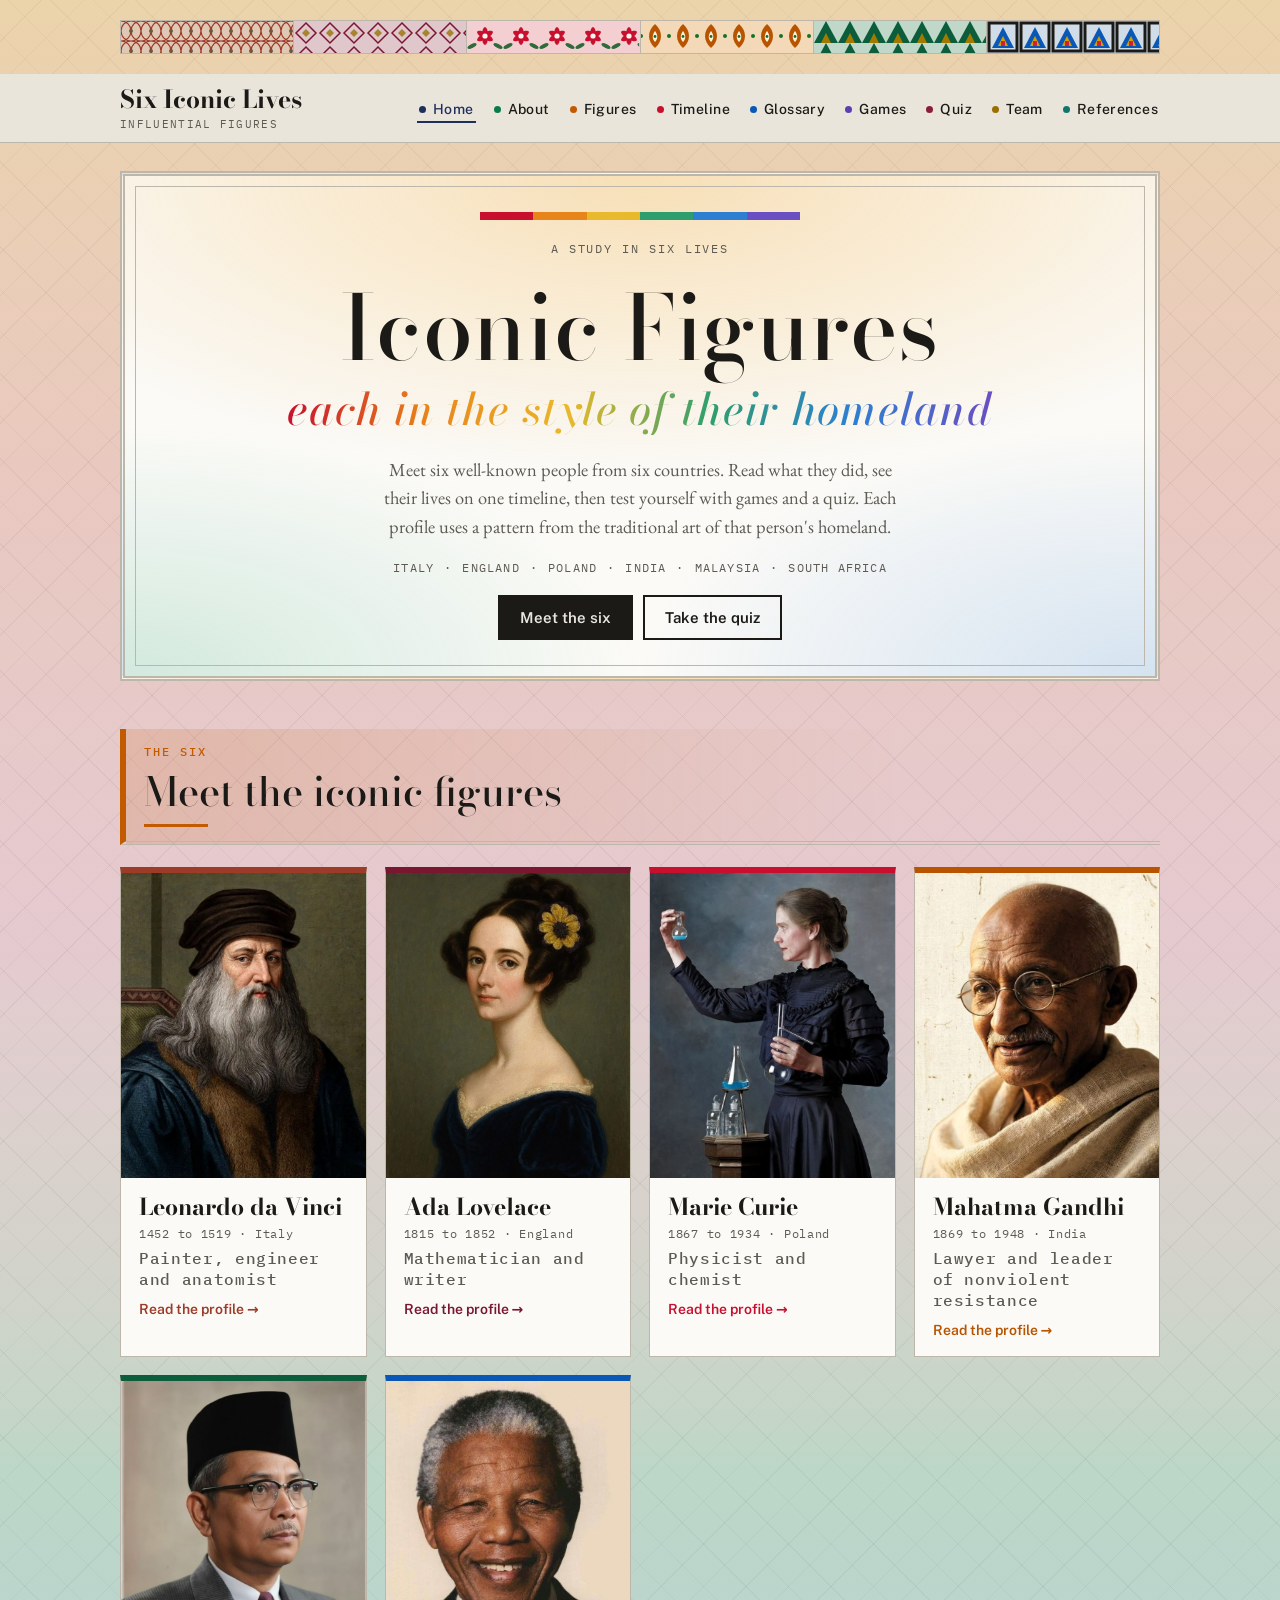
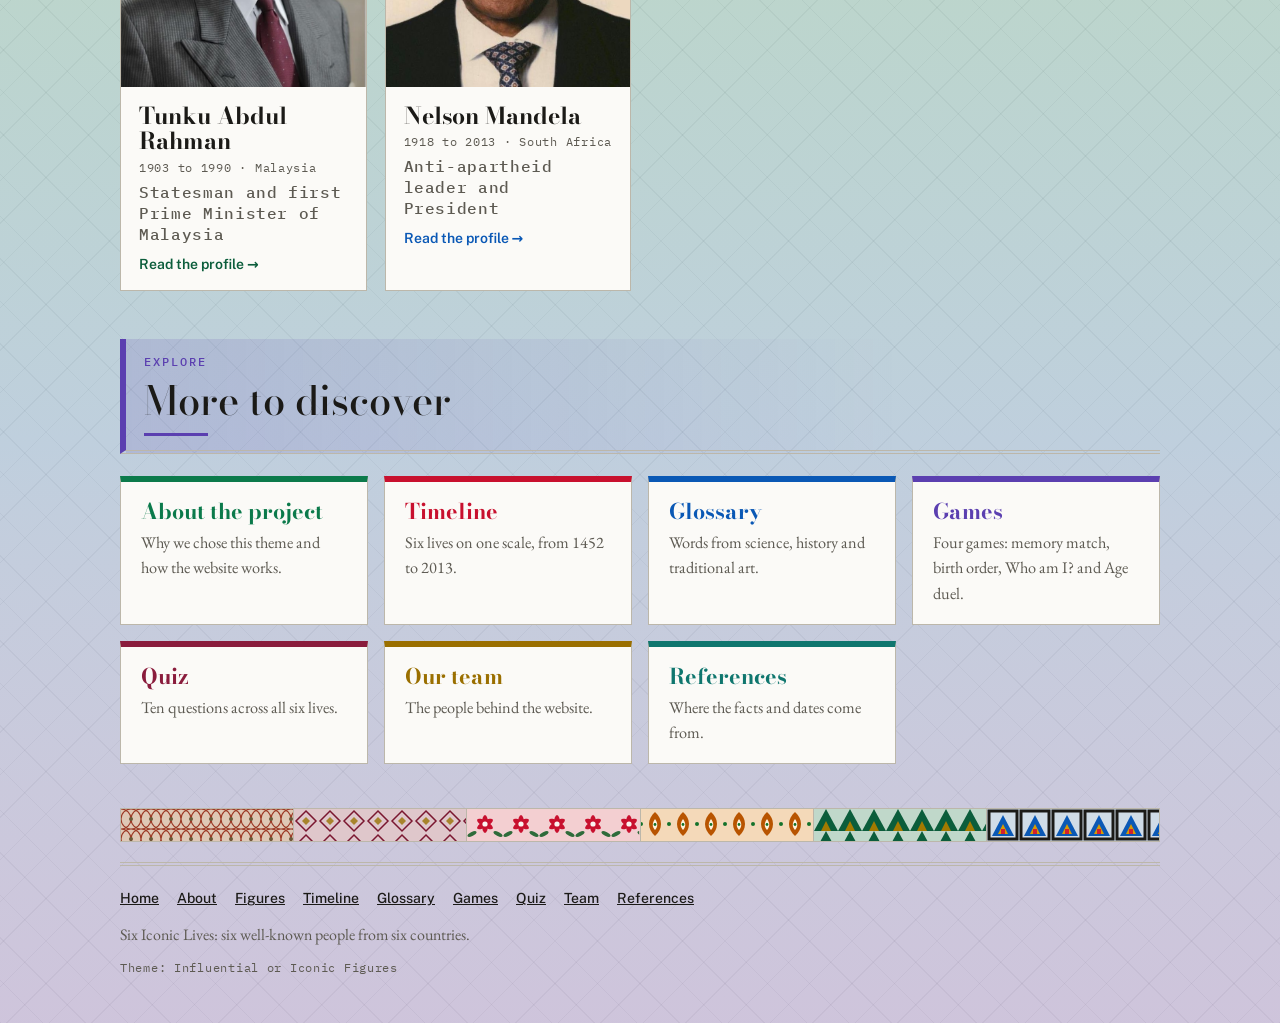
<file: index.html>
<!doctype html>
<html lang="en">
<head>
<meta charset="utf-8">
<meta name="viewport" content="width=device-width, initial-scale=1">
<title>Home | Six Iconic Lives</title>
<meta name="description" content="Six iconic figures from six countries, each presented in the traditional style of their homeland.">
<link rel="preconnect" href="https://fonts.googleapis.com">
<link rel="preconnect" href="https://fonts.gstatic.com" crossorigin>
<link rel="stylesheet" href="https://fonts.googleapis.com/css2?family=Bodoni+Moda:ital,opsz,wght@0,6..96,500;0,6..96,700;1,6..96,500&amp;family=EB+Garamond:ital,wght@0,400;0,500;0,600;1,400&amp;family=IBM+Plex+Mono:wght@400;500&amp;family=Public+Sans:wght@400;500;600&amp;display=swap">
<link rel="stylesheet" href="style.css">
</head>
<body class="p-home">
<a class="skip" href="#main">Skip to the main content</a>
<div class="wrap"><div class="ribbon" aria-hidden="true"><div class="t-leonardo"><svg class="band " width="100%" height="32" aria-hidden="true" focusable="false"><defs><pattern id="p1" width="20" height="20" patternUnits="userSpaceOnUse"><circle cx="0" cy="10" r="10" style="fill:none;stroke:var(--t-accent);stroke-width:1.2"/><circle cx="10" cy="10" r="10" style="fill:none;stroke:var(--t-accent);stroke-width:1.2"/><circle cx="20" cy="10" r="10" style="fill:none;stroke:var(--t-accent);stroke-width:1.2"/><circle cx="10" cy="10" r="2" style="fill:var(--t-accent2)"/></pattern></defs><rect width="100%" height="32" fill="url(#p1)"/></svg></div><div class="t-lovelace"><svg class="band " width="100%" height="32" aria-hidden="true" focusable="false"><defs><pattern id="p2" width="24" height="24" patternUnits="userSpaceOnUse"><polygon points="12,2 22,12 12,22 2,12" style="fill:none;stroke:var(--t-accent);stroke-width:1.5"/><polygon points="12,8 16,12 12,16 8,12" style="fill:var(--t-accent2)"/></pattern></defs><rect width="100%" height="32" fill="url(#p2)"/></svg></div><div class="t-curie"><svg class="band " width="100%" height="32" aria-hidden="true" focusable="false"><defs><pattern id="p3" width="36" height="32" patternUnits="userSpaceOnUse"><g transform="translate(18 15)"><ellipse rx="3.2" ry="9" style="fill:var(--t-accent)"/><ellipse rx="3.2" ry="9" transform="rotate(60)" style="fill:var(--t-accent)"/><ellipse rx="3.2" ry="9" transform="rotate(120)" style="fill:var(--t-accent)"/><circle r="2.6" style="fill:var(--t-bg)"/></g><ellipse cx="5" cy="25" rx="5" ry="2" transform="rotate(-28 5 25)" style="fill:var(--t-accent2)"/><ellipse cx="31" cy="25" rx="5" ry="2" transform="rotate(28 31 25)" style="fill:var(--t-accent2)"/></pattern></defs><rect width="100%" height="32" fill="url(#p3)"/></svg></div><div class="t-gandhi"><svg class="band " width="100%" height="32" aria-hidden="true" focusable="false"><defs><pattern id="p4" width="28" height="30" patternUnits="userSpaceOnUse"><path d="M14 3 C22 10 22 20 14 27 C6 20 6 10 14 3Z" style="fill:var(--t-accent)"/><path d="M14 10 C17 14 17 18 14 21 C11 18 11 14 14 10Z" style="fill:var(--t-bg)"/><circle cx="14" cy="15.5" r="1.4" style="fill:var(--t-accent2)"/><circle cx="0" cy="15" r="2" style="fill:var(--t-accent2)"/><circle cx="28" cy="15" r="2" style="fill:var(--t-accent2)"/></pattern></defs><rect width="100%" height="32" fill="url(#p4)"/></svg></div><div class="t-tunku"><svg class="band " width="100%" height="32" aria-hidden="true" focusable="false"><defs><pattern id="p5" width="24" height="22" patternUnits="userSpaceOnUse"><polygon points="0,22 12,0 24,22" style="fill:var(--t-accent)"/><polygon points="7,22 12,12 17,22" style="fill:var(--t-accent2)"/></pattern></defs><rect width="100%" height="32" fill="url(#p5)"/></svg></div><div class="t-mandela"><svg class="band " width="100%" height="32" aria-hidden="true" focusable="false"><defs><pattern id="p6" width="32" height="32" patternUnits="userSpaceOnUse"><rect x="2" y="2" width="28" height="28" style="fill:none;stroke:var(--t-ink);stroke-width:3"/><polygon points="16,6 27,27 5,27" style="fill:var(--t-accent)"/><polygon points="16,15 21,25 11,25" style="fill:var(--t-accent2)"/><rect x="14" y="20" width="4" height="5" style="fill:var(--t-accent3)"/></pattern></defs><rect width="100%" height="32" fill="url(#p6)"/></svg></div></div></div>
<header class="site-header">
<div class="wrap header-in">
<a class="brand" href="index.html">Six Iconic Lives<small>Influential figures</small></a>
<nav class="nav" aria-label="Main menu"><ul><li><a href="index.html" style="--c:var(--accent)" aria-current="page">Home</a></li><li><a href="about.html" style="--c:var(--c3)">About</a></li><li><a href="index.html#figures" style="--c:var(--c2)">Figures</a></li><li><a href="timeline.html" style="--c:var(--c1)">Timeline</a></li><li><a href="glossary.html" style="--c:var(--c4)">Glossary</a></li><li><a href="games.html" style="--c:var(--c6)">Games</a></li><li><a href="quiz.html" style="--c:var(--c5)">Quiz</a></li><li><a href="team.html" style="--c:var(--c8)">Team</a></li><li><a href="sources.html" style="--c:var(--c7)">References</a></li></ul></nav>
</div>
<div class="progress" aria-hidden="true"><i></i></div>
</header>
<main id="main" class="wrap">

<section class="frame">
<div class="stripe" aria-hidden="true"><i></i><i></i><i></i><i></i><i></i><i></i></div>
<p class="eyebrow">A study in six lives</p>
<h1>Iconic Figures<em>each in the style of their homeland</em></h1>
<p class="lede">Meet six well-known people from six countries. Read what they did, see their lives on one timeline, then test yourself with games and a quiz. Each profile uses a pattern from the traditional art of that person's homeland.</p>
<p class="countries"><span>Italy</span><span>England</span><span>Poland</span><span>India</span><span>Malaysia</span><span>South Africa</span></p>
<div class="btn-row"><a class="btn" href="#figures">Meet the six</a><a class="btn alt" href="quiz.html">Take the quiz</a></div>
</section>
<section class="block" id="figures" style="--sec:var(--c2)">
<div class="section-head"><p class="eyebrow">The six</p><h2>Meet the iconic figures</h2></div>
<div class="cards"><a class="fig-card t-leonardo" href="leonardo.html"><img src="leonardo.jpg" alt="Portrait of Leonardo da Vinci" loading="lazy" style="object-position:50% 20%"><div class="body"><h3>Leonardo da Vinci</h3><p class="years mono">1452 to 1519 · Italy</p><p class="role">Painter, engineer and anatomist</p><span class="more">Read the profile →</span></div></a><a class="fig-card t-lovelace" href="lovelace.html"><img src="lovelace.jpg" alt="Portrait of Ada Lovelace" loading="lazy" style="object-position:50% 20%"><div class="body"><h3>Ada Lovelace</h3><p class="years mono">1815 to 1852 · England</p><p class="role">Mathematician and writer</p><span class="more">Read the profile →</span></div></a><a class="fig-card t-curie" href="curie.html"><img src="curie.jpg" alt="Portrait of Marie Curie" loading="lazy" style="object-position:50% 30%"><div class="body"><h3>Marie Curie</h3><p class="years mono">1867 to 1934 · Poland</p><p class="role">Physicist and chemist</p><span class="more">Read the profile →</span></div></a><a class="fig-card t-gandhi" href="gandhi.html"><img src="gandhi.jpg" alt="Portrait of Mahatma Gandhi" loading="lazy" style="object-position:50% 25%"><div class="body"><h3>Mahatma Gandhi</h3><p class="years mono">1869 to 1948 · India</p><p class="role">Lawyer and leader of nonviolent resistance</p><span class="more">Read the profile →</span></div></a><a class="fig-card t-tunku" href="tunku.html"><img src="tunku.jpg" alt="Portrait of Tunku Abdul Rahman" loading="lazy" style="object-position:50% 20%"><div class="body"><h3>Tunku Abdul Rahman</h3><p class="years mono">1903 to 1990 · Malaysia</p><p class="role">Statesman and first Prime Minister of Malaysia</p><span class="more">Read the profile →</span></div></a><a class="fig-card t-mandela" href="mandela.html"><img src="mandela.jpg" alt="Portrait of Nelson Mandela" loading="lazy" style="object-position:50% 20%"><div class="body"><h3>Nelson Mandela</h3><p class="years mono">1918 to 2013 · South Africa</p><p class="role">Anti-apartheid leader and President</p><span class="more">Read the profile →</span></div></a></div>
</section>
<section class="block" style="--sec:var(--c6)">
<div class="section-head"><p class="eyebrow">Explore</p><h2>More to discover</h2></div>
<div class="tiles"><a class="tile" href="about.html" style="--c:var(--c3)"><h3>About the project</h3><p>Why we chose this theme and how the website works.</p></a><a class="tile" href="timeline.html" style="--c:var(--c1)"><h3>Timeline</h3><p>Six lives on one scale, from 1452 to 2013.</p></a><a class="tile" href="glossary.html" style="--c:var(--c4)"><h3>Glossary</h3><p>Words from science, history and traditional art.</p></a><a class="tile" href="games.html" style="--c:var(--c6)"><h3>Games</h3><p>Four games: memory match, birth order, Who am I? and Age duel.</p></a><a class="tile" href="quiz.html" style="--c:var(--c5)"><h3>Quiz</h3><p>Ten questions across all six lives.</p></a><a class="tile" href="team.html" style="--c:var(--c8)"><h3>Our team</h3><p>The people behind the website.</p></a><a class="tile" href="sources.html" style="--c:var(--c7)"><h3>References</h3><p>Where the facts and dates come from.</p></a></div>
</section>

</main>
<div class="wrap"><div class="ribbon" aria-hidden="true"><div class="t-leonardo"><svg class="band " width="100%" height="32" aria-hidden="true" focusable="false"><defs><pattern id="p7" width="20" height="20" patternUnits="userSpaceOnUse"><circle cx="0" cy="10" r="10" style="fill:none;stroke:var(--t-accent);stroke-width:1.2"/><circle cx="10" cy="10" r="10" style="fill:none;stroke:var(--t-accent);stroke-width:1.2"/><circle cx="20" cy="10" r="10" style="fill:none;stroke:var(--t-accent);stroke-width:1.2"/><circle cx="10" cy="10" r="2" style="fill:var(--t-accent2)"/></pattern></defs><rect width="100%" height="32" fill="url(#p7)"/></svg></div><div class="t-lovelace"><svg class="band " width="100%" height="32" aria-hidden="true" focusable="false"><defs><pattern id="p8" width="24" height="24" patternUnits="userSpaceOnUse"><polygon points="12,2 22,12 12,22 2,12" style="fill:none;stroke:var(--t-accent);stroke-width:1.5"/><polygon points="12,8 16,12 12,16 8,12" style="fill:var(--t-accent2)"/></pattern></defs><rect width="100%" height="32" fill="url(#p8)"/></svg></div><div class="t-curie"><svg class="band " width="100%" height="32" aria-hidden="true" focusable="false"><defs><pattern id="p9" width="36" height="32" patternUnits="userSpaceOnUse"><g transform="translate(18 15)"><ellipse rx="3.2" ry="9" style="fill:var(--t-accent)"/><ellipse rx="3.2" ry="9" transform="rotate(60)" style="fill:var(--t-accent)"/><ellipse rx="3.2" ry="9" transform="rotate(120)" style="fill:var(--t-accent)"/><circle r="2.6" style="fill:var(--t-bg)"/></g><ellipse cx="5" cy="25" rx="5" ry="2" transform="rotate(-28 5 25)" style="fill:var(--t-accent2)"/><ellipse cx="31" cy="25" rx="5" ry="2" transform="rotate(28 31 25)" style="fill:var(--t-accent2)"/></pattern></defs><rect width="100%" height="32" fill="url(#p9)"/></svg></div><div class="t-gandhi"><svg class="band " width="100%" height="32" aria-hidden="true" focusable="false"><defs><pattern id="p10" width="28" height="30" patternUnits="userSpaceOnUse"><path d="M14 3 C22 10 22 20 14 27 C6 20 6 10 14 3Z" style="fill:var(--t-accent)"/><path d="M14 10 C17 14 17 18 14 21 C11 18 11 14 14 10Z" style="fill:var(--t-bg)"/><circle cx="14" cy="15.5" r="1.4" style="fill:var(--t-accent2)"/><circle cx="0" cy="15" r="2" style="fill:var(--t-accent2)"/><circle cx="28" cy="15" r="2" style="fill:var(--t-accent2)"/></pattern></defs><rect width="100%" height="32" fill="url(#p10)"/></svg></div><div class="t-tunku"><svg class="band " width="100%" height="32" aria-hidden="true" focusable="false"><defs><pattern id="p11" width="24" height="22" patternUnits="userSpaceOnUse"><polygon points="0,22 12,0 24,22" style="fill:var(--t-accent)"/><polygon points="7,22 12,12 17,22" style="fill:var(--t-accent2)"/></pattern></defs><rect width="100%" height="32" fill="url(#p11)"/></svg></div><div class="t-mandela"><svg class="band " width="100%" height="32" aria-hidden="true" focusable="false"><defs><pattern id="p12" width="32" height="32" patternUnits="userSpaceOnUse"><rect x="2" y="2" width="28" height="28" style="fill:none;stroke:var(--t-ink);stroke-width:3"/><polygon points="16,6 27,27 5,27" style="fill:var(--t-accent)"/><polygon points="16,15 21,25 11,25" style="fill:var(--t-accent2)"/><rect x="14" y="20" width="4" height="5" style="fill:var(--t-accent3)"/></pattern></defs><rect width="100%" height="32" fill="url(#p12)"/></svg></div></div>
<footer class="site-footer">
<ul><li><a href="index.html">Home</a></li><li><a href="about.html">About</a></li><li><a href="index.html#figures">Figures</a></li><li><a href="timeline.html">Timeline</a></li><li><a href="glossary.html">Glossary</a></li><li><a href="games.html">Games</a></li><li><a href="quiz.html">Quiz</a></li><li><a href="team.html">Team</a></li><li><a href="sources.html">References</a></li></ul>
<p>Six Iconic Lives: six well-known people from six countries.</p>
<p class="mono">Theme: Influential or Iconic Figures</p>
</footer>
</div>
<script src="data.js"></script>
<script src="script.js"></script>
</body>
</html>
</file>
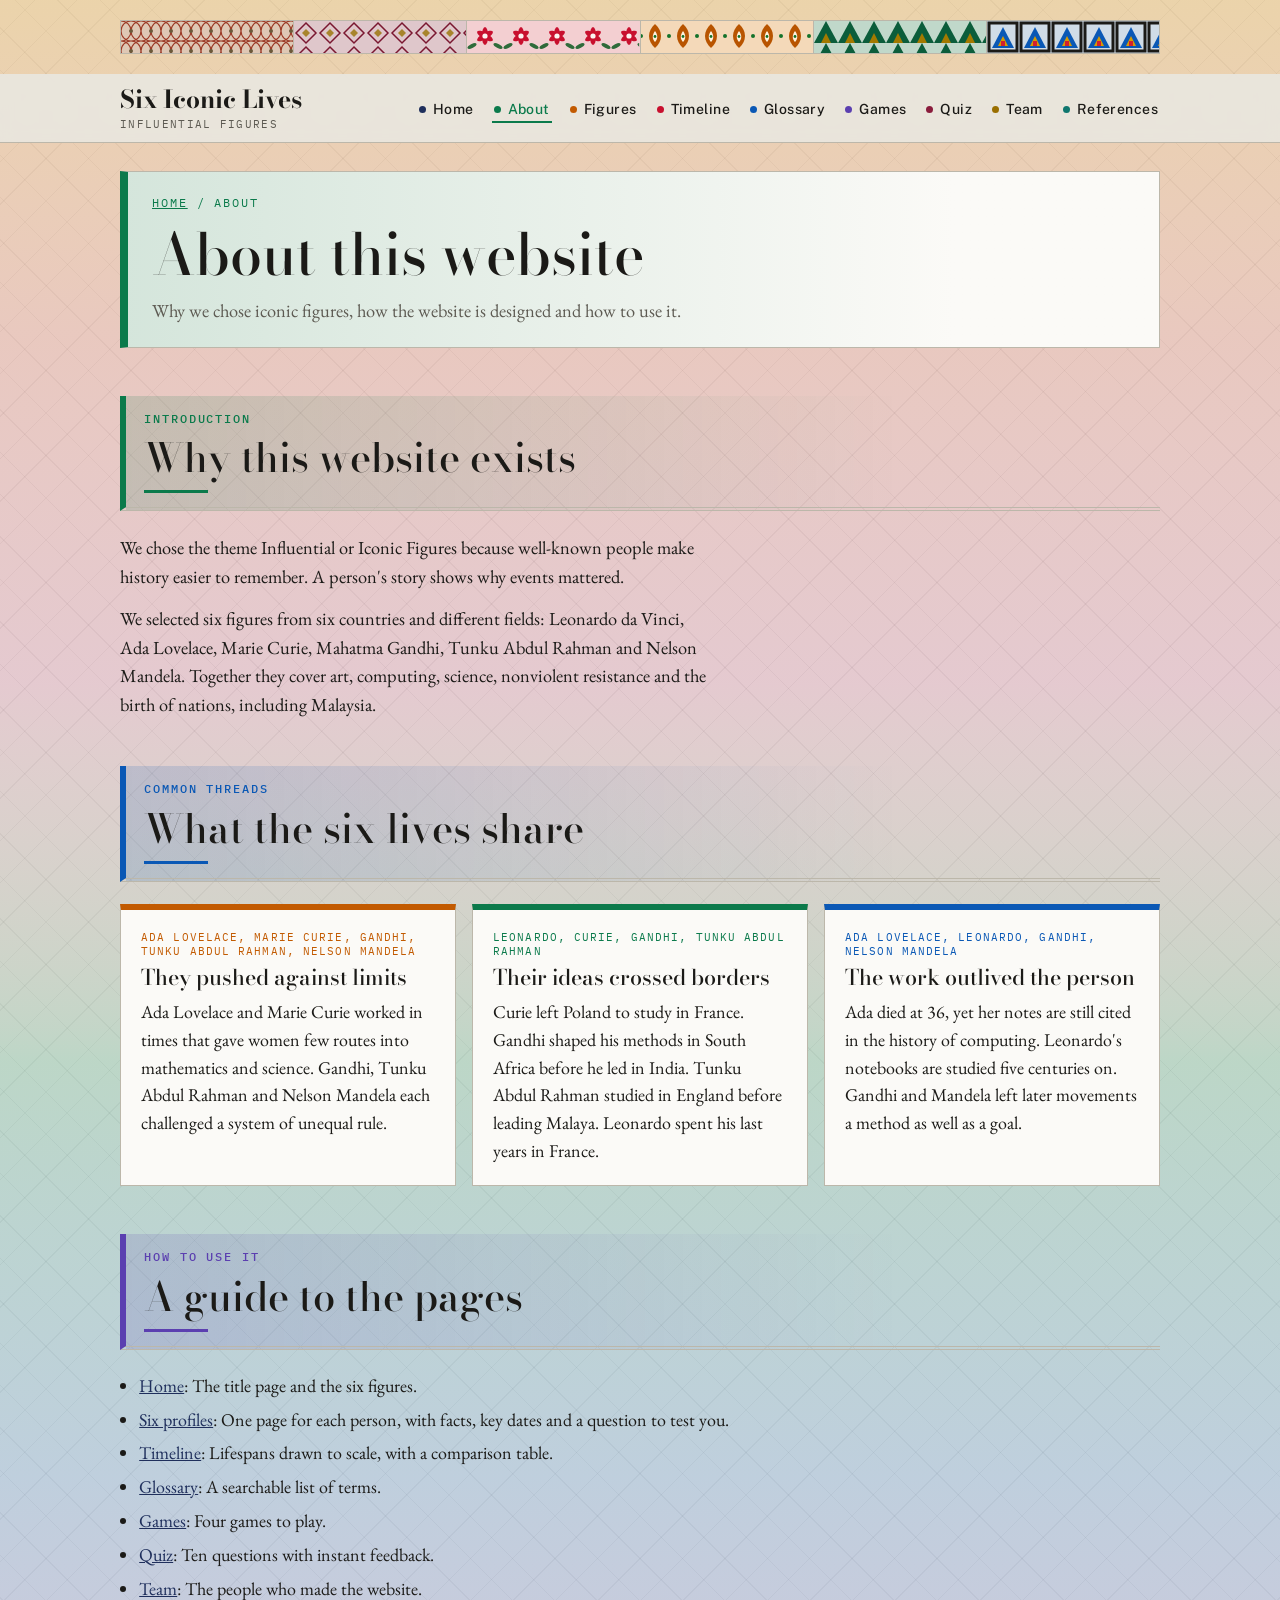
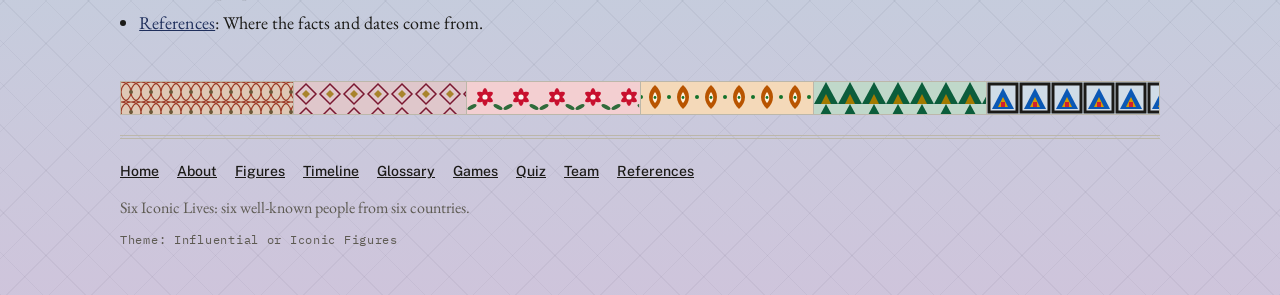
<file: about.html>
<!doctype html>
<html lang="en">
<head>
<meta charset="utf-8">
<meta name="viewport" content="width=device-width, initial-scale=1">
<title>About | Six Iconic Lives</title>
<meta name="description" content="The purpose, concept and structure of the Six Iconic Lives website.">
<link rel="preconnect" href="https://fonts.googleapis.com">
<link rel="preconnect" href="https://fonts.gstatic.com" crossorigin>
<link rel="stylesheet" href="https://fonts.googleapis.com/css2?family=Bodoni+Moda:ital,opsz,wght@0,6..96,500;0,6..96,700;1,6..96,500&amp;family=EB+Garamond:ital,wght@0,400;0,500;0,600;1,400&amp;family=IBM+Plex+Mono:wght@400;500&amp;family=Public+Sans:wght@400;500;600&amp;display=swap">
<link rel="stylesheet" href="style.css">
</head>
<body class="p-about">
<a class="skip" href="#main">Skip to the main content</a>
<div class="wrap"><div class="ribbon" aria-hidden="true"><div class="t-leonardo"><svg class="band " width="100%" height="32" aria-hidden="true" focusable="false"><defs><pattern id="p13" width="20" height="20" patternUnits="userSpaceOnUse"><circle cx="0" cy="10" r="10" style="fill:none;stroke:var(--t-accent);stroke-width:1.2"/><circle cx="10" cy="10" r="10" style="fill:none;stroke:var(--t-accent);stroke-width:1.2"/><circle cx="20" cy="10" r="10" style="fill:none;stroke:var(--t-accent);stroke-width:1.2"/><circle cx="10" cy="10" r="2" style="fill:var(--t-accent2)"/></pattern></defs><rect width="100%" height="32" fill="url(#p13)"/></svg></div><div class="t-lovelace"><svg class="band " width="100%" height="32" aria-hidden="true" focusable="false"><defs><pattern id="p14" width="24" height="24" patternUnits="userSpaceOnUse"><polygon points="12,2 22,12 12,22 2,12" style="fill:none;stroke:var(--t-accent);stroke-width:1.5"/><polygon points="12,8 16,12 12,16 8,12" style="fill:var(--t-accent2)"/></pattern></defs><rect width="100%" height="32" fill="url(#p14)"/></svg></div><div class="t-curie"><svg class="band " width="100%" height="32" aria-hidden="true" focusable="false"><defs><pattern id="p15" width="36" height="32" patternUnits="userSpaceOnUse"><g transform="translate(18 15)"><ellipse rx="3.2" ry="9" style="fill:var(--t-accent)"/><ellipse rx="3.2" ry="9" transform="rotate(60)" style="fill:var(--t-accent)"/><ellipse rx="3.2" ry="9" transform="rotate(120)" style="fill:var(--t-accent)"/><circle r="2.6" style="fill:var(--t-bg)"/></g><ellipse cx="5" cy="25" rx="5" ry="2" transform="rotate(-28 5 25)" style="fill:var(--t-accent2)"/><ellipse cx="31" cy="25" rx="5" ry="2" transform="rotate(28 31 25)" style="fill:var(--t-accent2)"/></pattern></defs><rect width="100%" height="32" fill="url(#p15)"/></svg></div><div class="t-gandhi"><svg class="band " width="100%" height="32" aria-hidden="true" focusable="false"><defs><pattern id="p16" width="28" height="30" patternUnits="userSpaceOnUse"><path d="M14 3 C22 10 22 20 14 27 C6 20 6 10 14 3Z" style="fill:var(--t-accent)"/><path d="M14 10 C17 14 17 18 14 21 C11 18 11 14 14 10Z" style="fill:var(--t-bg)"/><circle cx="14" cy="15.5" r="1.4" style="fill:var(--t-accent2)"/><circle cx="0" cy="15" r="2" style="fill:var(--t-accent2)"/><circle cx="28" cy="15" r="2" style="fill:var(--t-accent2)"/></pattern></defs><rect width="100%" height="32" fill="url(#p16)"/></svg></div><div class="t-tunku"><svg class="band " width="100%" height="32" aria-hidden="true" focusable="false"><defs><pattern id="p17" width="24" height="22" patternUnits="userSpaceOnUse"><polygon points="0,22 12,0 24,22" style="fill:var(--t-accent)"/><polygon points="7,22 12,12 17,22" style="fill:var(--t-accent2)"/></pattern></defs><rect width="100%" height="32" fill="url(#p17)"/></svg></div><div class="t-mandela"><svg class="band " width="100%" height="32" aria-hidden="true" focusable="false"><defs><pattern id="p18" width="32" height="32" patternUnits="userSpaceOnUse"><rect x="2" y="2" width="28" height="28" style="fill:none;stroke:var(--t-ink);stroke-width:3"/><polygon points="16,6 27,27 5,27" style="fill:var(--t-accent)"/><polygon points="16,15 21,25 11,25" style="fill:var(--t-accent2)"/><rect x="14" y="20" width="4" height="5" style="fill:var(--t-accent3)"/></pattern></defs><rect width="100%" height="32" fill="url(#p18)"/></svg></div></div></div>
<header class="site-header">
<div class="wrap header-in">
<a class="brand" href="index.html">Six Iconic Lives<small>Influential figures</small></a>
<nav class="nav" aria-label="Main menu"><ul><li><a href="index.html" style="--c:var(--accent)">Home</a></li><li><a href="about.html" style="--c:var(--c3)" aria-current="page">About</a></li><li><a href="index.html#figures" style="--c:var(--c2)">Figures</a></li><li><a href="timeline.html" style="--c:var(--c1)">Timeline</a></li><li><a href="glossary.html" style="--c:var(--c4)">Glossary</a></li><li><a href="games.html" style="--c:var(--c6)">Games</a></li><li><a href="quiz.html" style="--c:var(--c5)">Quiz</a></li><li><a href="team.html" style="--c:var(--c8)">Team</a></li><li><a href="sources.html" style="--c:var(--c7)">References</a></li></ul></nav>
</div>
<div class="progress" aria-hidden="true"><i></i></div>
</header>
<main id="main" class="wrap">
<section class="page-hero"><p class="eyebrow"><a href="index.html">Home</a> / About</p><h1>About this website</h1><p class="lede">Why we chose iconic figures, how the website is designed and how to use it.</p></section>
<section class="block" style="--sec:var(--c3)">
<div class="section-head"><p class="eyebrow">Introduction</p><h2>Why this website exists</h2></div>
<div class="prose">
<p>We chose the theme Influential or Iconic Figures because well-known people make history easier to remember. A person's story shows why events mattered.</p>
<p>We selected six figures from six countries and different fields: Leonardo da Vinci, Ada Lovelace, Marie Curie, Mahatma Gandhi, Tunku Abdul Rahman and Nelson Mandela. Together they cover art, computing, science, nonviolent resistance and the birth of nations, including Malaysia.</p>
</div>
</section>
<section class="block" style="--sec:var(--c4)">
<div class="section-head"><p class="eyebrow">Common threads</p><h2>What the six lives share</h2></div>
<div class="threads"><article class="thread" style="--c:var(--c2)"><p class="who">Ada Lovelace, Marie Curie, Gandhi, Tunku Abdul Rahman, Nelson Mandela</p><h3>They pushed against limits</h3><p>Ada Lovelace and Marie Curie worked in times that gave women few routes into mathematics and science. Gandhi, Tunku Abdul Rahman and Nelson Mandela each challenged a system of unequal rule.</p></article><article class="thread" style="--c:var(--c3)"><p class="who">Leonardo, Curie, Gandhi, Tunku Abdul Rahman</p><h3>Their ideas crossed borders</h3><p>Curie left Poland to study in France. Gandhi shaped his methods in South Africa before he led in India. Tunku Abdul Rahman studied in England before leading Malaya. Leonardo spent his last years in France.</p></article><article class="thread" style="--c:var(--c4)"><p class="who">Ada Lovelace, Leonardo, Gandhi, Nelson Mandela</p><h3>The work outlived the person</h3><p>Ada died at 36, yet her notes are still cited in the history of computing. Leonardo&#x27;s notebooks are studied five centuries on. Gandhi and Mandela left later movements a method as well as a goal.</p></article></div>
</section>
<section class="block" style="--sec:var(--c6)">
<div class="section-head"><p class="eyebrow">How to use it</p><h2>A guide to the pages</h2></div>
<ul class="plain-list"><li><a href="index.html">Home</a>: The title page and the six figures.</li><li><a href="leonardo.html">Six profiles</a>: One page for each person, with facts, key dates and a question to test you.</li><li><a href="timeline.html">Timeline</a>: Lifespans drawn to scale, with a comparison table.</li><li><a href="glossary.html">Glossary</a>: A searchable list of terms.</li><li><a href="games.html">Games</a>: Four games to play.</li><li><a href="quiz.html">Quiz</a>: Ten questions with instant feedback.</li><li><a href="team.html">Team</a>: The people who made the website.</li><li><a href="sources.html">References</a>: Where the facts and dates come from.</li></ul>
</section>

</main>
<div class="wrap"><div class="ribbon" aria-hidden="true"><div class="t-leonardo"><svg class="band " width="100%" height="32" aria-hidden="true" focusable="false"><defs><pattern id="p19" width="20" height="20" patternUnits="userSpaceOnUse"><circle cx="0" cy="10" r="10" style="fill:none;stroke:var(--t-accent);stroke-width:1.2"/><circle cx="10" cy="10" r="10" style="fill:none;stroke:var(--t-accent);stroke-width:1.2"/><circle cx="20" cy="10" r="10" style="fill:none;stroke:var(--t-accent);stroke-width:1.2"/><circle cx="10" cy="10" r="2" style="fill:var(--t-accent2)"/></pattern></defs><rect width="100%" height="32" fill="url(#p19)"/></svg></div><div class="t-lovelace"><svg class="band " width="100%" height="32" aria-hidden="true" focusable="false"><defs><pattern id="p20" width="24" height="24" patternUnits="userSpaceOnUse"><polygon points="12,2 22,12 12,22 2,12" style="fill:none;stroke:var(--t-accent);stroke-width:1.5"/><polygon points="12,8 16,12 12,16 8,12" style="fill:var(--t-accent2)"/></pattern></defs><rect width="100%" height="32" fill="url(#p20)"/></svg></div><div class="t-curie"><svg class="band " width="100%" height="32" aria-hidden="true" focusable="false"><defs><pattern id="p21" width="36" height="32" patternUnits="userSpaceOnUse"><g transform="translate(18 15)"><ellipse rx="3.2" ry="9" style="fill:var(--t-accent)"/><ellipse rx="3.2" ry="9" transform="rotate(60)" style="fill:var(--t-accent)"/><ellipse rx="3.2" ry="9" transform="rotate(120)" style="fill:var(--t-accent)"/><circle r="2.6" style="fill:var(--t-bg)"/></g><ellipse cx="5" cy="25" rx="5" ry="2" transform="rotate(-28 5 25)" style="fill:var(--t-accent2)"/><ellipse cx="31" cy="25" rx="5" ry="2" transform="rotate(28 31 25)" style="fill:var(--t-accent2)"/></pattern></defs><rect width="100%" height="32" fill="url(#p21)"/></svg></div><div class="t-gandhi"><svg class="band " width="100%" height="32" aria-hidden="true" focusable="false"><defs><pattern id="p22" width="28" height="30" patternUnits="userSpaceOnUse"><path d="M14 3 C22 10 22 20 14 27 C6 20 6 10 14 3Z" style="fill:var(--t-accent)"/><path d="M14 10 C17 14 17 18 14 21 C11 18 11 14 14 10Z" style="fill:var(--t-bg)"/><circle cx="14" cy="15.5" r="1.4" style="fill:var(--t-accent2)"/><circle cx="0" cy="15" r="2" style="fill:var(--t-accent2)"/><circle cx="28" cy="15" r="2" style="fill:var(--t-accent2)"/></pattern></defs><rect width="100%" height="32" fill="url(#p22)"/></svg></div><div class="t-tunku"><svg class="band " width="100%" height="32" aria-hidden="true" focusable="false"><defs><pattern id="p23" width="24" height="22" patternUnits="userSpaceOnUse"><polygon points="0,22 12,0 24,22" style="fill:var(--t-accent)"/><polygon points="7,22 12,12 17,22" style="fill:var(--t-accent2)"/></pattern></defs><rect width="100%" height="32" fill="url(#p23)"/></svg></div><div class="t-mandela"><svg class="band " width="100%" height="32" aria-hidden="true" focusable="false"><defs><pattern id="p24" width="32" height="32" patternUnits="userSpaceOnUse"><rect x="2" y="2" width="28" height="28" style="fill:none;stroke:var(--t-ink);stroke-width:3"/><polygon points="16,6 27,27 5,27" style="fill:var(--t-accent)"/><polygon points="16,15 21,25 11,25" style="fill:var(--t-accent2)"/><rect x="14" y="20" width="4" height="5" style="fill:var(--t-accent3)"/></pattern></defs><rect width="100%" height="32" fill="url(#p24)"/></svg></div></div>
<footer class="site-footer">
<ul><li><a href="index.html">Home</a></li><li><a href="about.html">About</a></li><li><a href="index.html#figures">Figures</a></li><li><a href="timeline.html">Timeline</a></li><li><a href="glossary.html">Glossary</a></li><li><a href="games.html">Games</a></li><li><a href="quiz.html">Quiz</a></li><li><a href="team.html">Team</a></li><li><a href="sources.html">References</a></li></ul>
<p>Six Iconic Lives: six well-known people from six countries.</p>
<p class="mono">Theme: Influential or Iconic Figures</p>
</footer>
</div>
<script src="data.js"></script>
<script src="script.js"></script>
</body>
</html>
</file>
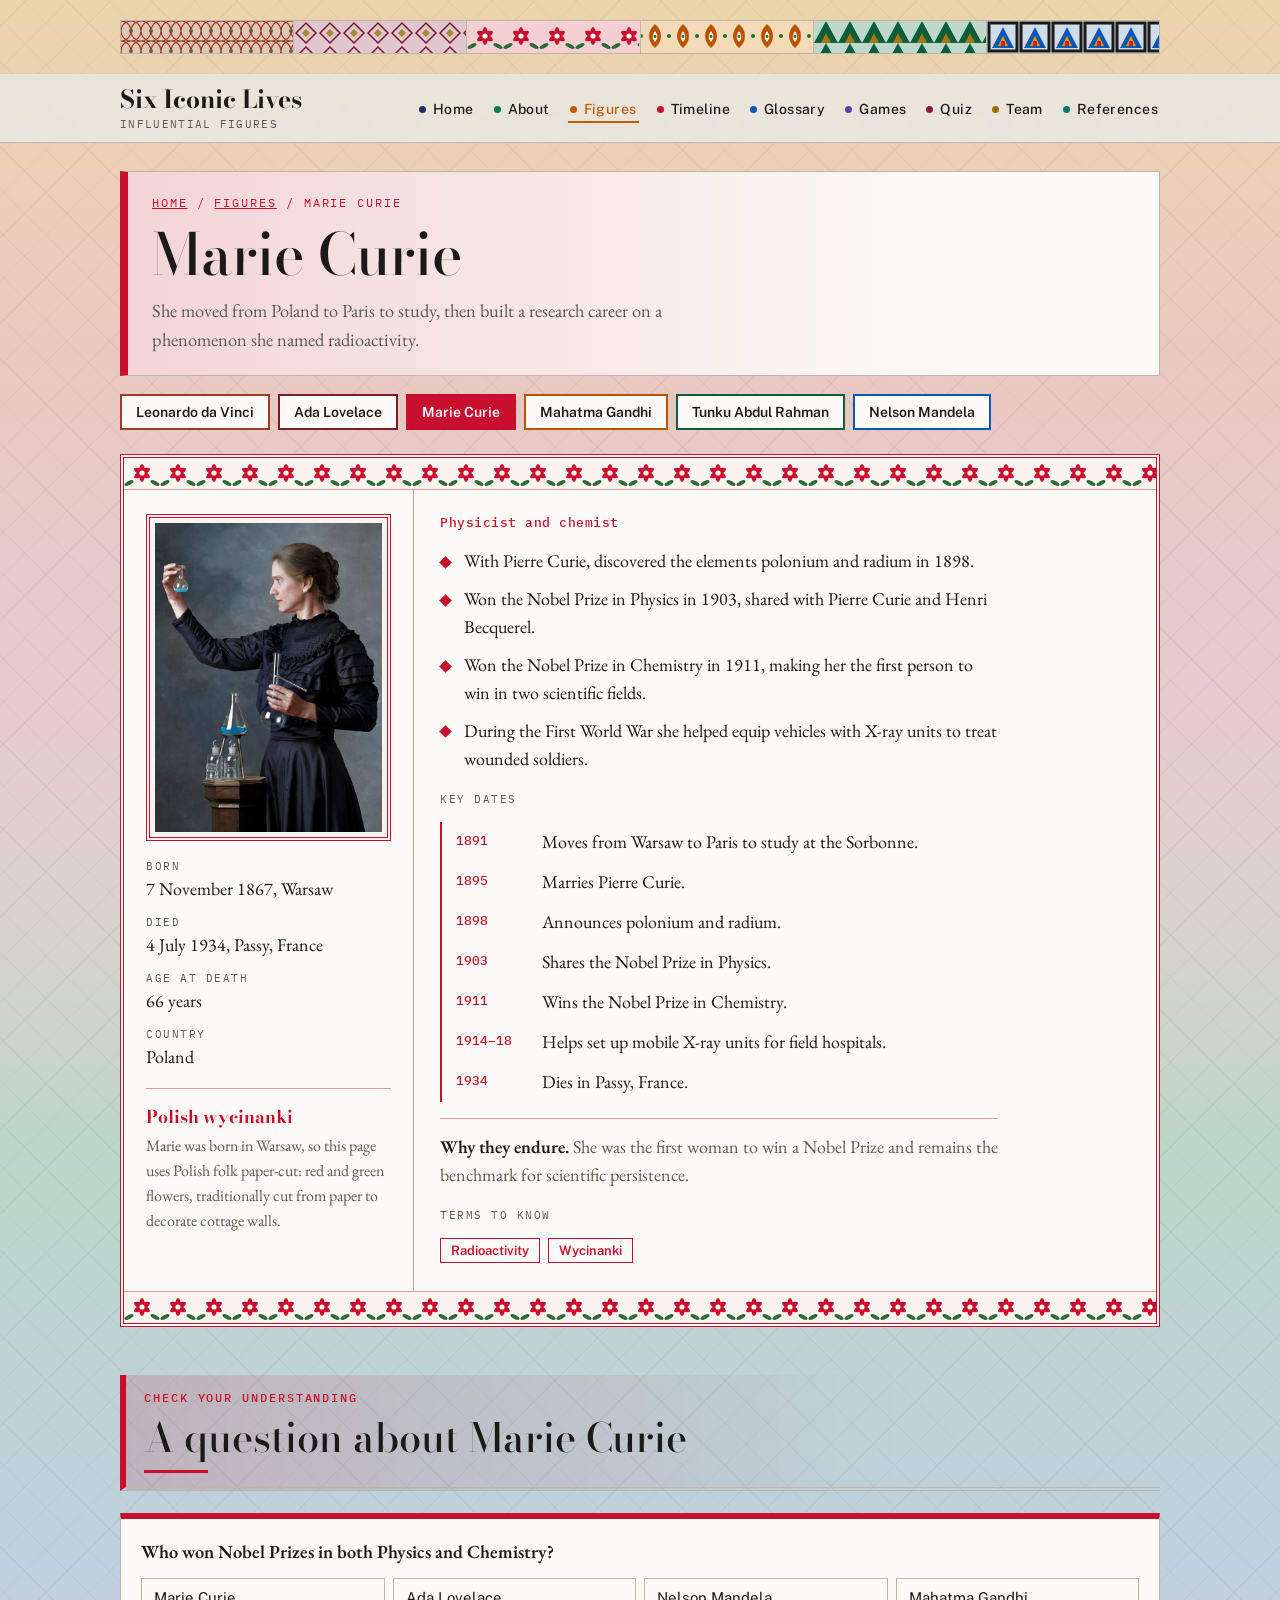
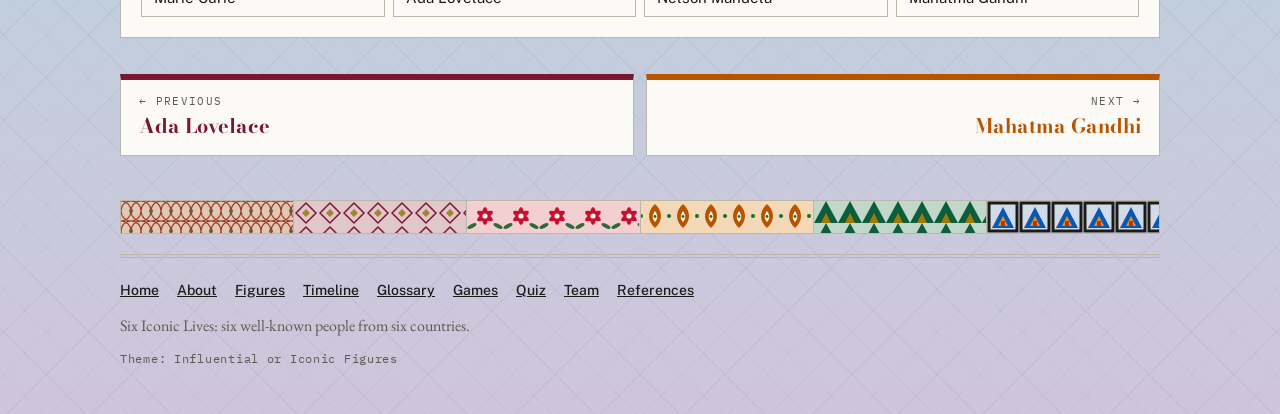
<file: curie.html>
<!doctype html>
<html lang="en">
<head>
<meta charset="utf-8">
<meta name="viewport" content="width=device-width, initial-scale=1">
<title>Marie Curie | Six Iconic Lives</title>
<meta name="description" content="She moved from Poland to Paris to study, then built a research career on a phenomenon she named radioactivity.">
<link rel="preconnect" href="https://fonts.googleapis.com">
<link rel="preconnect" href="https://fonts.gstatic.com" crossorigin>
<link rel="stylesheet" href="https://fonts.googleapis.com/css2?family=Bodoni+Moda:ital,opsz,wght@0,6..96,500;0,6..96,700;1,6..96,500&amp;family=EB+Garamond:ital,wght@0,400;0,500;0,600;1,400&amp;family=IBM+Plex+Mono:wght@400;500&amp;family=Public+Sans:wght@400;500;600&amp;display=swap">
<link rel="stylesheet" href="style.css">
</head>
<body class="fig t-curie">
<a class="skip" href="#main">Skip to the main content</a>
<div class="wrap"><div class="ribbon" aria-hidden="true"><div class="t-leonardo"><svg class="band " width="100%" height="32" aria-hidden="true" focusable="false"><defs><pattern id="p55" width="20" height="20" patternUnits="userSpaceOnUse"><circle cx="0" cy="10" r="10" style="fill:none;stroke:var(--t-accent);stroke-width:1.2"/><circle cx="10" cy="10" r="10" style="fill:none;stroke:var(--t-accent);stroke-width:1.2"/><circle cx="20" cy="10" r="10" style="fill:none;stroke:var(--t-accent);stroke-width:1.2"/><circle cx="10" cy="10" r="2" style="fill:var(--t-accent2)"/></pattern></defs><rect width="100%" height="32" fill="url(#p55)"/></svg></div><div class="t-lovelace"><svg class="band " width="100%" height="32" aria-hidden="true" focusable="false"><defs><pattern id="p56" width="24" height="24" patternUnits="userSpaceOnUse"><polygon points="12,2 22,12 12,22 2,12" style="fill:none;stroke:var(--t-accent);stroke-width:1.5"/><polygon points="12,8 16,12 12,16 8,12" style="fill:var(--t-accent2)"/></pattern></defs><rect width="100%" height="32" fill="url(#p56)"/></svg></div><div class="t-curie"><svg class="band " width="100%" height="32" aria-hidden="true" focusable="false"><defs><pattern id="p57" width="36" height="32" patternUnits="userSpaceOnUse"><g transform="translate(18 15)"><ellipse rx="3.2" ry="9" style="fill:var(--t-accent)"/><ellipse rx="3.2" ry="9" transform="rotate(60)" style="fill:var(--t-accent)"/><ellipse rx="3.2" ry="9" transform="rotate(120)" style="fill:var(--t-accent)"/><circle r="2.6" style="fill:var(--t-bg)"/></g><ellipse cx="5" cy="25" rx="5" ry="2" transform="rotate(-28 5 25)" style="fill:var(--t-accent2)"/><ellipse cx="31" cy="25" rx="5" ry="2" transform="rotate(28 31 25)" style="fill:var(--t-accent2)"/></pattern></defs><rect width="100%" height="32" fill="url(#p57)"/></svg></div><div class="t-gandhi"><svg class="band " width="100%" height="32" aria-hidden="true" focusable="false"><defs><pattern id="p58" width="28" height="30" patternUnits="userSpaceOnUse"><path d="M14 3 C22 10 22 20 14 27 C6 20 6 10 14 3Z" style="fill:var(--t-accent)"/><path d="M14 10 C17 14 17 18 14 21 C11 18 11 14 14 10Z" style="fill:var(--t-bg)"/><circle cx="14" cy="15.5" r="1.4" style="fill:var(--t-accent2)"/><circle cx="0" cy="15" r="2" style="fill:var(--t-accent2)"/><circle cx="28" cy="15" r="2" style="fill:var(--t-accent2)"/></pattern></defs><rect width="100%" height="32" fill="url(#p58)"/></svg></div><div class="t-tunku"><svg class="band " width="100%" height="32" aria-hidden="true" focusable="false"><defs><pattern id="p59" width="24" height="22" patternUnits="userSpaceOnUse"><polygon points="0,22 12,0 24,22" style="fill:var(--t-accent)"/><polygon points="7,22 12,12 17,22" style="fill:var(--t-accent2)"/></pattern></defs><rect width="100%" height="32" fill="url(#p59)"/></svg></div><div class="t-mandela"><svg class="band " width="100%" height="32" aria-hidden="true" focusable="false"><defs><pattern id="p60" width="32" height="32" patternUnits="userSpaceOnUse"><rect x="2" y="2" width="28" height="28" style="fill:none;stroke:var(--t-ink);stroke-width:3"/><polygon points="16,6 27,27 5,27" style="fill:var(--t-accent)"/><polygon points="16,15 21,25 11,25" style="fill:var(--t-accent2)"/><rect x="14" y="20" width="4" height="5" style="fill:var(--t-accent3)"/></pattern></defs><rect width="100%" height="32" fill="url(#p60)"/></svg></div></div></div>
<header class="site-header">
<div class="wrap header-in">
<a class="brand" href="index.html">Six Iconic Lives<small>Influential figures</small></a>
<nav class="nav" aria-label="Main menu"><ul><li><a href="index.html" style="--c:var(--accent)">Home</a></li><li><a href="about.html" style="--c:var(--c3)">About</a></li><li><a href="index.html#figures" style="--c:var(--c2)" aria-current="true">Figures</a></li><li><a href="timeline.html" style="--c:var(--c1)">Timeline</a></li><li><a href="glossary.html" style="--c:var(--c4)">Glossary</a></li><li><a href="games.html" style="--c:var(--c6)">Games</a></li><li><a href="quiz.html" style="--c:var(--c5)">Quiz</a></li><li><a href="team.html" style="--c:var(--c8)">Team</a></li><li><a href="sources.html" style="--c:var(--c7)">References</a></li></ul></nav>
</div>
<div class="progress" aria-hidden="true"><i></i></div>
</header>
<main id="main" class="wrap">
<section class="page-hero"><p class="eyebrow"><a href="index.html">Home</a> / <a href="index.html#figures">Figures</a> / Marie Curie</p><h1>Marie Curie</h1><p class="lede">She moved from Poland to Paris to study, then built a research career on a phenomenon she named radioactivity.</p></section>
<div class="fig-strip" aria-label="Choose a figure"><a class="chip t-leonardo" href="leonardo.html">Leonardo da Vinci</a><a class="chip t-lovelace" href="lovelace.html">Ada Lovelace</a><a class="chip t-curie" href="curie.html" aria-current="page">Marie Curie</a><a class="chip t-gandhi" href="gandhi.html">Mahatma Gandhi</a><a class="chip t-tunku" href="tunku.html">Tunku Abdul Rahman</a><a class="chip t-mandela" href="mandela.html">Nelson Mandela</a></div>
<article class="profile t-curie">
<svg class="band band-top" width="100%" height="32" aria-hidden="true" focusable="false"><defs><pattern id="p53" width="36" height="32" patternUnits="userSpaceOnUse"><g transform="translate(18 15)"><ellipse rx="3.2" ry="9" style="fill:var(--t-accent)"/><ellipse rx="3.2" ry="9" transform="rotate(60)" style="fill:var(--t-accent)"/><ellipse rx="3.2" ry="9" transform="rotate(120)" style="fill:var(--t-accent)"/><circle r="2.6" style="fill:var(--t-bg)"/></g><ellipse cx="5" cy="25" rx="5" ry="2" transform="rotate(-28 5 25)" style="fill:var(--t-accent2)"/><ellipse cx="31" cy="25" rx="5" ry="2" transform="rotate(28 31 25)" style="fill:var(--t-accent2)"/></pattern></defs><rect width="100%" height="32" fill="url(#p53)"/></svg>
<div class="profile-grid">
<div class="profile-side">
<img class="portrait" src="curie.jpg" alt="Portrait of Marie Curie" style="object-position:50% 30%">
<dl class="vitals"><div><dt>Born</dt><dd>7 November 1867, Warsaw</dd></div><div><dt>Died</dt><dd>4 July 1934, Passy, France</dd></div><div><dt>Age at death</dt><dd>66 years</dd></div><div><dt>Country</dt><dd>Poland</dd></div></dl>
<div class="style-note"><strong>Polish wycinanki</strong><span>Marie was born in Warsaw, so this page uses Polish folk paper-cut: red and green flowers, traditionally cut from paper to decorate cottage walls.</span></div>
</div>
<div class="profile-main">
<p class="role">Physicist and chemist</p>
<ul class="facts"><li>With Pierre Curie, discovered the elements polonium and radium in 1898.</li><li>Won the Nobel Prize in Physics in 1903, shared with Pierre Curie and Henri Becquerel.</li><li>Won the Nobel Prize in Chemistry in 1911, making her the first person to win in two scientific fields.</li><li>During the First World War she helped equip vehicles with X-ray units to treat wounded soldiers.</li></ul>
<p class="subhead">Key dates</p>
<ol class="dates"><li><b>1891</b><span>Moves from Warsaw to Paris to study at the Sorbonne.</span></li><li><b>1895</b><span>Marries Pierre Curie.</span></li><li><b>1898</b><span>Announces polonium and radium.</span></li><li><b>1903</b><span>Shares the Nobel Prize in Physics.</span></li><li><b>1911</b><span>Wins the Nobel Prize in Chemistry.</span></li><li><b>1914–18</b><span>Helps set up mobile X-ray units for field hospitals.</span></li><li><b>1934</b><span>Dies in Passy, France.</span></li></ol>
<p class="legacy"><strong>Why they endure.</strong> She was the first woman to win a Nobel Prize and remains the benchmark for scientific persistence.</p>
<p class="subhead">Terms to know</p>
<div class="related"><a href="glossary.html#radioactivity">Radioactivity</a><a href="glossary.html#wycinanki">Wycinanki</a></div>
</div>
</div>
<svg class="band band-bottom" width="100%" height="32" aria-hidden="true" focusable="false"><defs><pattern id="p54" width="36" height="32" patternUnits="userSpaceOnUse"><g transform="translate(18 15)"><ellipse rx="3.2" ry="9" style="fill:var(--t-accent)"/><ellipse rx="3.2" ry="9" transform="rotate(60)" style="fill:var(--t-accent)"/><ellipse rx="3.2" ry="9" transform="rotate(120)" style="fill:var(--t-accent)"/><circle r="2.6" style="fill:var(--t-bg)"/></g><ellipse cx="5" cy="25" rx="5" ry="2" transform="rotate(-28 5 25)" style="fill:var(--t-accent2)"/><ellipse cx="31" cy="25" rx="5" ry="2" transform="rotate(28 31 25)" style="fill:var(--t-accent2)"/></pattern></defs><rect width="100%" height="32" fill="url(#p54)"/></svg>
</article>
<section class="block t-curie" style="--sec:var(--t-accent)">
<div class="section-head"><p class="eyebrow">Check your understanding</p><h2>A question about Marie Curie</h2></div>
<div class="q t-curie" id="check" data-fig="curie"><p class="prompt">This question needs JavaScript. You can find all the questions on the <a href="quiz.html">Quiz page</a>.</p></div>
</section>
<nav class="pager" aria-label="Previous and next figure"><a class="prev" href="lovelace.html" style="--n:#7a1730"><small>← Previous</small><strong>Ada Lovelace</strong></a><a class="next" href="gandhi.html" style="--n:#b85400"><small>Next →</small><strong>Mahatma Gandhi</strong></a></nav>

</main>
<div class="wrap"><div class="ribbon" aria-hidden="true"><div class="t-leonardo"><svg class="band " width="100%" height="32" aria-hidden="true" focusable="false"><defs><pattern id="p61" width="20" height="20" patternUnits="userSpaceOnUse"><circle cx="0" cy="10" r="10" style="fill:none;stroke:var(--t-accent);stroke-width:1.2"/><circle cx="10" cy="10" r="10" style="fill:none;stroke:var(--t-accent);stroke-width:1.2"/><circle cx="20" cy="10" r="10" style="fill:none;stroke:var(--t-accent);stroke-width:1.2"/><circle cx="10" cy="10" r="2" style="fill:var(--t-accent2)"/></pattern></defs><rect width="100%" height="32" fill="url(#p61)"/></svg></div><div class="t-lovelace"><svg class="band " width="100%" height="32" aria-hidden="true" focusable="false"><defs><pattern id="p62" width="24" height="24" patternUnits="userSpaceOnUse"><polygon points="12,2 22,12 12,22 2,12" style="fill:none;stroke:var(--t-accent);stroke-width:1.5"/><polygon points="12,8 16,12 12,16 8,12" style="fill:var(--t-accent2)"/></pattern></defs><rect width="100%" height="32" fill="url(#p62)"/></svg></div><div class="t-curie"><svg class="band " width="100%" height="32" aria-hidden="true" focusable="false"><defs><pattern id="p63" width="36" height="32" patternUnits="userSpaceOnUse"><g transform="translate(18 15)"><ellipse rx="3.2" ry="9" style="fill:var(--t-accent)"/><ellipse rx="3.2" ry="9" transform="rotate(60)" style="fill:var(--t-accent)"/><ellipse rx="3.2" ry="9" transform="rotate(120)" style="fill:var(--t-accent)"/><circle r="2.6" style="fill:var(--t-bg)"/></g><ellipse cx="5" cy="25" rx="5" ry="2" transform="rotate(-28 5 25)" style="fill:var(--t-accent2)"/><ellipse cx="31" cy="25" rx="5" ry="2" transform="rotate(28 31 25)" style="fill:var(--t-accent2)"/></pattern></defs><rect width="100%" height="32" fill="url(#p63)"/></svg></div><div class="t-gandhi"><svg class="band " width="100%" height="32" aria-hidden="true" focusable="false"><defs><pattern id="p64" width="28" height="30" patternUnits="userSpaceOnUse"><path d="M14 3 C22 10 22 20 14 27 C6 20 6 10 14 3Z" style="fill:var(--t-accent)"/><path d="M14 10 C17 14 17 18 14 21 C11 18 11 14 14 10Z" style="fill:var(--t-bg)"/><circle cx="14" cy="15.5" r="1.4" style="fill:var(--t-accent2)"/><circle cx="0" cy="15" r="2" style="fill:var(--t-accent2)"/><circle cx="28" cy="15" r="2" style="fill:var(--t-accent2)"/></pattern></defs><rect width="100%" height="32" fill="url(#p64)"/></svg></div><div class="t-tunku"><svg class="band " width="100%" height="32" aria-hidden="true" focusable="false"><defs><pattern id="p65" width="24" height="22" patternUnits="userSpaceOnUse"><polygon points="0,22 12,0 24,22" style="fill:var(--t-accent)"/><polygon points="7,22 12,12 17,22" style="fill:var(--t-accent2)"/></pattern></defs><rect width="100%" height="32" fill="url(#p65)"/></svg></div><div class="t-mandela"><svg class="band " width="100%" height="32" aria-hidden="true" focusable="false"><defs><pattern id="p66" width="32" height="32" patternUnits="userSpaceOnUse"><rect x="2" y="2" width="28" height="28" style="fill:none;stroke:var(--t-ink);stroke-width:3"/><polygon points="16,6 27,27 5,27" style="fill:var(--t-accent)"/><polygon points="16,15 21,25 11,25" style="fill:var(--t-accent2)"/><rect x="14" y="20" width="4" height="5" style="fill:var(--t-accent3)"/></pattern></defs><rect width="100%" height="32" fill="url(#p66)"/></svg></div></div>
<footer class="site-footer">
<ul><li><a href="index.html">Home</a></li><li><a href="about.html">About</a></li><li><a href="index.html#figures">Figures</a></li><li><a href="timeline.html">Timeline</a></li><li><a href="glossary.html">Glossary</a></li><li><a href="games.html">Games</a></li><li><a href="quiz.html">Quiz</a></li><li><a href="team.html">Team</a></li><li><a href="sources.html">References</a></li></ul>
<p>Six Iconic Lives: six well-known people from six countries.</p>
<p class="mono">Theme: Influential or Iconic Figures</p>
</footer>
</div>
<script src="data.js"></script>
<script src="script.js"></script>
</body>
</html>
</file>
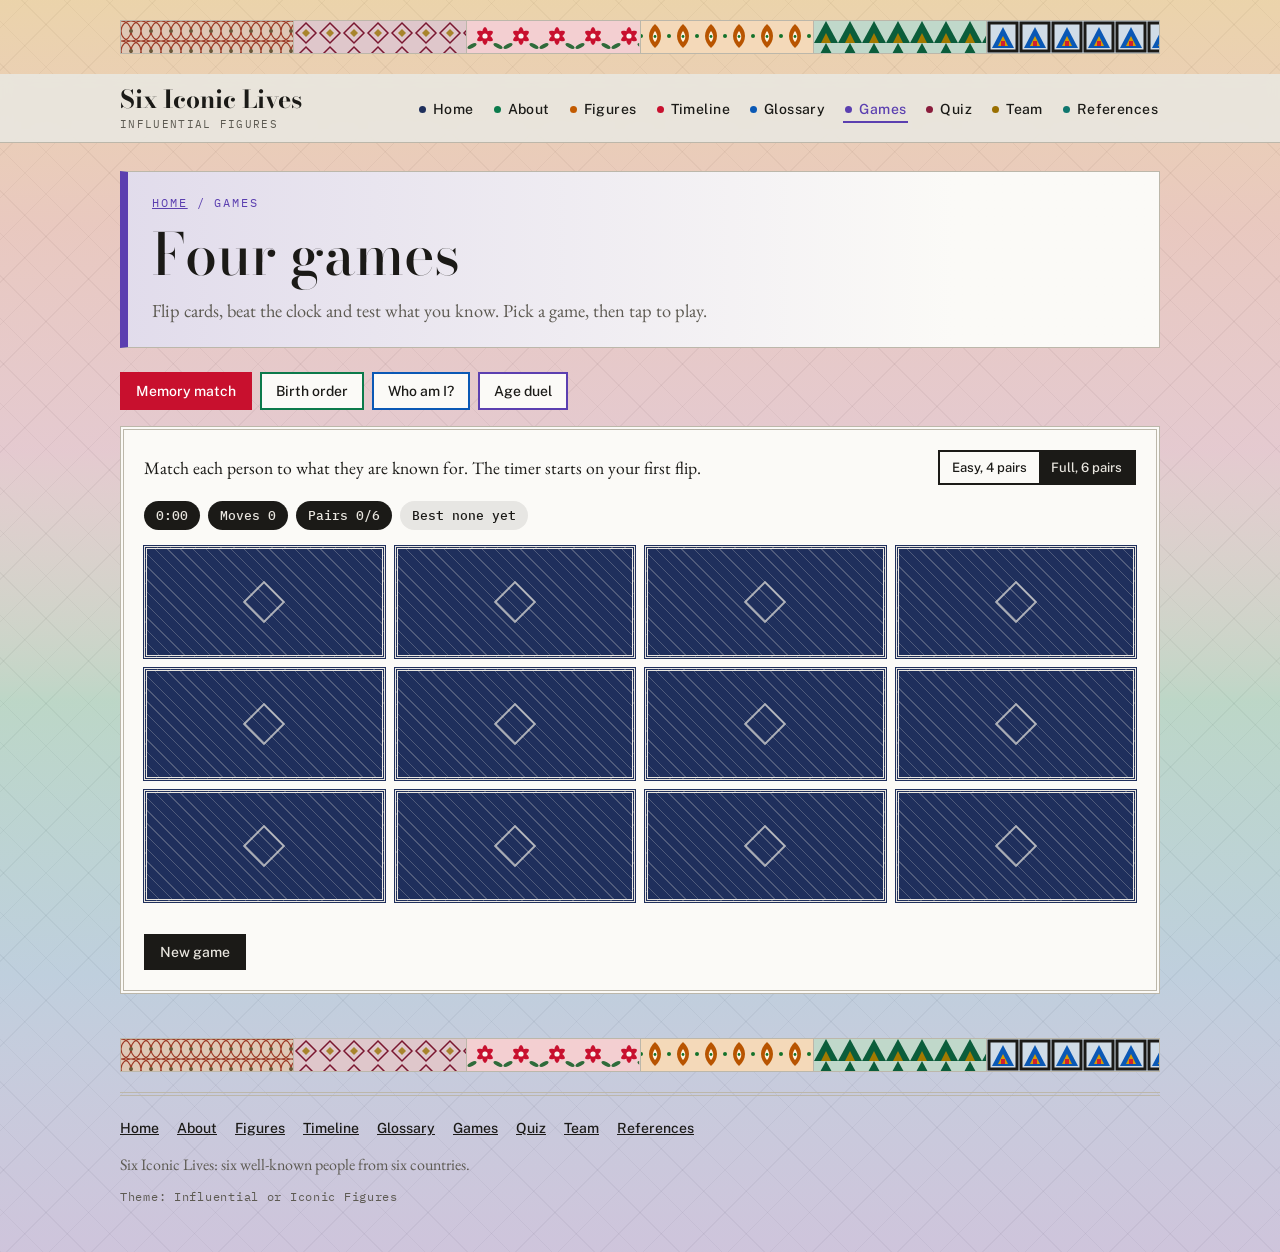
<file: games.html>
<!doctype html>
<html lang="en">
<head>
<meta charset="utf-8">
<meta name="viewport" content="width=device-width, initial-scale=1">
<title>Games | Six Iconic Lives</title>
<meta name="description" content="Four games about six iconic figures: memory match, birth order, Who am I? and Age duel.">
<link rel="preconnect" href="https://fonts.googleapis.com">
<link rel="preconnect" href="https://fonts.gstatic.com" crossorigin>
<link rel="stylesheet" href="https://fonts.googleapis.com/css2?family=Bodoni+Moda:ital,opsz,wght@0,6..96,500;0,6..96,700;1,6..96,500&amp;family=EB+Garamond:ital,wght@0,400;0,500;0,600;1,400&amp;family=IBM+Plex+Mono:wght@400;500&amp;family=Public+Sans:wght@400;500;600&amp;display=swap">
<link rel="stylesheet" href="style.css">
</head>
<body class="p-games">
<a class="skip" href="#main">Skip to the main content</a>
<div class="wrap"><div class="ribbon" aria-hidden="true"><div class="t-leonardo"><svg class="band " width="100%" height="32" aria-hidden="true" focusable="false"><defs><pattern id="p133" width="20" height="20" patternUnits="userSpaceOnUse"><circle cx="0" cy="10" r="10" style="fill:none;stroke:var(--t-accent);stroke-width:1.2"/><circle cx="10" cy="10" r="10" style="fill:none;stroke:var(--t-accent);stroke-width:1.2"/><circle cx="20" cy="10" r="10" style="fill:none;stroke:var(--t-accent);stroke-width:1.2"/><circle cx="10" cy="10" r="2" style="fill:var(--t-accent2)"/></pattern></defs><rect width="100%" height="32" fill="url(#p133)"/></svg></div><div class="t-lovelace"><svg class="band " width="100%" height="32" aria-hidden="true" focusable="false"><defs><pattern id="p134" width="24" height="24" patternUnits="userSpaceOnUse"><polygon points="12,2 22,12 12,22 2,12" style="fill:none;stroke:var(--t-accent);stroke-width:1.5"/><polygon points="12,8 16,12 12,16 8,12" style="fill:var(--t-accent2)"/></pattern></defs><rect width="100%" height="32" fill="url(#p134)"/></svg></div><div class="t-curie"><svg class="band " width="100%" height="32" aria-hidden="true" focusable="false"><defs><pattern id="p135" width="36" height="32" patternUnits="userSpaceOnUse"><g transform="translate(18 15)"><ellipse rx="3.2" ry="9" style="fill:var(--t-accent)"/><ellipse rx="3.2" ry="9" transform="rotate(60)" style="fill:var(--t-accent)"/><ellipse rx="3.2" ry="9" transform="rotate(120)" style="fill:var(--t-accent)"/><circle r="2.6" style="fill:var(--t-bg)"/></g><ellipse cx="5" cy="25" rx="5" ry="2" transform="rotate(-28 5 25)" style="fill:var(--t-accent2)"/><ellipse cx="31" cy="25" rx="5" ry="2" transform="rotate(28 31 25)" style="fill:var(--t-accent2)"/></pattern></defs><rect width="100%" height="32" fill="url(#p135)"/></svg></div><div class="t-gandhi"><svg class="band " width="100%" height="32" aria-hidden="true" focusable="false"><defs><pattern id="p136" width="28" height="30" patternUnits="userSpaceOnUse"><path d="M14 3 C22 10 22 20 14 27 C6 20 6 10 14 3Z" style="fill:var(--t-accent)"/><path d="M14 10 C17 14 17 18 14 21 C11 18 11 14 14 10Z" style="fill:var(--t-bg)"/><circle cx="14" cy="15.5" r="1.4" style="fill:var(--t-accent2)"/><circle cx="0" cy="15" r="2" style="fill:var(--t-accent2)"/><circle cx="28" cy="15" r="2" style="fill:var(--t-accent2)"/></pattern></defs><rect width="100%" height="32" fill="url(#p136)"/></svg></div><div class="t-tunku"><svg class="band " width="100%" height="32" aria-hidden="true" focusable="false"><defs><pattern id="p137" width="24" height="22" patternUnits="userSpaceOnUse"><polygon points="0,22 12,0 24,22" style="fill:var(--t-accent)"/><polygon points="7,22 12,12 17,22" style="fill:var(--t-accent2)"/></pattern></defs><rect width="100%" height="32" fill="url(#p137)"/></svg></div><div class="t-mandela"><svg class="band " width="100%" height="32" aria-hidden="true" focusable="false"><defs><pattern id="p138" width="32" height="32" patternUnits="userSpaceOnUse"><rect x="2" y="2" width="28" height="28" style="fill:none;stroke:var(--t-ink);stroke-width:3"/><polygon points="16,6 27,27 5,27" style="fill:var(--t-accent)"/><polygon points="16,15 21,25 11,25" style="fill:var(--t-accent2)"/><rect x="14" y="20" width="4" height="5" style="fill:var(--t-accent3)"/></pattern></defs><rect width="100%" height="32" fill="url(#p138)"/></svg></div></div></div>
<header class="site-header">
<div class="wrap header-in">
<a class="brand" href="index.html">Six Iconic Lives<small>Influential figures</small></a>
<nav class="nav" aria-label="Main menu"><ul><li><a href="index.html" style="--c:var(--accent)">Home</a></li><li><a href="about.html" style="--c:var(--c3)">About</a></li><li><a href="index.html#figures" style="--c:var(--c2)">Figures</a></li><li><a href="timeline.html" style="--c:var(--c1)">Timeline</a></li><li><a href="glossary.html" style="--c:var(--c4)">Glossary</a></li><li><a href="games.html" style="--c:var(--c6)" aria-current="page">Games</a></li><li><a href="quiz.html" style="--c:var(--c5)">Quiz</a></li><li><a href="team.html" style="--c:var(--c8)">Team</a></li><li><a href="sources.html" style="--c:var(--c7)">References</a></li></ul></nav>
</div>
<div class="progress" aria-hidden="true"><i></i></div>
</header>
<main id="main" class="wrap">
<section class="page-hero"><p class="eyebrow"><a href="index.html">Home</a> / Games</p><h1>Four games</h1><p class="lede">Flip cards, beat the clock and test what you know. Pick a game, then tap to play.</p></section>
<div class="game-tabs" id="game-tabs" role="tablist" aria-label="Choose a game">
<button type="button" class="gtab" role="tab" data-g="memory" aria-selected="true">Memory match</button>
<button type="button" class="gtab" role="tab" data-g="order" aria-selected="false">Birth order</button>
<button type="button" class="gtab" role="tab" data-g="who" aria-selected="false">Who am I?</button>
<button type="button" class="gtab" role="tab" data-g="duel" aria-selected="false">Age duel</button>
</div>
<div class="game" id="g-memory" role="tabpanel"><p>This game needs JavaScript.</p></div>
<div class="game" id="g-order" role="tabpanel" hidden></div>
<div class="game" id="g-who" role="tabpanel" hidden></div>
<div class="game" id="g-duel" role="tabpanel" hidden></div>

</main>
<div class="wrap"><div class="ribbon" aria-hidden="true"><div class="t-leonardo"><svg class="band " width="100%" height="32" aria-hidden="true" focusable="false"><defs><pattern id="p139" width="20" height="20" patternUnits="userSpaceOnUse"><circle cx="0" cy="10" r="10" style="fill:none;stroke:var(--t-accent);stroke-width:1.2"/><circle cx="10" cy="10" r="10" style="fill:none;stroke:var(--t-accent);stroke-width:1.2"/><circle cx="20" cy="10" r="10" style="fill:none;stroke:var(--t-accent);stroke-width:1.2"/><circle cx="10" cy="10" r="2" style="fill:var(--t-accent2)"/></pattern></defs><rect width="100%" height="32" fill="url(#p139)"/></svg></div><div class="t-lovelace"><svg class="band " width="100%" height="32" aria-hidden="true" focusable="false"><defs><pattern id="p140" width="24" height="24" patternUnits="userSpaceOnUse"><polygon points="12,2 22,12 12,22 2,12" style="fill:none;stroke:var(--t-accent);stroke-width:1.5"/><polygon points="12,8 16,12 12,16 8,12" style="fill:var(--t-accent2)"/></pattern></defs><rect width="100%" height="32" fill="url(#p140)"/></svg></div><div class="t-curie"><svg class="band " width="100%" height="32" aria-hidden="true" focusable="false"><defs><pattern id="p141" width="36" height="32" patternUnits="userSpaceOnUse"><g transform="translate(18 15)"><ellipse rx="3.2" ry="9" style="fill:var(--t-accent)"/><ellipse rx="3.2" ry="9" transform="rotate(60)" style="fill:var(--t-accent)"/><ellipse rx="3.2" ry="9" transform="rotate(120)" style="fill:var(--t-accent)"/><circle r="2.6" style="fill:var(--t-bg)"/></g><ellipse cx="5" cy="25" rx="5" ry="2" transform="rotate(-28 5 25)" style="fill:var(--t-accent2)"/><ellipse cx="31" cy="25" rx="5" ry="2" transform="rotate(28 31 25)" style="fill:var(--t-accent2)"/></pattern></defs><rect width="100%" height="32" fill="url(#p141)"/></svg></div><div class="t-gandhi"><svg class="band " width="100%" height="32" aria-hidden="true" focusable="false"><defs><pattern id="p142" width="28" height="30" patternUnits="userSpaceOnUse"><path d="M14 3 C22 10 22 20 14 27 C6 20 6 10 14 3Z" style="fill:var(--t-accent)"/><path d="M14 10 C17 14 17 18 14 21 C11 18 11 14 14 10Z" style="fill:var(--t-bg)"/><circle cx="14" cy="15.5" r="1.4" style="fill:var(--t-accent2)"/><circle cx="0" cy="15" r="2" style="fill:var(--t-accent2)"/><circle cx="28" cy="15" r="2" style="fill:var(--t-accent2)"/></pattern></defs><rect width="100%" height="32" fill="url(#p142)"/></svg></div><div class="t-tunku"><svg class="band " width="100%" height="32" aria-hidden="true" focusable="false"><defs><pattern id="p143" width="24" height="22" patternUnits="userSpaceOnUse"><polygon points="0,22 12,0 24,22" style="fill:var(--t-accent)"/><polygon points="7,22 12,12 17,22" style="fill:var(--t-accent2)"/></pattern></defs><rect width="100%" height="32" fill="url(#p143)"/></svg></div><div class="t-mandela"><svg class="band " width="100%" height="32" aria-hidden="true" focusable="false"><defs><pattern id="p144" width="32" height="32" patternUnits="userSpaceOnUse"><rect x="2" y="2" width="28" height="28" style="fill:none;stroke:var(--t-ink);stroke-width:3"/><polygon points="16,6 27,27 5,27" style="fill:var(--t-accent)"/><polygon points="16,15 21,25 11,25" style="fill:var(--t-accent2)"/><rect x="14" y="20" width="4" height="5" style="fill:var(--t-accent3)"/></pattern></defs><rect width="100%" height="32" fill="url(#p144)"/></svg></div></div>
<footer class="site-footer">
<ul><li><a href="index.html">Home</a></li><li><a href="about.html">About</a></li><li><a href="index.html#figures">Figures</a></li><li><a href="timeline.html">Timeline</a></li><li><a href="glossary.html">Glossary</a></li><li><a href="games.html">Games</a></li><li><a href="quiz.html">Quiz</a></li><li><a href="team.html">Team</a></li><li><a href="sources.html">References</a></li></ul>
<p>Six Iconic Lives: six well-known people from six countries.</p>
<p class="mono">Theme: Influential or Iconic Figures</p>
</footer>
</div>
<script src="data.js"></script>
<script src="script.js"></script>
</body>
</html>
</file>
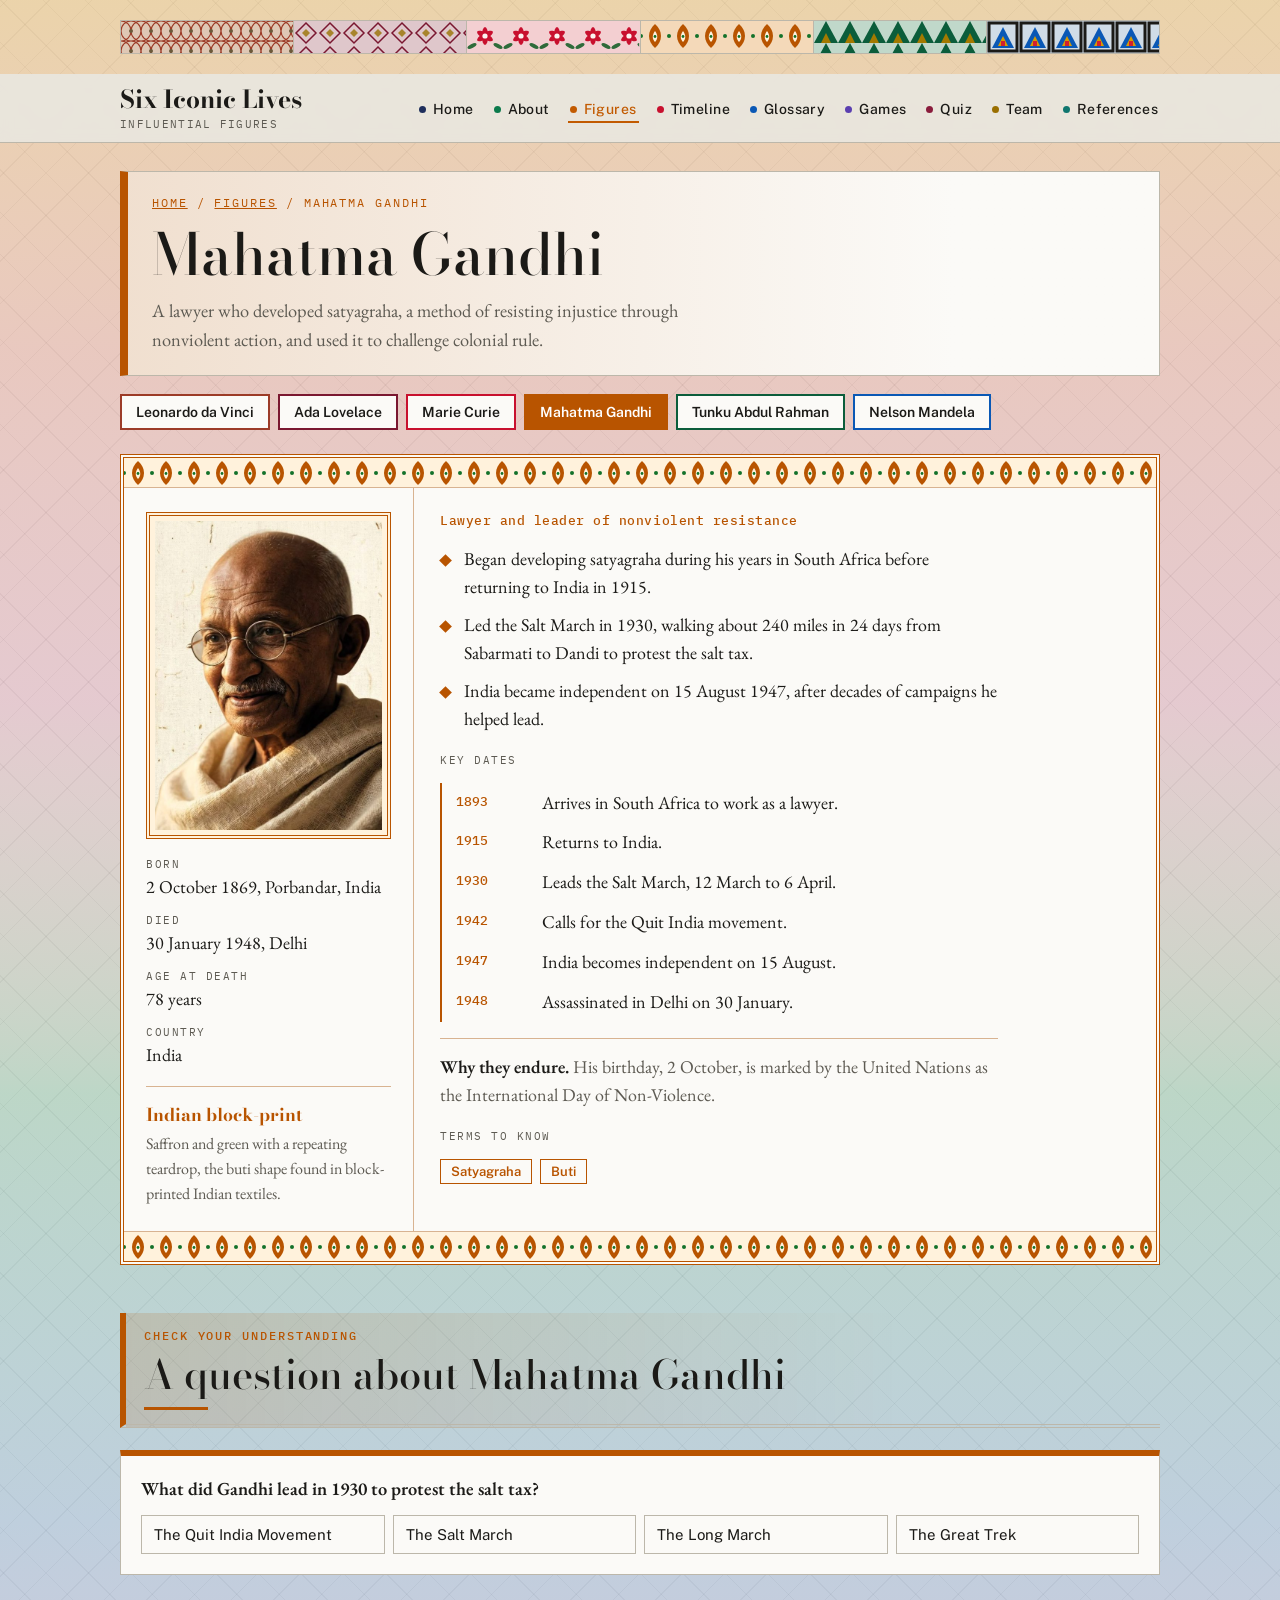
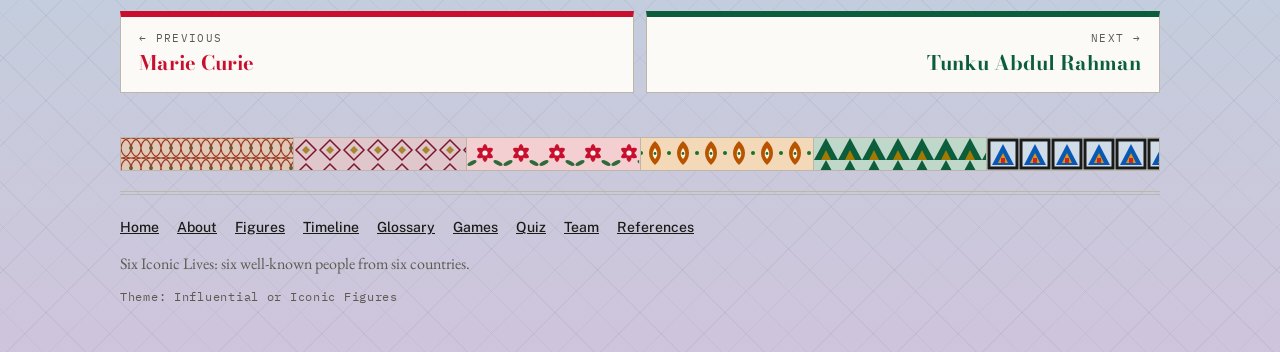
<file: gandhi.html>
<!doctype html>
<html lang="en">
<head>
<meta charset="utf-8">
<meta name="viewport" content="width=device-width, initial-scale=1">
<title>Mahatma Gandhi | Six Iconic Lives</title>
<meta name="description" content="A lawyer who developed satyagraha, a method of resisting injustice through nonviolent action, and used it to challenge colonial rule.">
<link rel="preconnect" href="https://fonts.googleapis.com">
<link rel="preconnect" href="https://fonts.gstatic.com" crossorigin>
<link rel="stylesheet" href="https://fonts.googleapis.com/css2?family=Bodoni+Moda:ital,opsz,wght@0,6..96,500;0,6..96,700;1,6..96,500&amp;family=EB+Garamond:ital,wght@0,400;0,500;0,600;1,400&amp;family=IBM+Plex+Mono:wght@400;500&amp;family=Public+Sans:wght@400;500;600&amp;display=swap">
<link rel="stylesheet" href="style.css">
</head>
<body class="fig t-gandhi">
<a class="skip" href="#main">Skip to the main content</a>
<div class="wrap"><div class="ribbon" aria-hidden="true"><div class="t-leonardo"><svg class="band " width="100%" height="32" aria-hidden="true" focusable="false"><defs><pattern id="p69" width="20" height="20" patternUnits="userSpaceOnUse"><circle cx="0" cy="10" r="10" style="fill:none;stroke:var(--t-accent);stroke-width:1.2"/><circle cx="10" cy="10" r="10" style="fill:none;stroke:var(--t-accent);stroke-width:1.2"/><circle cx="20" cy="10" r="10" style="fill:none;stroke:var(--t-accent);stroke-width:1.2"/><circle cx="10" cy="10" r="2" style="fill:var(--t-accent2)"/></pattern></defs><rect width="100%" height="32" fill="url(#p69)"/></svg></div><div class="t-lovelace"><svg class="band " width="100%" height="32" aria-hidden="true" focusable="false"><defs><pattern id="p70" width="24" height="24" patternUnits="userSpaceOnUse"><polygon points="12,2 22,12 12,22 2,12" style="fill:none;stroke:var(--t-accent);stroke-width:1.5"/><polygon points="12,8 16,12 12,16 8,12" style="fill:var(--t-accent2)"/></pattern></defs><rect width="100%" height="32" fill="url(#p70)"/></svg></div><div class="t-curie"><svg class="band " width="100%" height="32" aria-hidden="true" focusable="false"><defs><pattern id="p71" width="36" height="32" patternUnits="userSpaceOnUse"><g transform="translate(18 15)"><ellipse rx="3.2" ry="9" style="fill:var(--t-accent)"/><ellipse rx="3.2" ry="9" transform="rotate(60)" style="fill:var(--t-accent)"/><ellipse rx="3.2" ry="9" transform="rotate(120)" style="fill:var(--t-accent)"/><circle r="2.6" style="fill:var(--t-bg)"/></g><ellipse cx="5" cy="25" rx="5" ry="2" transform="rotate(-28 5 25)" style="fill:var(--t-accent2)"/><ellipse cx="31" cy="25" rx="5" ry="2" transform="rotate(28 31 25)" style="fill:var(--t-accent2)"/></pattern></defs><rect width="100%" height="32" fill="url(#p71)"/></svg></div><div class="t-gandhi"><svg class="band " width="100%" height="32" aria-hidden="true" focusable="false"><defs><pattern id="p72" width="28" height="30" patternUnits="userSpaceOnUse"><path d="M14 3 C22 10 22 20 14 27 C6 20 6 10 14 3Z" style="fill:var(--t-accent)"/><path d="M14 10 C17 14 17 18 14 21 C11 18 11 14 14 10Z" style="fill:var(--t-bg)"/><circle cx="14" cy="15.5" r="1.4" style="fill:var(--t-accent2)"/><circle cx="0" cy="15" r="2" style="fill:var(--t-accent2)"/><circle cx="28" cy="15" r="2" style="fill:var(--t-accent2)"/></pattern></defs><rect width="100%" height="32" fill="url(#p72)"/></svg></div><div class="t-tunku"><svg class="band " width="100%" height="32" aria-hidden="true" focusable="false"><defs><pattern id="p73" width="24" height="22" patternUnits="userSpaceOnUse"><polygon points="0,22 12,0 24,22" style="fill:var(--t-accent)"/><polygon points="7,22 12,12 17,22" style="fill:var(--t-accent2)"/></pattern></defs><rect width="100%" height="32" fill="url(#p73)"/></svg></div><div class="t-mandela"><svg class="band " width="100%" height="32" aria-hidden="true" focusable="false"><defs><pattern id="p74" width="32" height="32" patternUnits="userSpaceOnUse"><rect x="2" y="2" width="28" height="28" style="fill:none;stroke:var(--t-ink);stroke-width:3"/><polygon points="16,6 27,27 5,27" style="fill:var(--t-accent)"/><polygon points="16,15 21,25 11,25" style="fill:var(--t-accent2)"/><rect x="14" y="20" width="4" height="5" style="fill:var(--t-accent3)"/></pattern></defs><rect width="100%" height="32" fill="url(#p74)"/></svg></div></div></div>
<header class="site-header">
<div class="wrap header-in">
<a class="brand" href="index.html">Six Iconic Lives<small>Influential figures</small></a>
<nav class="nav" aria-label="Main menu"><ul><li><a href="index.html" style="--c:var(--accent)">Home</a></li><li><a href="about.html" style="--c:var(--c3)">About</a></li><li><a href="index.html#figures" style="--c:var(--c2)" aria-current="true">Figures</a></li><li><a href="timeline.html" style="--c:var(--c1)">Timeline</a></li><li><a href="glossary.html" style="--c:var(--c4)">Glossary</a></li><li><a href="games.html" style="--c:var(--c6)">Games</a></li><li><a href="quiz.html" style="--c:var(--c5)">Quiz</a></li><li><a href="team.html" style="--c:var(--c8)">Team</a></li><li><a href="sources.html" style="--c:var(--c7)">References</a></li></ul></nav>
</div>
<div class="progress" aria-hidden="true"><i></i></div>
</header>
<main id="main" class="wrap">
<section class="page-hero"><p class="eyebrow"><a href="index.html">Home</a> / <a href="index.html#figures">Figures</a> / Mahatma Gandhi</p><h1>Mahatma Gandhi</h1><p class="lede">A lawyer who developed satyagraha, a method of resisting injustice through nonviolent action, and used it to challenge colonial rule.</p></section>
<div class="fig-strip" aria-label="Choose a figure"><a class="chip t-leonardo" href="leonardo.html">Leonardo da Vinci</a><a class="chip t-lovelace" href="lovelace.html">Ada Lovelace</a><a class="chip t-curie" href="curie.html">Marie Curie</a><a class="chip t-gandhi" href="gandhi.html" aria-current="page">Mahatma Gandhi</a><a class="chip t-tunku" href="tunku.html">Tunku Abdul Rahman</a><a class="chip t-mandela" href="mandela.html">Nelson Mandela</a></div>
<article class="profile t-gandhi">
<svg class="band band-top" width="100%" height="30" aria-hidden="true" focusable="false"><defs><pattern id="p67" width="28" height="30" patternUnits="userSpaceOnUse"><path d="M14 3 C22 10 22 20 14 27 C6 20 6 10 14 3Z" style="fill:var(--t-accent)"/><path d="M14 10 C17 14 17 18 14 21 C11 18 11 14 14 10Z" style="fill:var(--t-bg)"/><circle cx="14" cy="15.5" r="1.4" style="fill:var(--t-accent2)"/><circle cx="0" cy="15" r="2" style="fill:var(--t-accent2)"/><circle cx="28" cy="15" r="2" style="fill:var(--t-accent2)"/></pattern></defs><rect width="100%" height="30" fill="url(#p67)"/></svg>
<div class="profile-grid">
<div class="profile-side">
<img class="portrait" src="gandhi.jpg" alt="Portrait of Mahatma Gandhi" style="object-position:50% 25%">
<dl class="vitals"><div><dt>Born</dt><dd>2 October 1869, Porbandar, India</dd></div><div><dt>Died</dt><dd>30 January 1948, Delhi</dd></div><div><dt>Age at death</dt><dd>78 years</dd></div><div><dt>Country</dt><dd>India</dd></div></dl>
<div class="style-note"><strong>Indian block-print</strong><span>Saffron and green with a repeating teardrop, the buti shape found in block-printed Indian textiles.</span></div>
</div>
<div class="profile-main">
<p class="role">Lawyer and leader of nonviolent resistance</p>
<ul class="facts"><li>Began developing satyagraha during his years in South Africa before returning to India in 1915.</li><li>Led the Salt March in 1930, walking about 240 miles in 24 days from Sabarmati to Dandi to protest the salt tax.</li><li>India became independent on 15 August 1947, after decades of campaigns he helped lead.</li></ul>
<p class="subhead">Key dates</p>
<ol class="dates"><li><b>1893</b><span>Arrives in South Africa to work as a lawyer.</span></li><li><b>1915</b><span>Returns to India.</span></li><li><b>1930</b><span>Leads the Salt March, 12 March to 6 April.</span></li><li><b>1942</b><span>Calls for the Quit India movement.</span></li><li><b>1947</b><span>India becomes independent on 15 August.</span></li><li><b>1948</b><span>Assassinated in Delhi on 30 January.</span></li></ol>
<p class="legacy"><strong>Why they endure.</strong> His birthday, 2 October, is marked by the United Nations as the International Day of Non-Violence.</p>
<p class="subhead">Terms to know</p>
<div class="related"><a href="glossary.html#satyagraha">Satyagraha</a><a href="glossary.html#buti">Buti</a></div>
</div>
</div>
<svg class="band band-bottom" width="100%" height="30" aria-hidden="true" focusable="false"><defs><pattern id="p68" width="28" height="30" patternUnits="userSpaceOnUse"><path d="M14 3 C22 10 22 20 14 27 C6 20 6 10 14 3Z" style="fill:var(--t-accent)"/><path d="M14 10 C17 14 17 18 14 21 C11 18 11 14 14 10Z" style="fill:var(--t-bg)"/><circle cx="14" cy="15.5" r="1.4" style="fill:var(--t-accent2)"/><circle cx="0" cy="15" r="2" style="fill:var(--t-accent2)"/><circle cx="28" cy="15" r="2" style="fill:var(--t-accent2)"/></pattern></defs><rect width="100%" height="30" fill="url(#p68)"/></svg>
</article>
<section class="block t-gandhi" style="--sec:var(--t-accent)">
<div class="section-head"><p class="eyebrow">Check your understanding</p><h2>A question about Mahatma Gandhi</h2></div>
<div class="q t-gandhi" id="check" data-fig="gandhi"><p class="prompt">This question needs JavaScript. You can find all the questions on the <a href="quiz.html">Quiz page</a>.</p></div>
</section>
<nav class="pager" aria-label="Previous and next figure"><a class="prev" href="curie.html" style="--n:#c8102e"><small>← Previous</small><strong>Marie Curie</strong></a><a class="next" href="tunku.html" style="--n:#0b5d3b"><small>Next →</small><strong>Tunku Abdul Rahman</strong></a></nav>

</main>
<div class="wrap"><div class="ribbon" aria-hidden="true"><div class="t-leonardo"><svg class="band " width="100%" height="32" aria-hidden="true" focusable="false"><defs><pattern id="p75" width="20" height="20" patternUnits="userSpaceOnUse"><circle cx="0" cy="10" r="10" style="fill:none;stroke:var(--t-accent);stroke-width:1.2"/><circle cx="10" cy="10" r="10" style="fill:none;stroke:var(--t-accent);stroke-width:1.2"/><circle cx="20" cy="10" r="10" style="fill:none;stroke:var(--t-accent);stroke-width:1.2"/><circle cx="10" cy="10" r="2" style="fill:var(--t-accent2)"/></pattern></defs><rect width="100%" height="32" fill="url(#p75)"/></svg></div><div class="t-lovelace"><svg class="band " width="100%" height="32" aria-hidden="true" focusable="false"><defs><pattern id="p76" width="24" height="24" patternUnits="userSpaceOnUse"><polygon points="12,2 22,12 12,22 2,12" style="fill:none;stroke:var(--t-accent);stroke-width:1.5"/><polygon points="12,8 16,12 12,16 8,12" style="fill:var(--t-accent2)"/></pattern></defs><rect width="100%" height="32" fill="url(#p76)"/></svg></div><div class="t-curie"><svg class="band " width="100%" height="32" aria-hidden="true" focusable="false"><defs><pattern id="p77" width="36" height="32" patternUnits="userSpaceOnUse"><g transform="translate(18 15)"><ellipse rx="3.2" ry="9" style="fill:var(--t-accent)"/><ellipse rx="3.2" ry="9" transform="rotate(60)" style="fill:var(--t-accent)"/><ellipse rx="3.2" ry="9" transform="rotate(120)" style="fill:var(--t-accent)"/><circle r="2.6" style="fill:var(--t-bg)"/></g><ellipse cx="5" cy="25" rx="5" ry="2" transform="rotate(-28 5 25)" style="fill:var(--t-accent2)"/><ellipse cx="31" cy="25" rx="5" ry="2" transform="rotate(28 31 25)" style="fill:var(--t-accent2)"/></pattern></defs><rect width="100%" height="32" fill="url(#p77)"/></svg></div><div class="t-gandhi"><svg class="band " width="100%" height="32" aria-hidden="true" focusable="false"><defs><pattern id="p78" width="28" height="30" patternUnits="userSpaceOnUse"><path d="M14 3 C22 10 22 20 14 27 C6 20 6 10 14 3Z" style="fill:var(--t-accent)"/><path d="M14 10 C17 14 17 18 14 21 C11 18 11 14 14 10Z" style="fill:var(--t-bg)"/><circle cx="14" cy="15.5" r="1.4" style="fill:var(--t-accent2)"/><circle cx="0" cy="15" r="2" style="fill:var(--t-accent2)"/><circle cx="28" cy="15" r="2" style="fill:var(--t-accent2)"/></pattern></defs><rect width="100%" height="32" fill="url(#p78)"/></svg></div><div class="t-tunku"><svg class="band " width="100%" height="32" aria-hidden="true" focusable="false"><defs><pattern id="p79" width="24" height="22" patternUnits="userSpaceOnUse"><polygon points="0,22 12,0 24,22" style="fill:var(--t-accent)"/><polygon points="7,22 12,12 17,22" style="fill:var(--t-accent2)"/></pattern></defs><rect width="100%" height="32" fill="url(#p79)"/></svg></div><div class="t-mandela"><svg class="band " width="100%" height="32" aria-hidden="true" focusable="false"><defs><pattern id="p80" width="32" height="32" patternUnits="userSpaceOnUse"><rect x="2" y="2" width="28" height="28" style="fill:none;stroke:var(--t-ink);stroke-width:3"/><polygon points="16,6 27,27 5,27" style="fill:var(--t-accent)"/><polygon points="16,15 21,25 11,25" style="fill:var(--t-accent2)"/><rect x="14" y="20" width="4" height="5" style="fill:var(--t-accent3)"/></pattern></defs><rect width="100%" height="32" fill="url(#p80)"/></svg></div></div>
<footer class="site-footer">
<ul><li><a href="index.html">Home</a></li><li><a href="about.html">About</a></li><li><a href="index.html#figures">Figures</a></li><li><a href="timeline.html">Timeline</a></li><li><a href="glossary.html">Glossary</a></li><li><a href="games.html">Games</a></li><li><a href="quiz.html">Quiz</a></li><li><a href="team.html">Team</a></li><li><a href="sources.html">References</a></li></ul>
<p>Six Iconic Lives: six well-known people from six countries.</p>
<p class="mono">Theme: Influential or Iconic Figures</p>
</footer>
</div>
<script src="data.js"></script>
<script src="script.js"></script>
</body>
</html>
</file>
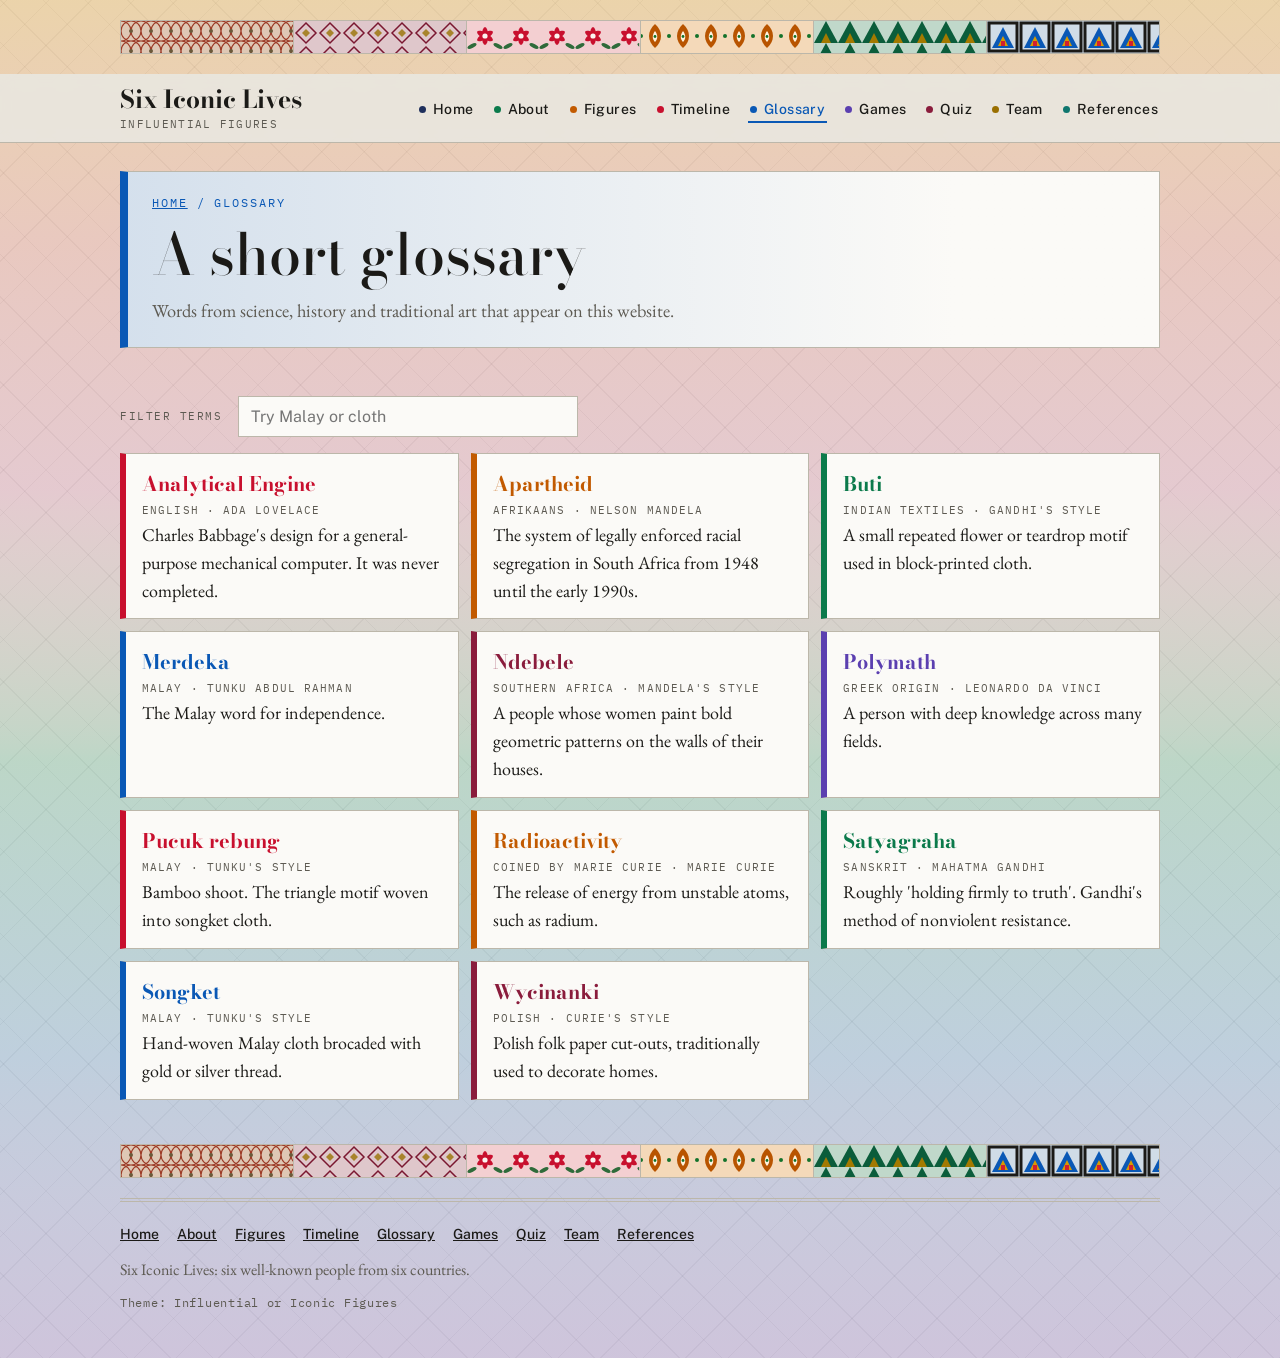
<file: glossary.html>
<!doctype html>
<html lang="en">
<head>
<meta charset="utf-8">
<meta name="viewport" content="width=device-width, initial-scale=1">
<title>Glossary | Six Iconic Lives</title>
<meta name="description" content="A searchable glossary of terms used on the Six Iconic Lives website.">
<link rel="preconnect" href="https://fonts.googleapis.com">
<link rel="preconnect" href="https://fonts.gstatic.com" crossorigin>
<link rel="stylesheet" href="https://fonts.googleapis.com/css2?family=Bodoni+Moda:ital,opsz,wght@0,6..96,500;0,6..96,700;1,6..96,500&amp;family=EB+Garamond:ital,wght@0,400;0,500;0,600;1,400&amp;family=IBM+Plex+Mono:wght@400;500&amp;family=Public+Sans:wght@400;500;600&amp;display=swap">
<link rel="stylesheet" href="style.css">
</head>
<body class="p-glossary">
<a class="skip" href="#main">Skip to the main content</a>
<div class="wrap"><div class="ribbon" aria-hidden="true"><div class="t-leonardo"><svg class="band " width="100%" height="32" aria-hidden="true" focusable="false"><defs><pattern id="p121" width="20" height="20" patternUnits="userSpaceOnUse"><circle cx="0" cy="10" r="10" style="fill:none;stroke:var(--t-accent);stroke-width:1.2"/><circle cx="10" cy="10" r="10" style="fill:none;stroke:var(--t-accent);stroke-width:1.2"/><circle cx="20" cy="10" r="10" style="fill:none;stroke:var(--t-accent);stroke-width:1.2"/><circle cx="10" cy="10" r="2" style="fill:var(--t-accent2)"/></pattern></defs><rect width="100%" height="32" fill="url(#p121)"/></svg></div><div class="t-lovelace"><svg class="band " width="100%" height="32" aria-hidden="true" focusable="false"><defs><pattern id="p122" width="24" height="24" patternUnits="userSpaceOnUse"><polygon points="12,2 22,12 12,22 2,12" style="fill:none;stroke:var(--t-accent);stroke-width:1.5"/><polygon points="12,8 16,12 12,16 8,12" style="fill:var(--t-accent2)"/></pattern></defs><rect width="100%" height="32" fill="url(#p122)"/></svg></div><div class="t-curie"><svg class="band " width="100%" height="32" aria-hidden="true" focusable="false"><defs><pattern id="p123" width="36" height="32" patternUnits="userSpaceOnUse"><g transform="translate(18 15)"><ellipse rx="3.2" ry="9" style="fill:var(--t-accent)"/><ellipse rx="3.2" ry="9" transform="rotate(60)" style="fill:var(--t-accent)"/><ellipse rx="3.2" ry="9" transform="rotate(120)" style="fill:var(--t-accent)"/><circle r="2.6" style="fill:var(--t-bg)"/></g><ellipse cx="5" cy="25" rx="5" ry="2" transform="rotate(-28 5 25)" style="fill:var(--t-accent2)"/><ellipse cx="31" cy="25" rx="5" ry="2" transform="rotate(28 31 25)" style="fill:var(--t-accent2)"/></pattern></defs><rect width="100%" height="32" fill="url(#p123)"/></svg></div><div class="t-gandhi"><svg class="band " width="100%" height="32" aria-hidden="true" focusable="false"><defs><pattern id="p124" width="28" height="30" patternUnits="userSpaceOnUse"><path d="M14 3 C22 10 22 20 14 27 C6 20 6 10 14 3Z" style="fill:var(--t-accent)"/><path d="M14 10 C17 14 17 18 14 21 C11 18 11 14 14 10Z" style="fill:var(--t-bg)"/><circle cx="14" cy="15.5" r="1.4" style="fill:var(--t-accent2)"/><circle cx="0" cy="15" r="2" style="fill:var(--t-accent2)"/><circle cx="28" cy="15" r="2" style="fill:var(--t-accent2)"/></pattern></defs><rect width="100%" height="32" fill="url(#p124)"/></svg></div><div class="t-tunku"><svg class="band " width="100%" height="32" aria-hidden="true" focusable="false"><defs><pattern id="p125" width="24" height="22" patternUnits="userSpaceOnUse"><polygon points="0,22 12,0 24,22" style="fill:var(--t-accent)"/><polygon points="7,22 12,12 17,22" style="fill:var(--t-accent2)"/></pattern></defs><rect width="100%" height="32" fill="url(#p125)"/></svg></div><div class="t-mandela"><svg class="band " width="100%" height="32" aria-hidden="true" focusable="false"><defs><pattern id="p126" width="32" height="32" patternUnits="userSpaceOnUse"><rect x="2" y="2" width="28" height="28" style="fill:none;stroke:var(--t-ink);stroke-width:3"/><polygon points="16,6 27,27 5,27" style="fill:var(--t-accent)"/><polygon points="16,15 21,25 11,25" style="fill:var(--t-accent2)"/><rect x="14" y="20" width="4" height="5" style="fill:var(--t-accent3)"/></pattern></defs><rect width="100%" height="32" fill="url(#p126)"/></svg></div></div></div>
<header class="site-header">
<div class="wrap header-in">
<a class="brand" href="index.html">Six Iconic Lives<small>Influential figures</small></a>
<nav class="nav" aria-label="Main menu"><ul><li><a href="index.html" style="--c:var(--accent)">Home</a></li><li><a href="about.html" style="--c:var(--c3)">About</a></li><li><a href="index.html#figures" style="--c:var(--c2)">Figures</a></li><li><a href="timeline.html" style="--c:var(--c1)">Timeline</a></li><li><a href="glossary.html" style="--c:var(--c4)" aria-current="page">Glossary</a></li><li><a href="games.html" style="--c:var(--c6)">Games</a></li><li><a href="quiz.html" style="--c:var(--c5)">Quiz</a></li><li><a href="team.html" style="--c:var(--c8)">Team</a></li><li><a href="sources.html" style="--c:var(--c7)">References</a></li></ul></nav>
</div>
<div class="progress" aria-hidden="true"><i></i></div>
</header>
<main id="main" class="wrap">
<section class="page-hero"><p class="eyebrow"><a href="index.html">Home</a> / Glossary</p><h1>A short glossary</h1><p class="lede">Words from science, history and traditional art that appear on this website.</p></section>
<section class="block" style="--sec:var(--c4)">
<div class="gloss-tools"><label for="gloss-filter">Filter terms</label><input id="gloss-filter" type="search" placeholder="Try Malay or cloth" autocomplete="off"></div>
<div class="gloss" id="gloss"><article class="term" id="analytical-engine" data-search="analytical engine english ada lovelace charles babbage&#x27;s design for a general-purpose mechanical computer. it was never completed."><strong>Analytical Engine</strong><span class="tag">English · Ada Lovelace</span><p>Charles Babbage&#x27;s design for a general-purpose mechanical computer. It was never completed.</p></article><article class="term" id="apartheid" data-search="apartheid afrikaans nelson mandela the system of legally enforced racial segregation in south africa from 1948 until the early 1990s."><strong>Apartheid</strong><span class="tag">Afrikaans · Nelson Mandela</span><p>The system of legally enforced racial segregation in South Africa from 1948 until the early 1990s.</p></article><article class="term" id="buti" data-search="buti indian textiles gandhi&#x27;s style a small repeated flower or teardrop motif used in block-printed cloth."><strong>Buti</strong><span class="tag">Indian textiles · Gandhi&#x27;s style</span><p>A small repeated flower or teardrop motif used in block-printed cloth.</p></article><article class="term" id="merdeka" data-search="merdeka malay tunku abdul rahman the malay word for independence."><strong>Merdeka</strong><span class="tag">Malay · Tunku Abdul Rahman</span><p>The Malay word for independence.</p></article><article class="term" id="ndebele" data-search="ndebele southern africa mandela&#x27;s style a people whose women paint bold geometric patterns on the walls of their houses."><strong>Ndebele</strong><span class="tag">Southern Africa · Mandela&#x27;s style</span><p>A people whose women paint bold geometric patterns on the walls of their houses.</p></article><article class="term" id="polymath" data-search="polymath greek origin leonardo da vinci a person with deep knowledge across many fields."><strong>Polymath</strong><span class="tag">Greek origin · Leonardo da Vinci</span><p>A person with deep knowledge across many fields.</p></article><article class="term" id="pucuk-rebung" data-search="pucuk rebung malay tunku&#x27;s style bamboo shoot. the triangle motif woven into songket cloth."><strong>Pucuk rebung</strong><span class="tag">Malay · Tunku&#x27;s style</span><p>Bamboo shoot. The triangle motif woven into songket cloth.</p></article><article class="term" id="radioactivity" data-search="radioactivity coined by marie curie marie curie the release of energy from unstable atoms, such as radium."><strong>Radioactivity</strong><span class="tag">Coined by Marie Curie · Marie Curie</span><p>The release of energy from unstable atoms, such as radium.</p></article><article class="term" id="satyagraha" data-search="satyagraha sanskrit mahatma gandhi roughly &#x27;holding firmly to truth&#x27;. gandhi&#x27;s method of nonviolent resistance."><strong>Satyagraha</strong><span class="tag">Sanskrit · Mahatma Gandhi</span><p>Roughly &#x27;holding firmly to truth&#x27;. Gandhi&#x27;s method of nonviolent resistance.</p></article><article class="term" id="songket" data-search="songket malay tunku&#x27;s style hand-woven malay cloth brocaded with gold or silver thread."><strong>Songket</strong><span class="tag">Malay · Tunku&#x27;s style</span><p>Hand-woven Malay cloth brocaded with gold or silver thread.</p></article><article class="term" id="wycinanki" data-search="wycinanki polish curie&#x27;s style polish folk paper cut-outs, traditionally used to decorate homes."><strong>Wycinanki</strong><span class="tag">Polish · Curie&#x27;s style</span><p>Polish folk paper cut-outs, traditionally used to decorate homes.</p></article></div>
<p class="gloss-empty" id="gloss-empty" hidden>No terms match your search.</p>
</section>

</main>
<div class="wrap"><div class="ribbon" aria-hidden="true"><div class="t-leonardo"><svg class="band " width="100%" height="32" aria-hidden="true" focusable="false"><defs><pattern id="p127" width="20" height="20" patternUnits="userSpaceOnUse"><circle cx="0" cy="10" r="10" style="fill:none;stroke:var(--t-accent);stroke-width:1.2"/><circle cx="10" cy="10" r="10" style="fill:none;stroke:var(--t-accent);stroke-width:1.2"/><circle cx="20" cy="10" r="10" style="fill:none;stroke:var(--t-accent);stroke-width:1.2"/><circle cx="10" cy="10" r="2" style="fill:var(--t-accent2)"/></pattern></defs><rect width="100%" height="32" fill="url(#p127)"/></svg></div><div class="t-lovelace"><svg class="band " width="100%" height="32" aria-hidden="true" focusable="false"><defs><pattern id="p128" width="24" height="24" patternUnits="userSpaceOnUse"><polygon points="12,2 22,12 12,22 2,12" style="fill:none;stroke:var(--t-accent);stroke-width:1.5"/><polygon points="12,8 16,12 12,16 8,12" style="fill:var(--t-accent2)"/></pattern></defs><rect width="100%" height="32" fill="url(#p128)"/></svg></div><div class="t-curie"><svg class="band " width="100%" height="32" aria-hidden="true" focusable="false"><defs><pattern id="p129" width="36" height="32" patternUnits="userSpaceOnUse"><g transform="translate(18 15)"><ellipse rx="3.2" ry="9" style="fill:var(--t-accent)"/><ellipse rx="3.2" ry="9" transform="rotate(60)" style="fill:var(--t-accent)"/><ellipse rx="3.2" ry="9" transform="rotate(120)" style="fill:var(--t-accent)"/><circle r="2.6" style="fill:var(--t-bg)"/></g><ellipse cx="5" cy="25" rx="5" ry="2" transform="rotate(-28 5 25)" style="fill:var(--t-accent2)"/><ellipse cx="31" cy="25" rx="5" ry="2" transform="rotate(28 31 25)" style="fill:var(--t-accent2)"/></pattern></defs><rect width="100%" height="32" fill="url(#p129)"/></svg></div><div class="t-gandhi"><svg class="band " width="100%" height="32" aria-hidden="true" focusable="false"><defs><pattern id="p130" width="28" height="30" patternUnits="userSpaceOnUse"><path d="M14 3 C22 10 22 20 14 27 C6 20 6 10 14 3Z" style="fill:var(--t-accent)"/><path d="M14 10 C17 14 17 18 14 21 C11 18 11 14 14 10Z" style="fill:var(--t-bg)"/><circle cx="14" cy="15.5" r="1.4" style="fill:var(--t-accent2)"/><circle cx="0" cy="15" r="2" style="fill:var(--t-accent2)"/><circle cx="28" cy="15" r="2" style="fill:var(--t-accent2)"/></pattern></defs><rect width="100%" height="32" fill="url(#p130)"/></svg></div><div class="t-tunku"><svg class="band " width="100%" height="32" aria-hidden="true" focusable="false"><defs><pattern id="p131" width="24" height="22" patternUnits="userSpaceOnUse"><polygon points="0,22 12,0 24,22" style="fill:var(--t-accent)"/><polygon points="7,22 12,12 17,22" style="fill:var(--t-accent2)"/></pattern></defs><rect width="100%" height="32" fill="url(#p131)"/></svg></div><div class="t-mandela"><svg class="band " width="100%" height="32" aria-hidden="true" focusable="false"><defs><pattern id="p132" width="32" height="32" patternUnits="userSpaceOnUse"><rect x="2" y="2" width="28" height="28" style="fill:none;stroke:var(--t-ink);stroke-width:3"/><polygon points="16,6 27,27 5,27" style="fill:var(--t-accent)"/><polygon points="16,15 21,25 11,25" style="fill:var(--t-accent2)"/><rect x="14" y="20" width="4" height="5" style="fill:var(--t-accent3)"/></pattern></defs><rect width="100%" height="32" fill="url(#p132)"/></svg></div></div>
<footer class="site-footer">
<ul><li><a href="index.html">Home</a></li><li><a href="about.html">About</a></li><li><a href="index.html#figures">Figures</a></li><li><a href="timeline.html">Timeline</a></li><li><a href="glossary.html">Glossary</a></li><li><a href="games.html">Games</a></li><li><a href="quiz.html">Quiz</a></li><li><a href="team.html">Team</a></li><li><a href="sources.html">References</a></li></ul>
<p>Six Iconic Lives: six well-known people from six countries.</p>
<p class="mono">Theme: Influential or Iconic Figures</p>
</footer>
</div>
<script src="data.js"></script>
<script src="script.js"></script>
</body>
</html>
</file>
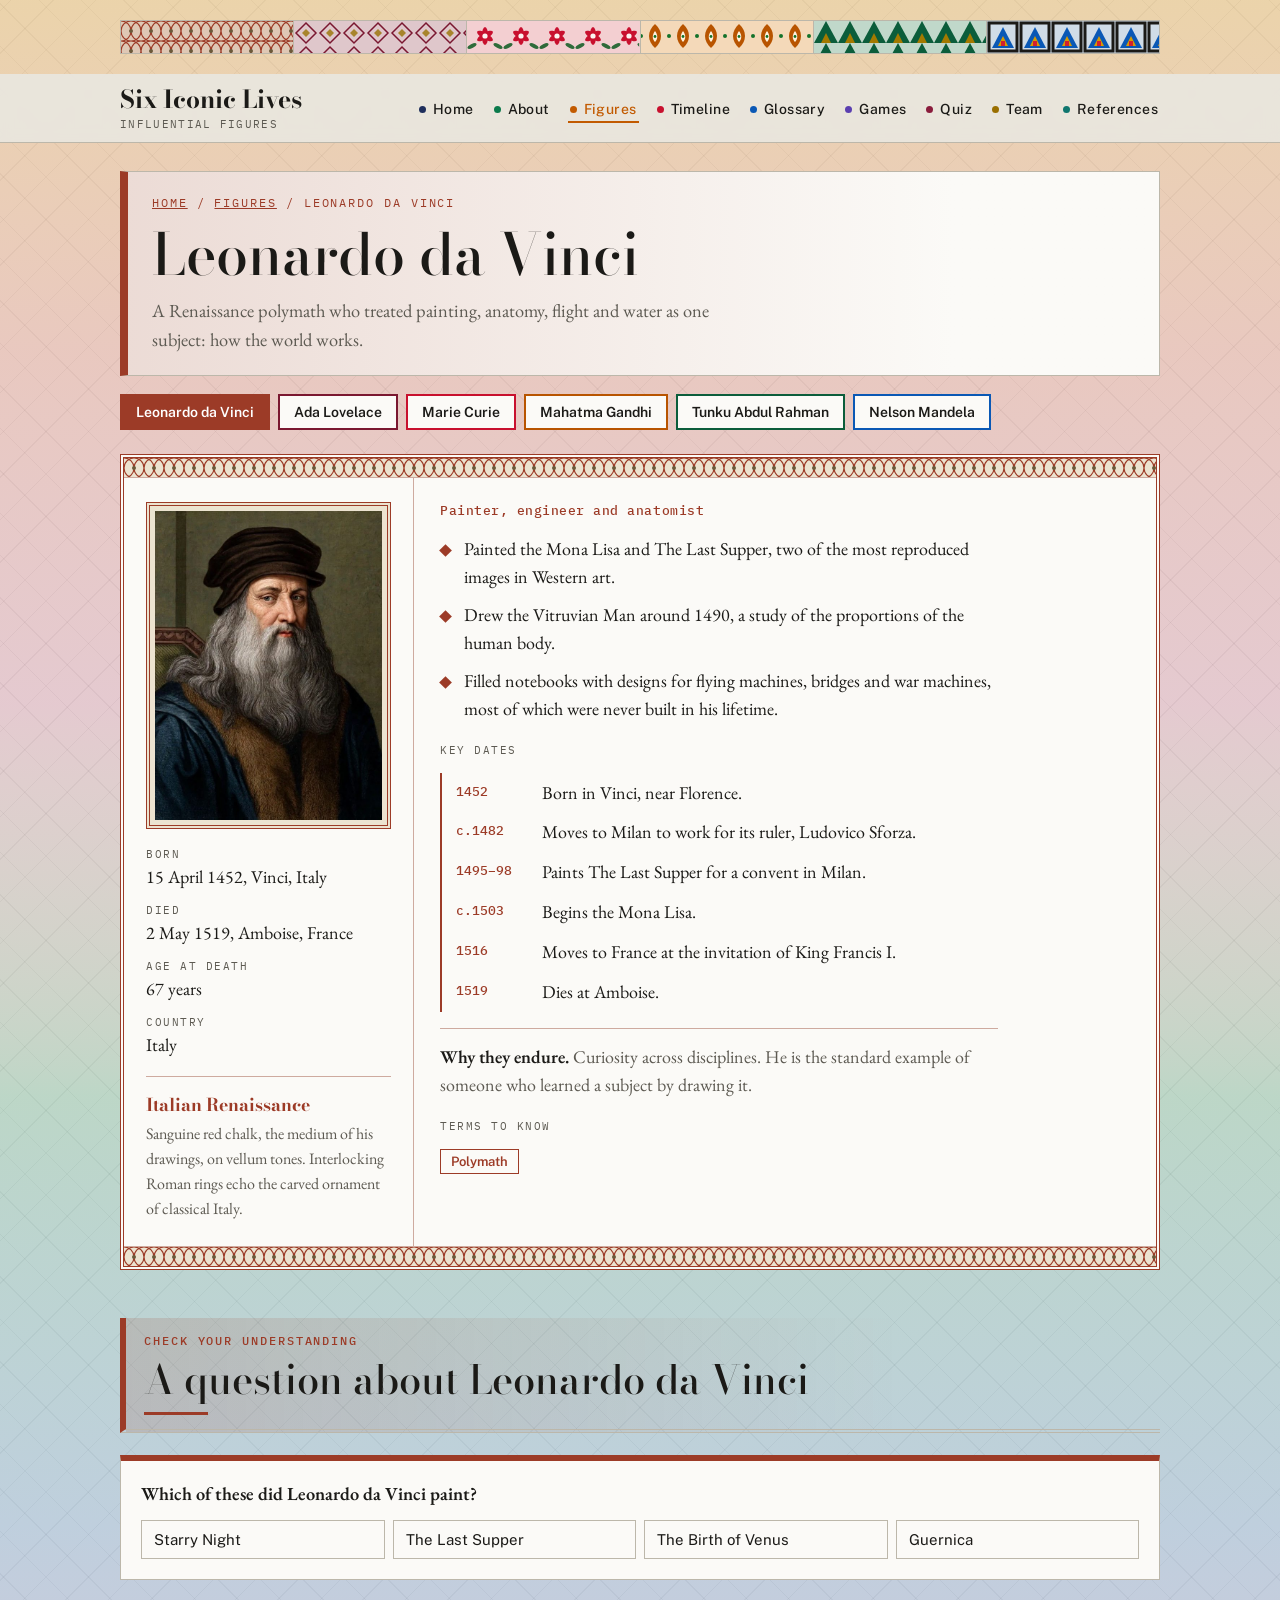
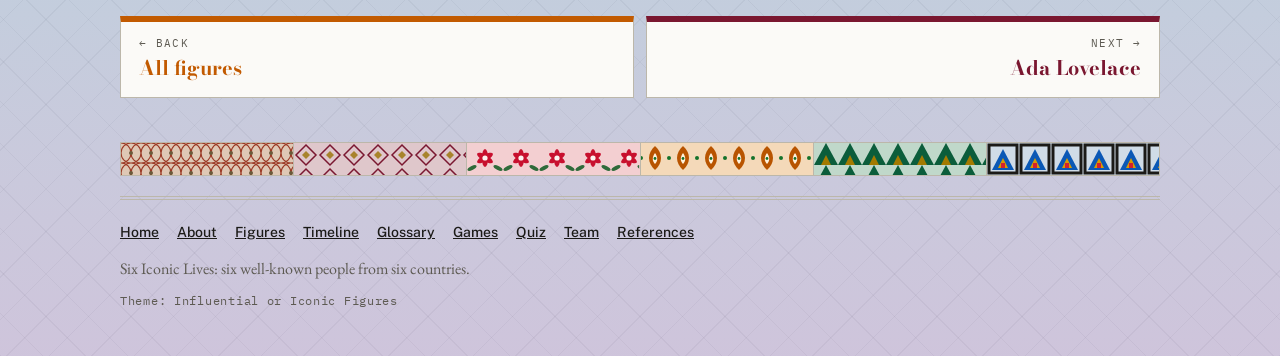
<file: leonardo.html>
<!doctype html>
<html lang="en">
<head>
<meta charset="utf-8">
<meta name="viewport" content="width=device-width, initial-scale=1">
<title>Leonardo da Vinci | Six Iconic Lives</title>
<meta name="description" content="A Renaissance polymath who treated painting, anatomy, flight and water as one subject: how the world works.">
<link rel="preconnect" href="https://fonts.googleapis.com">
<link rel="preconnect" href="https://fonts.gstatic.com" crossorigin>
<link rel="stylesheet" href="https://fonts.googleapis.com/css2?family=Bodoni+Moda:ital,opsz,wght@0,6..96,500;0,6..96,700;1,6..96,500&amp;family=EB+Garamond:ital,wght@0,400;0,500;0,600;1,400&amp;family=IBM+Plex+Mono:wght@400;500&amp;family=Public+Sans:wght@400;500;600&amp;display=swap">
<link rel="stylesheet" href="style.css">
</head>
<body class="fig t-leonardo">
<a class="skip" href="#main">Skip to the main content</a>
<div class="wrap"><div class="ribbon" aria-hidden="true"><div class="t-leonardo"><svg class="band " width="100%" height="32" aria-hidden="true" focusable="false"><defs><pattern id="p27" width="20" height="20" patternUnits="userSpaceOnUse"><circle cx="0" cy="10" r="10" style="fill:none;stroke:var(--t-accent);stroke-width:1.2"/><circle cx="10" cy="10" r="10" style="fill:none;stroke:var(--t-accent);stroke-width:1.2"/><circle cx="20" cy="10" r="10" style="fill:none;stroke:var(--t-accent);stroke-width:1.2"/><circle cx="10" cy="10" r="2" style="fill:var(--t-accent2)"/></pattern></defs><rect width="100%" height="32" fill="url(#p27)"/></svg></div><div class="t-lovelace"><svg class="band " width="100%" height="32" aria-hidden="true" focusable="false"><defs><pattern id="p28" width="24" height="24" patternUnits="userSpaceOnUse"><polygon points="12,2 22,12 12,22 2,12" style="fill:none;stroke:var(--t-accent);stroke-width:1.5"/><polygon points="12,8 16,12 12,16 8,12" style="fill:var(--t-accent2)"/></pattern></defs><rect width="100%" height="32" fill="url(#p28)"/></svg></div><div class="t-curie"><svg class="band " width="100%" height="32" aria-hidden="true" focusable="false"><defs><pattern id="p29" width="36" height="32" patternUnits="userSpaceOnUse"><g transform="translate(18 15)"><ellipse rx="3.2" ry="9" style="fill:var(--t-accent)"/><ellipse rx="3.2" ry="9" transform="rotate(60)" style="fill:var(--t-accent)"/><ellipse rx="3.2" ry="9" transform="rotate(120)" style="fill:var(--t-accent)"/><circle r="2.6" style="fill:var(--t-bg)"/></g><ellipse cx="5" cy="25" rx="5" ry="2" transform="rotate(-28 5 25)" style="fill:var(--t-accent2)"/><ellipse cx="31" cy="25" rx="5" ry="2" transform="rotate(28 31 25)" style="fill:var(--t-accent2)"/></pattern></defs><rect width="100%" height="32" fill="url(#p29)"/></svg></div><div class="t-gandhi"><svg class="band " width="100%" height="32" aria-hidden="true" focusable="false"><defs><pattern id="p30" width="28" height="30" patternUnits="userSpaceOnUse"><path d="M14 3 C22 10 22 20 14 27 C6 20 6 10 14 3Z" style="fill:var(--t-accent)"/><path d="M14 10 C17 14 17 18 14 21 C11 18 11 14 14 10Z" style="fill:var(--t-bg)"/><circle cx="14" cy="15.5" r="1.4" style="fill:var(--t-accent2)"/><circle cx="0" cy="15" r="2" style="fill:var(--t-accent2)"/><circle cx="28" cy="15" r="2" style="fill:var(--t-accent2)"/></pattern></defs><rect width="100%" height="32" fill="url(#p30)"/></svg></div><div class="t-tunku"><svg class="band " width="100%" height="32" aria-hidden="true" focusable="false"><defs><pattern id="p31" width="24" height="22" patternUnits="userSpaceOnUse"><polygon points="0,22 12,0 24,22" style="fill:var(--t-accent)"/><polygon points="7,22 12,12 17,22" style="fill:var(--t-accent2)"/></pattern></defs><rect width="100%" height="32" fill="url(#p31)"/></svg></div><div class="t-mandela"><svg class="band " width="100%" height="32" aria-hidden="true" focusable="false"><defs><pattern id="p32" width="32" height="32" patternUnits="userSpaceOnUse"><rect x="2" y="2" width="28" height="28" style="fill:none;stroke:var(--t-ink);stroke-width:3"/><polygon points="16,6 27,27 5,27" style="fill:var(--t-accent)"/><polygon points="16,15 21,25 11,25" style="fill:var(--t-accent2)"/><rect x="14" y="20" width="4" height="5" style="fill:var(--t-accent3)"/></pattern></defs><rect width="100%" height="32" fill="url(#p32)"/></svg></div></div></div>
<header class="site-header">
<div class="wrap header-in">
<a class="brand" href="index.html">Six Iconic Lives<small>Influential figures</small></a>
<nav class="nav" aria-label="Main menu"><ul><li><a href="index.html" style="--c:var(--accent)">Home</a></li><li><a href="about.html" style="--c:var(--c3)">About</a></li><li><a href="index.html#figures" style="--c:var(--c2)" aria-current="true">Figures</a></li><li><a href="timeline.html" style="--c:var(--c1)">Timeline</a></li><li><a href="glossary.html" style="--c:var(--c4)">Glossary</a></li><li><a href="games.html" style="--c:var(--c6)">Games</a></li><li><a href="quiz.html" style="--c:var(--c5)">Quiz</a></li><li><a href="team.html" style="--c:var(--c8)">Team</a></li><li><a href="sources.html" style="--c:var(--c7)">References</a></li></ul></nav>
</div>
<div class="progress" aria-hidden="true"><i></i></div>
</header>
<main id="main" class="wrap">
<section class="page-hero"><p class="eyebrow"><a href="index.html">Home</a> / <a href="index.html#figures">Figures</a> / Leonardo da Vinci</p><h1>Leonardo da Vinci</h1><p class="lede">A Renaissance polymath who treated painting, anatomy, flight and water as one subject: how the world works.</p></section>
<div class="fig-strip" aria-label="Choose a figure"><a class="chip t-leonardo" href="leonardo.html" aria-current="page">Leonardo da Vinci</a><a class="chip t-lovelace" href="lovelace.html">Ada Lovelace</a><a class="chip t-curie" href="curie.html">Marie Curie</a><a class="chip t-gandhi" href="gandhi.html">Mahatma Gandhi</a><a class="chip t-tunku" href="tunku.html">Tunku Abdul Rahman</a><a class="chip t-mandela" href="mandela.html">Nelson Mandela</a></div>
<article class="profile t-leonardo">
<svg class="band band-top" width="100%" height="20" aria-hidden="true" focusable="false"><defs><pattern id="p25" width="20" height="20" patternUnits="userSpaceOnUse"><circle cx="0" cy="10" r="10" style="fill:none;stroke:var(--t-accent);stroke-width:1.2"/><circle cx="10" cy="10" r="10" style="fill:none;stroke:var(--t-accent);stroke-width:1.2"/><circle cx="20" cy="10" r="10" style="fill:none;stroke:var(--t-accent);stroke-width:1.2"/><circle cx="10" cy="10" r="2" style="fill:var(--t-accent2)"/></pattern></defs><rect width="100%" height="20" fill="url(#p25)"/></svg>
<div class="profile-grid">
<div class="profile-side">
<img class="portrait" src="leonardo.jpg" alt="Portrait of Leonardo da Vinci" style="object-position:50% 20%">
<dl class="vitals"><div><dt>Born</dt><dd>15 April 1452, Vinci, Italy</dd></div><div><dt>Died</dt><dd>2 May 1519, Amboise, France</dd></div><div><dt>Age at death</dt><dd>67 years</dd></div><div><dt>Country</dt><dd>Italy</dd></div></dl>
<div class="style-note"><strong>Italian Renaissance</strong><span>Sanguine red chalk, the medium of his drawings, on vellum tones. Interlocking Roman rings echo the carved ornament of classical Italy.</span></div>
</div>
<div class="profile-main">
<p class="role">Painter, engineer and anatomist</p>
<ul class="facts"><li>Painted the Mona Lisa and The Last Supper, two of the most reproduced images in Western art.</li><li>Drew the Vitruvian Man around 1490, a study of the proportions of the human body.</li><li>Filled notebooks with designs for flying machines, bridges and war machines, most of which were never built in his lifetime.</li></ul>
<p class="subhead">Key dates</p>
<ol class="dates"><li><b>1452</b><span>Born in Vinci, near Florence.</span></li><li><b>c.1482</b><span>Moves to Milan to work for its ruler, Ludovico Sforza.</span></li><li><b>1495–98</b><span>Paints The Last Supper for a convent in Milan.</span></li><li><b>c.1503</b><span>Begins the Mona Lisa.</span></li><li><b>1516</b><span>Moves to France at the invitation of King Francis I.</span></li><li><b>1519</b><span>Dies at Amboise.</span></li></ol>
<p class="legacy"><strong>Why they endure.</strong> Curiosity across disciplines. He is the standard example of someone who learned a subject by drawing it.</p>
<p class="subhead">Terms to know</p>
<div class="related"><a href="glossary.html#polymath">Polymath</a></div>
</div>
</div>
<svg class="band band-bottom" width="100%" height="20" aria-hidden="true" focusable="false"><defs><pattern id="p26" width="20" height="20" patternUnits="userSpaceOnUse"><circle cx="0" cy="10" r="10" style="fill:none;stroke:var(--t-accent);stroke-width:1.2"/><circle cx="10" cy="10" r="10" style="fill:none;stroke:var(--t-accent);stroke-width:1.2"/><circle cx="20" cy="10" r="10" style="fill:none;stroke:var(--t-accent);stroke-width:1.2"/><circle cx="10" cy="10" r="2" style="fill:var(--t-accent2)"/></pattern></defs><rect width="100%" height="20" fill="url(#p26)"/></svg>
</article>
<section class="block t-leonardo" style="--sec:var(--t-accent)">
<div class="section-head"><p class="eyebrow">Check your understanding</p><h2>A question about Leonardo da Vinci</h2></div>
<div class="q t-leonardo" id="check" data-fig="leonardo"><p class="prompt">This question needs JavaScript. You can find all the questions on the <a href="quiz.html">Quiz page</a>.</p></div>
</section>
<nav class="pager" aria-label="Previous and next figure"><a class="prev" href="index.html#figures" style="--n:var(--c2)"><small>← Back</small><strong>All figures</strong></a><a class="next" href="lovelace.html" style="--n:#7a1730"><small>Next →</small><strong>Ada Lovelace</strong></a></nav>

</main>
<div class="wrap"><div class="ribbon" aria-hidden="true"><div class="t-leonardo"><svg class="band " width="100%" height="32" aria-hidden="true" focusable="false"><defs><pattern id="p33" width="20" height="20" patternUnits="userSpaceOnUse"><circle cx="0" cy="10" r="10" style="fill:none;stroke:var(--t-accent);stroke-width:1.2"/><circle cx="10" cy="10" r="10" style="fill:none;stroke:var(--t-accent);stroke-width:1.2"/><circle cx="20" cy="10" r="10" style="fill:none;stroke:var(--t-accent);stroke-width:1.2"/><circle cx="10" cy="10" r="2" style="fill:var(--t-accent2)"/></pattern></defs><rect width="100%" height="32" fill="url(#p33)"/></svg></div><div class="t-lovelace"><svg class="band " width="100%" height="32" aria-hidden="true" focusable="false"><defs><pattern id="p34" width="24" height="24" patternUnits="userSpaceOnUse"><polygon points="12,2 22,12 12,22 2,12" style="fill:none;stroke:var(--t-accent);stroke-width:1.5"/><polygon points="12,8 16,12 12,16 8,12" style="fill:var(--t-accent2)"/></pattern></defs><rect width="100%" height="32" fill="url(#p34)"/></svg></div><div class="t-curie"><svg class="band " width="100%" height="32" aria-hidden="true" focusable="false"><defs><pattern id="p35" width="36" height="32" patternUnits="userSpaceOnUse"><g transform="translate(18 15)"><ellipse rx="3.2" ry="9" style="fill:var(--t-accent)"/><ellipse rx="3.2" ry="9" transform="rotate(60)" style="fill:var(--t-accent)"/><ellipse rx="3.2" ry="9" transform="rotate(120)" style="fill:var(--t-accent)"/><circle r="2.6" style="fill:var(--t-bg)"/></g><ellipse cx="5" cy="25" rx="5" ry="2" transform="rotate(-28 5 25)" style="fill:var(--t-accent2)"/><ellipse cx="31" cy="25" rx="5" ry="2" transform="rotate(28 31 25)" style="fill:var(--t-accent2)"/></pattern></defs><rect width="100%" height="32" fill="url(#p35)"/></svg></div><div class="t-gandhi"><svg class="band " width="100%" height="32" aria-hidden="true" focusable="false"><defs><pattern id="p36" width="28" height="30" patternUnits="userSpaceOnUse"><path d="M14 3 C22 10 22 20 14 27 C6 20 6 10 14 3Z" style="fill:var(--t-accent)"/><path d="M14 10 C17 14 17 18 14 21 C11 18 11 14 14 10Z" style="fill:var(--t-bg)"/><circle cx="14" cy="15.5" r="1.4" style="fill:var(--t-accent2)"/><circle cx="0" cy="15" r="2" style="fill:var(--t-accent2)"/><circle cx="28" cy="15" r="2" style="fill:var(--t-accent2)"/></pattern></defs><rect width="100%" height="32" fill="url(#p36)"/></svg></div><div class="t-tunku"><svg class="band " width="100%" height="32" aria-hidden="true" focusable="false"><defs><pattern id="p37" width="24" height="22" patternUnits="userSpaceOnUse"><polygon points="0,22 12,0 24,22" style="fill:var(--t-accent)"/><polygon points="7,22 12,12 17,22" style="fill:var(--t-accent2)"/></pattern></defs><rect width="100%" height="32" fill="url(#p37)"/></svg></div><div class="t-mandela"><svg class="band " width="100%" height="32" aria-hidden="true" focusable="false"><defs><pattern id="p38" width="32" height="32" patternUnits="userSpaceOnUse"><rect x="2" y="2" width="28" height="28" style="fill:none;stroke:var(--t-ink);stroke-width:3"/><polygon points="16,6 27,27 5,27" style="fill:var(--t-accent)"/><polygon points="16,15 21,25 11,25" style="fill:var(--t-accent2)"/><rect x="14" y="20" width="4" height="5" style="fill:var(--t-accent3)"/></pattern></defs><rect width="100%" height="32" fill="url(#p38)"/></svg></div></div>
<footer class="site-footer">
<ul><li><a href="index.html">Home</a></li><li><a href="about.html">About</a></li><li><a href="index.html#figures">Figures</a></li><li><a href="timeline.html">Timeline</a></li><li><a href="glossary.html">Glossary</a></li><li><a href="games.html">Games</a></li><li><a href="quiz.html">Quiz</a></li><li><a href="team.html">Team</a></li><li><a href="sources.html">References</a></li></ul>
<p>Six Iconic Lives: six well-known people from six countries.</p>
<p class="mono">Theme: Influential or Iconic Figures</p>
</footer>
</div>
<script src="data.js"></script>
<script src="script.js"></script>
</body>
</html>
</file>
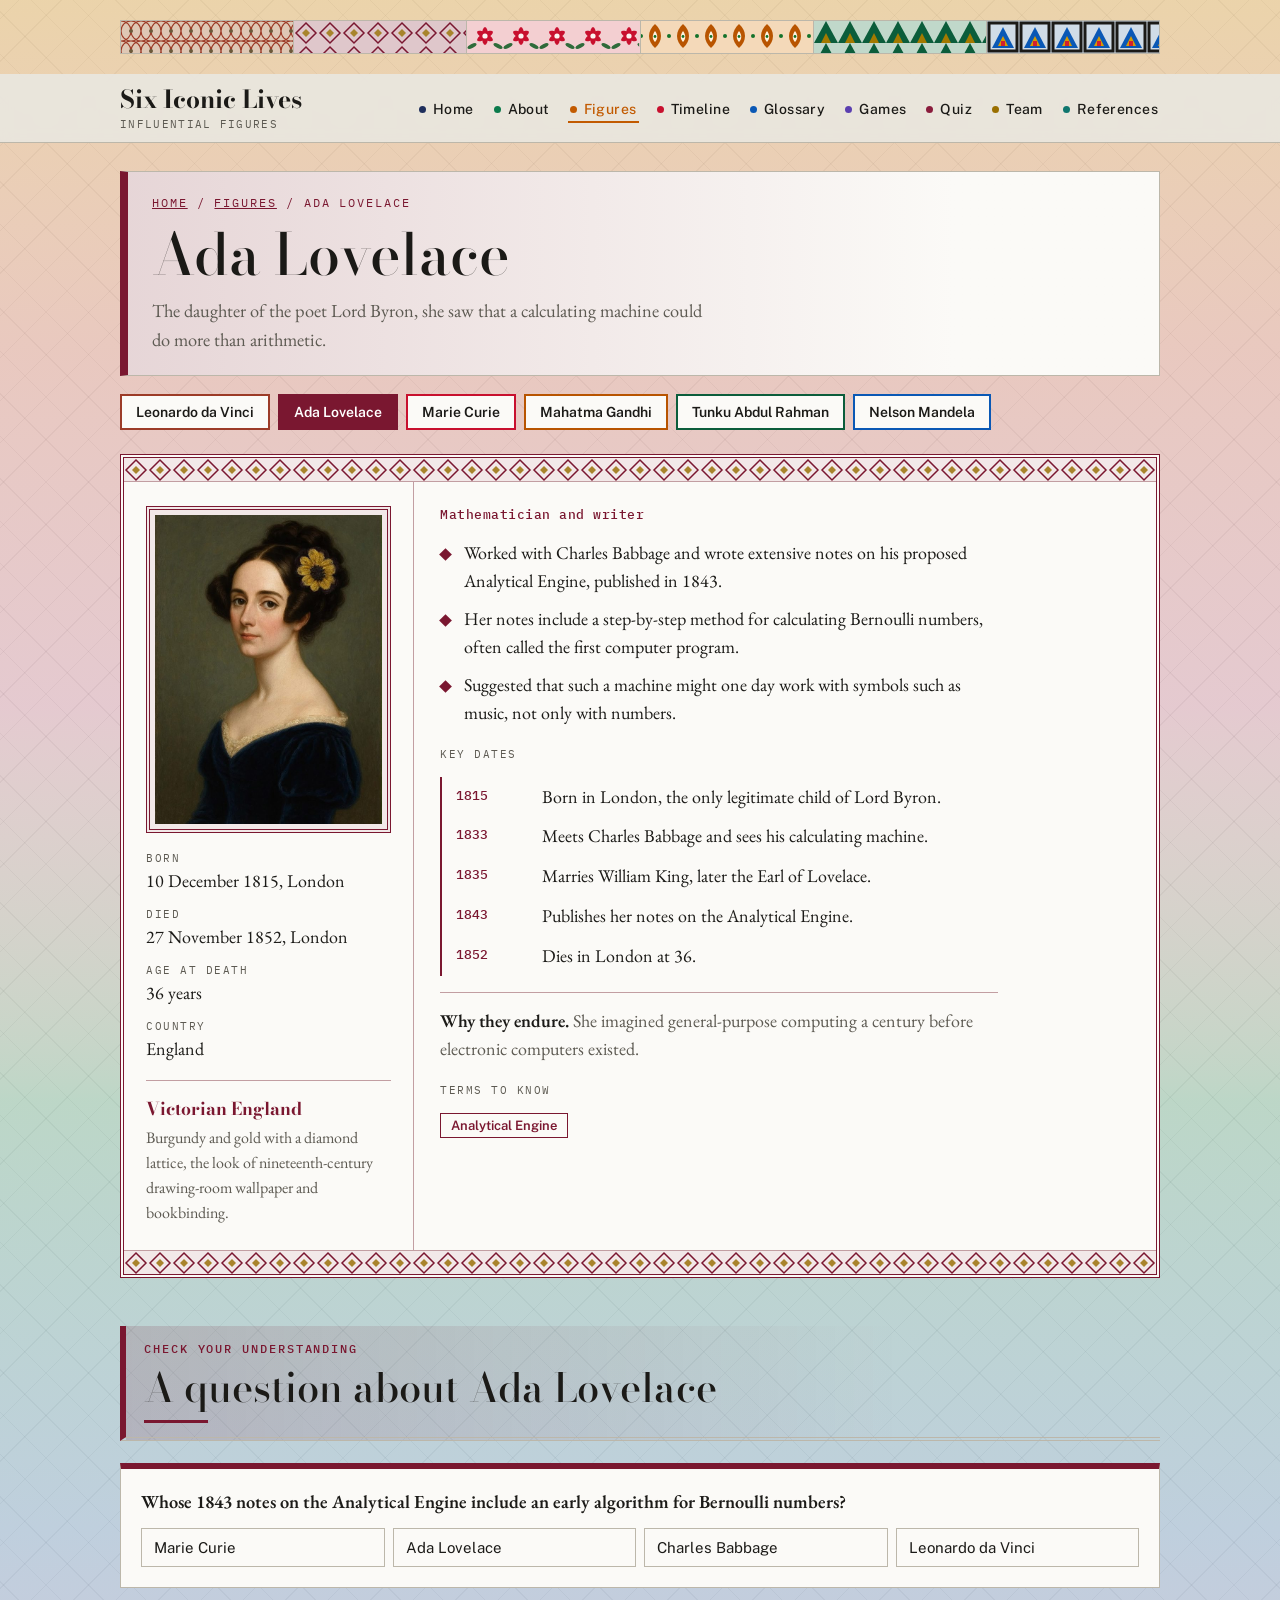
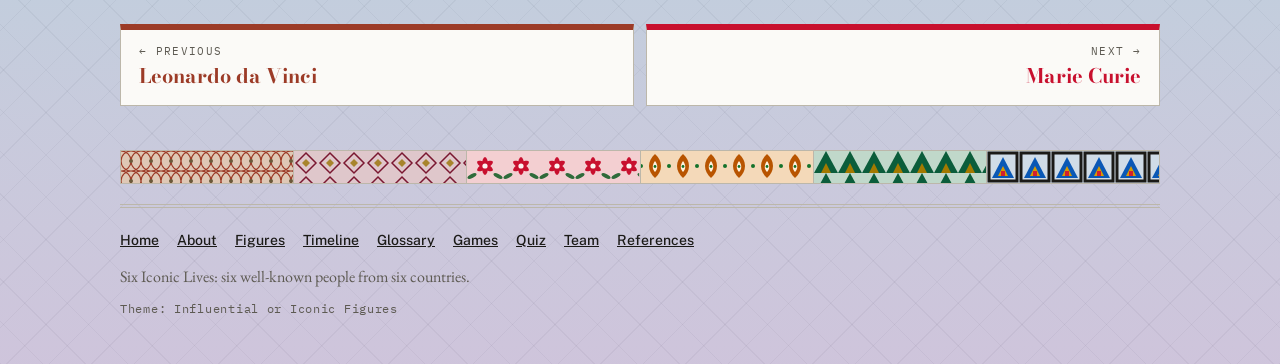
<file: lovelace.html>
<!doctype html>
<html lang="en">
<head>
<meta charset="utf-8">
<meta name="viewport" content="width=device-width, initial-scale=1">
<title>Ada Lovelace | Six Iconic Lives</title>
<meta name="description" content="The daughter of the poet Lord Byron, she saw that a calculating machine could do more than arithmetic.">
<link rel="preconnect" href="https://fonts.googleapis.com">
<link rel="preconnect" href="https://fonts.gstatic.com" crossorigin>
<link rel="stylesheet" href="https://fonts.googleapis.com/css2?family=Bodoni+Moda:ital,opsz,wght@0,6..96,500;0,6..96,700;1,6..96,500&amp;family=EB+Garamond:ital,wght@0,400;0,500;0,600;1,400&amp;family=IBM+Plex+Mono:wght@400;500&amp;family=Public+Sans:wght@400;500;600&amp;display=swap">
<link rel="stylesheet" href="style.css">
</head>
<body class="fig t-lovelace">
<a class="skip" href="#main">Skip to the main content</a>
<div class="wrap"><div class="ribbon" aria-hidden="true"><div class="t-leonardo"><svg class="band " width="100%" height="32" aria-hidden="true" focusable="false"><defs><pattern id="p41" width="20" height="20" patternUnits="userSpaceOnUse"><circle cx="0" cy="10" r="10" style="fill:none;stroke:var(--t-accent);stroke-width:1.2"/><circle cx="10" cy="10" r="10" style="fill:none;stroke:var(--t-accent);stroke-width:1.2"/><circle cx="20" cy="10" r="10" style="fill:none;stroke:var(--t-accent);stroke-width:1.2"/><circle cx="10" cy="10" r="2" style="fill:var(--t-accent2)"/></pattern></defs><rect width="100%" height="32" fill="url(#p41)"/></svg></div><div class="t-lovelace"><svg class="band " width="100%" height="32" aria-hidden="true" focusable="false"><defs><pattern id="p42" width="24" height="24" patternUnits="userSpaceOnUse"><polygon points="12,2 22,12 12,22 2,12" style="fill:none;stroke:var(--t-accent);stroke-width:1.5"/><polygon points="12,8 16,12 12,16 8,12" style="fill:var(--t-accent2)"/></pattern></defs><rect width="100%" height="32" fill="url(#p42)"/></svg></div><div class="t-curie"><svg class="band " width="100%" height="32" aria-hidden="true" focusable="false"><defs><pattern id="p43" width="36" height="32" patternUnits="userSpaceOnUse"><g transform="translate(18 15)"><ellipse rx="3.2" ry="9" style="fill:var(--t-accent)"/><ellipse rx="3.2" ry="9" transform="rotate(60)" style="fill:var(--t-accent)"/><ellipse rx="3.2" ry="9" transform="rotate(120)" style="fill:var(--t-accent)"/><circle r="2.6" style="fill:var(--t-bg)"/></g><ellipse cx="5" cy="25" rx="5" ry="2" transform="rotate(-28 5 25)" style="fill:var(--t-accent2)"/><ellipse cx="31" cy="25" rx="5" ry="2" transform="rotate(28 31 25)" style="fill:var(--t-accent2)"/></pattern></defs><rect width="100%" height="32" fill="url(#p43)"/></svg></div><div class="t-gandhi"><svg class="band " width="100%" height="32" aria-hidden="true" focusable="false"><defs><pattern id="p44" width="28" height="30" patternUnits="userSpaceOnUse"><path d="M14 3 C22 10 22 20 14 27 C6 20 6 10 14 3Z" style="fill:var(--t-accent)"/><path d="M14 10 C17 14 17 18 14 21 C11 18 11 14 14 10Z" style="fill:var(--t-bg)"/><circle cx="14" cy="15.5" r="1.4" style="fill:var(--t-accent2)"/><circle cx="0" cy="15" r="2" style="fill:var(--t-accent2)"/><circle cx="28" cy="15" r="2" style="fill:var(--t-accent2)"/></pattern></defs><rect width="100%" height="32" fill="url(#p44)"/></svg></div><div class="t-tunku"><svg class="band " width="100%" height="32" aria-hidden="true" focusable="false"><defs><pattern id="p45" width="24" height="22" patternUnits="userSpaceOnUse"><polygon points="0,22 12,0 24,22" style="fill:var(--t-accent)"/><polygon points="7,22 12,12 17,22" style="fill:var(--t-accent2)"/></pattern></defs><rect width="100%" height="32" fill="url(#p45)"/></svg></div><div class="t-mandela"><svg class="band " width="100%" height="32" aria-hidden="true" focusable="false"><defs><pattern id="p46" width="32" height="32" patternUnits="userSpaceOnUse"><rect x="2" y="2" width="28" height="28" style="fill:none;stroke:var(--t-ink);stroke-width:3"/><polygon points="16,6 27,27 5,27" style="fill:var(--t-accent)"/><polygon points="16,15 21,25 11,25" style="fill:var(--t-accent2)"/><rect x="14" y="20" width="4" height="5" style="fill:var(--t-accent3)"/></pattern></defs><rect width="100%" height="32" fill="url(#p46)"/></svg></div></div></div>
<header class="site-header">
<div class="wrap header-in">
<a class="brand" href="index.html">Six Iconic Lives<small>Influential figures</small></a>
<nav class="nav" aria-label="Main menu"><ul><li><a href="index.html" style="--c:var(--accent)">Home</a></li><li><a href="about.html" style="--c:var(--c3)">About</a></li><li><a href="index.html#figures" style="--c:var(--c2)" aria-current="true">Figures</a></li><li><a href="timeline.html" style="--c:var(--c1)">Timeline</a></li><li><a href="glossary.html" style="--c:var(--c4)">Glossary</a></li><li><a href="games.html" style="--c:var(--c6)">Games</a></li><li><a href="quiz.html" style="--c:var(--c5)">Quiz</a></li><li><a href="team.html" style="--c:var(--c8)">Team</a></li><li><a href="sources.html" style="--c:var(--c7)">References</a></li></ul></nav>
</div>
<div class="progress" aria-hidden="true"><i></i></div>
</header>
<main id="main" class="wrap">
<section class="page-hero"><p class="eyebrow"><a href="index.html">Home</a> / <a href="index.html#figures">Figures</a> / Ada Lovelace</p><h1>Ada Lovelace</h1><p class="lede">The daughter of the poet Lord Byron, she saw that a calculating machine could do more than arithmetic.</p></section>
<div class="fig-strip" aria-label="Choose a figure"><a class="chip t-leonardo" href="leonardo.html">Leonardo da Vinci</a><a class="chip t-lovelace" href="lovelace.html" aria-current="page">Ada Lovelace</a><a class="chip t-curie" href="curie.html">Marie Curie</a><a class="chip t-gandhi" href="gandhi.html">Mahatma Gandhi</a><a class="chip t-tunku" href="tunku.html">Tunku Abdul Rahman</a><a class="chip t-mandela" href="mandela.html">Nelson Mandela</a></div>
<article class="profile t-lovelace">
<svg class="band band-top" width="100%" height="24" aria-hidden="true" focusable="false"><defs><pattern id="p39" width="24" height="24" patternUnits="userSpaceOnUse"><polygon points="12,2 22,12 12,22 2,12" style="fill:none;stroke:var(--t-accent);stroke-width:1.5"/><polygon points="12,8 16,12 12,16 8,12" style="fill:var(--t-accent2)"/></pattern></defs><rect width="100%" height="24" fill="url(#p39)"/></svg>
<div class="profile-grid">
<div class="profile-side">
<img class="portrait" src="lovelace.jpg" alt="Portrait of Ada Lovelace" style="object-position:50% 20%">
<dl class="vitals"><div><dt>Born</dt><dd>10 December 1815, London</dd></div><div><dt>Died</dt><dd>27 November 1852, London</dd></div><div><dt>Age at death</dt><dd>36 years</dd></div><div><dt>Country</dt><dd>England</dd></div></dl>
<div class="style-note"><strong>Victorian England</strong><span>Burgundy and gold with a diamond lattice, the look of nineteenth-century drawing-room wallpaper and bookbinding.</span></div>
</div>
<div class="profile-main">
<p class="role">Mathematician and writer</p>
<ul class="facts"><li>Worked with Charles Babbage and wrote extensive notes on his proposed Analytical Engine, published in 1843.</li><li>Her notes include a step-by-step method for calculating Bernoulli numbers, often called the first computer program.</li><li>Suggested that such a machine might one day work with symbols such as music, not only with numbers.</li></ul>
<p class="subhead">Key dates</p>
<ol class="dates"><li><b>1815</b><span>Born in London, the only legitimate child of Lord Byron.</span></li><li><b>1833</b><span>Meets Charles Babbage and sees his calculating machine.</span></li><li><b>1835</b><span>Marries William King, later the Earl of Lovelace.</span></li><li><b>1843</b><span>Publishes her notes on the Analytical Engine.</span></li><li><b>1852</b><span>Dies in London at 36.</span></li></ol>
<p class="legacy"><strong>Why they endure.</strong> She imagined general-purpose computing a century before electronic computers existed.</p>
<p class="subhead">Terms to know</p>
<div class="related"><a href="glossary.html#analytical-engine">Analytical Engine</a></div>
</div>
</div>
<svg class="band band-bottom" width="100%" height="24" aria-hidden="true" focusable="false"><defs><pattern id="p40" width="24" height="24" patternUnits="userSpaceOnUse"><polygon points="12,2 22,12 12,22 2,12" style="fill:none;stroke:var(--t-accent);stroke-width:1.5"/><polygon points="12,8 16,12 12,16 8,12" style="fill:var(--t-accent2)"/></pattern></defs><rect width="100%" height="24" fill="url(#p40)"/></svg>
</article>
<section class="block t-lovelace" style="--sec:var(--t-accent)">
<div class="section-head"><p class="eyebrow">Check your understanding</p><h2>A question about Ada Lovelace</h2></div>
<div class="q t-lovelace" id="check" data-fig="lovelace"><p class="prompt">This question needs JavaScript. You can find all the questions on the <a href="quiz.html">Quiz page</a>.</p></div>
</section>
<nav class="pager" aria-label="Previous and next figure"><a class="prev" href="leonardo.html" style="--n:#9c3b27"><small>← Previous</small><strong>Leonardo da Vinci</strong></a><a class="next" href="curie.html" style="--n:#c8102e"><small>Next →</small><strong>Marie Curie</strong></a></nav>

</main>
<div class="wrap"><div class="ribbon" aria-hidden="true"><div class="t-leonardo"><svg class="band " width="100%" height="32" aria-hidden="true" focusable="false"><defs><pattern id="p47" width="20" height="20" patternUnits="userSpaceOnUse"><circle cx="0" cy="10" r="10" style="fill:none;stroke:var(--t-accent);stroke-width:1.2"/><circle cx="10" cy="10" r="10" style="fill:none;stroke:var(--t-accent);stroke-width:1.2"/><circle cx="20" cy="10" r="10" style="fill:none;stroke:var(--t-accent);stroke-width:1.2"/><circle cx="10" cy="10" r="2" style="fill:var(--t-accent2)"/></pattern></defs><rect width="100%" height="32" fill="url(#p47)"/></svg></div><div class="t-lovelace"><svg class="band " width="100%" height="32" aria-hidden="true" focusable="false"><defs><pattern id="p48" width="24" height="24" patternUnits="userSpaceOnUse"><polygon points="12,2 22,12 12,22 2,12" style="fill:none;stroke:var(--t-accent);stroke-width:1.5"/><polygon points="12,8 16,12 12,16 8,12" style="fill:var(--t-accent2)"/></pattern></defs><rect width="100%" height="32" fill="url(#p48)"/></svg></div><div class="t-curie"><svg class="band " width="100%" height="32" aria-hidden="true" focusable="false"><defs><pattern id="p49" width="36" height="32" patternUnits="userSpaceOnUse"><g transform="translate(18 15)"><ellipse rx="3.2" ry="9" style="fill:var(--t-accent)"/><ellipse rx="3.2" ry="9" transform="rotate(60)" style="fill:var(--t-accent)"/><ellipse rx="3.2" ry="9" transform="rotate(120)" style="fill:var(--t-accent)"/><circle r="2.6" style="fill:var(--t-bg)"/></g><ellipse cx="5" cy="25" rx="5" ry="2" transform="rotate(-28 5 25)" style="fill:var(--t-accent2)"/><ellipse cx="31" cy="25" rx="5" ry="2" transform="rotate(28 31 25)" style="fill:var(--t-accent2)"/></pattern></defs><rect width="100%" height="32" fill="url(#p49)"/></svg></div><div class="t-gandhi"><svg class="band " width="100%" height="32" aria-hidden="true" focusable="false"><defs><pattern id="p50" width="28" height="30" patternUnits="userSpaceOnUse"><path d="M14 3 C22 10 22 20 14 27 C6 20 6 10 14 3Z" style="fill:var(--t-accent)"/><path d="M14 10 C17 14 17 18 14 21 C11 18 11 14 14 10Z" style="fill:var(--t-bg)"/><circle cx="14" cy="15.5" r="1.4" style="fill:var(--t-accent2)"/><circle cx="0" cy="15" r="2" style="fill:var(--t-accent2)"/><circle cx="28" cy="15" r="2" style="fill:var(--t-accent2)"/></pattern></defs><rect width="100%" height="32" fill="url(#p50)"/></svg></div><div class="t-tunku"><svg class="band " width="100%" height="32" aria-hidden="true" focusable="false"><defs><pattern id="p51" width="24" height="22" patternUnits="userSpaceOnUse"><polygon points="0,22 12,0 24,22" style="fill:var(--t-accent)"/><polygon points="7,22 12,12 17,22" style="fill:var(--t-accent2)"/></pattern></defs><rect width="100%" height="32" fill="url(#p51)"/></svg></div><div class="t-mandela"><svg class="band " width="100%" height="32" aria-hidden="true" focusable="false"><defs><pattern id="p52" width="32" height="32" patternUnits="userSpaceOnUse"><rect x="2" y="2" width="28" height="28" style="fill:none;stroke:var(--t-ink);stroke-width:3"/><polygon points="16,6 27,27 5,27" style="fill:var(--t-accent)"/><polygon points="16,15 21,25 11,25" style="fill:var(--t-accent2)"/><rect x="14" y="20" width="4" height="5" style="fill:var(--t-accent3)"/></pattern></defs><rect width="100%" height="32" fill="url(#p52)"/></svg></div></div>
<footer class="site-footer">
<ul><li><a href="index.html">Home</a></li><li><a href="about.html">About</a></li><li><a href="index.html#figures">Figures</a></li><li><a href="timeline.html">Timeline</a></li><li><a href="glossary.html">Glossary</a></li><li><a href="games.html">Games</a></li><li><a href="quiz.html">Quiz</a></li><li><a href="team.html">Team</a></li><li><a href="sources.html">References</a></li></ul>
<p>Six Iconic Lives: six well-known people from six countries.</p>
<p class="mono">Theme: Influential or Iconic Figures</p>
</footer>
</div>
<script src="data.js"></script>
<script src="script.js"></script>
</body>
</html>
</file>
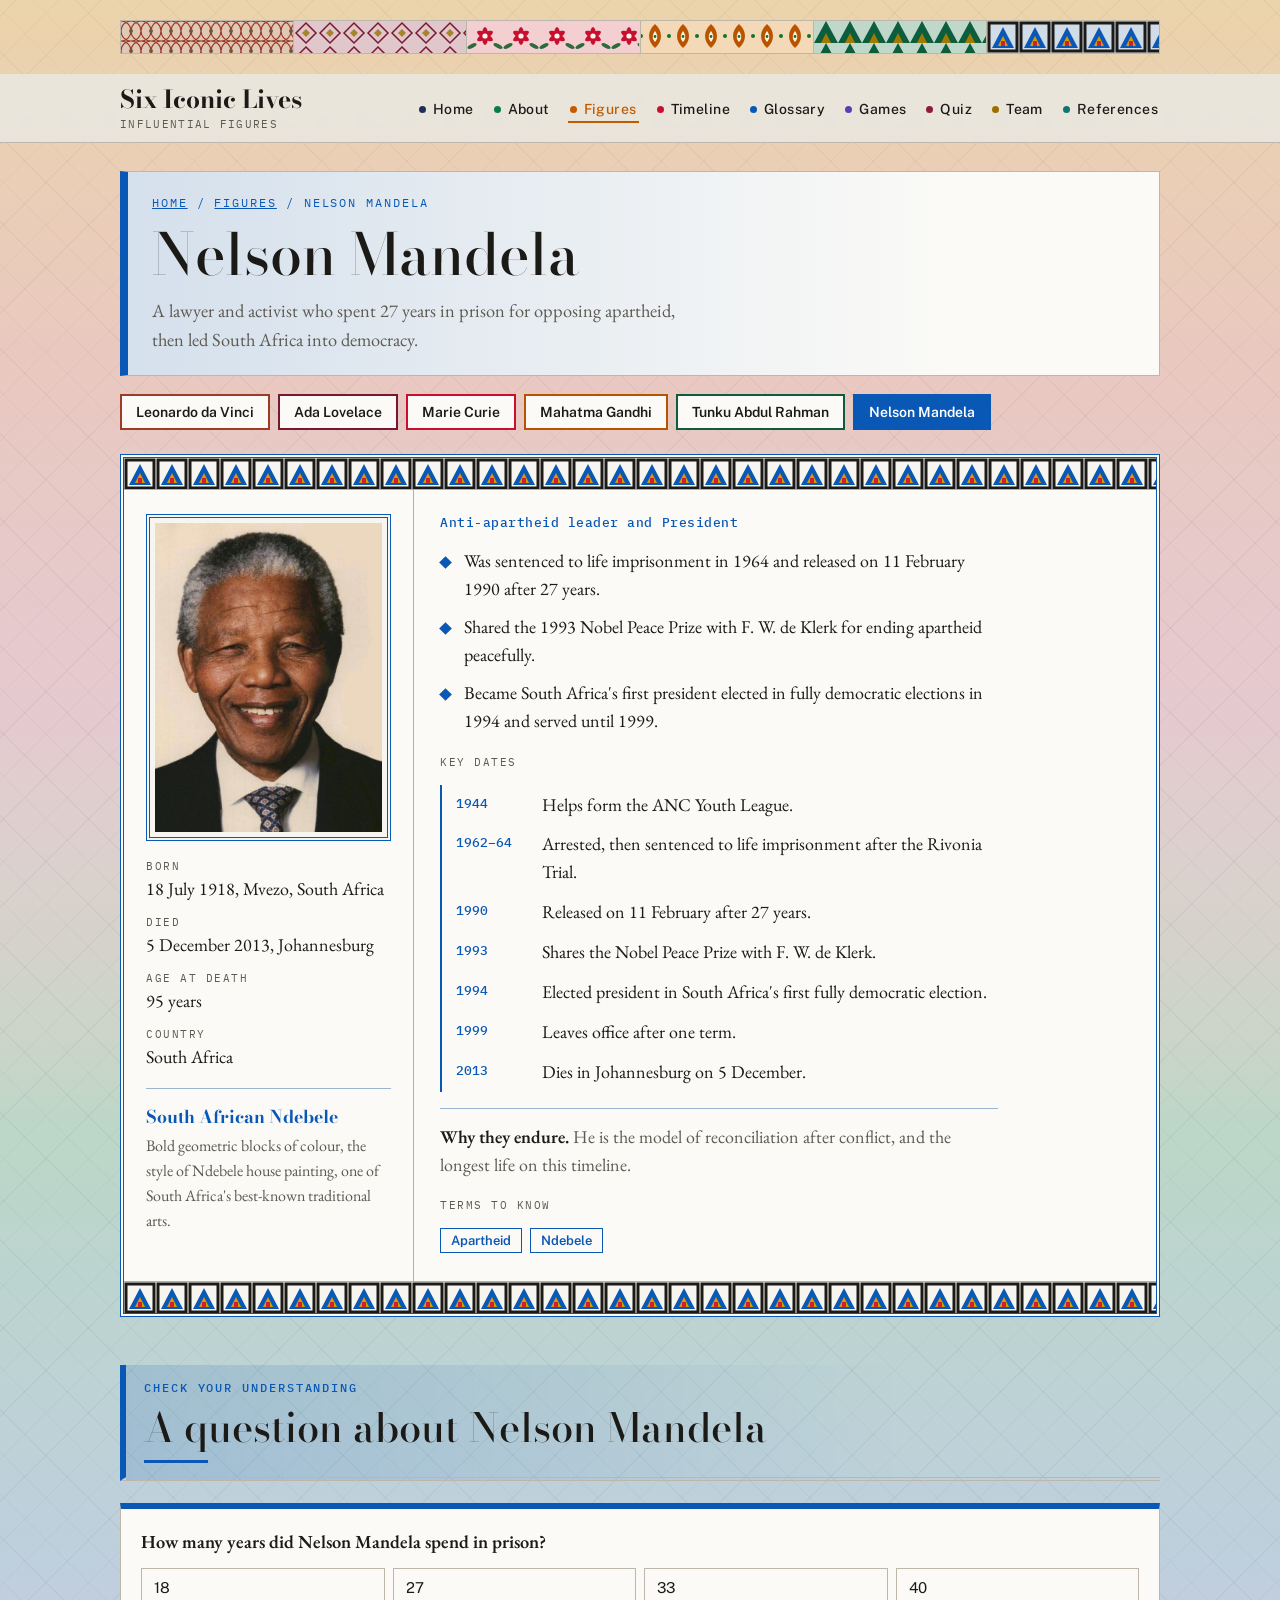
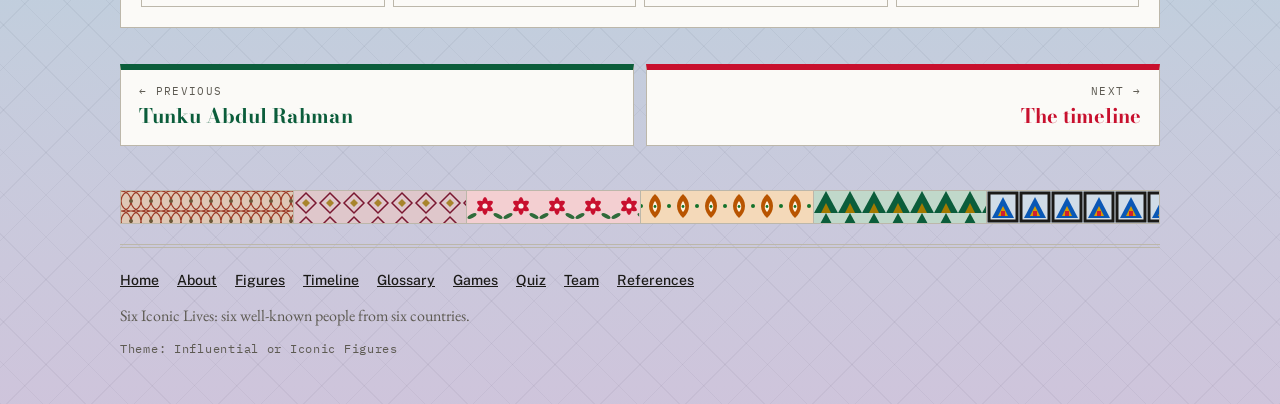
<file: mandela.html>
<!doctype html>
<html lang="en">
<head>
<meta charset="utf-8">
<meta name="viewport" content="width=device-width, initial-scale=1">
<title>Nelson Mandela | Six Iconic Lives</title>
<meta name="description" content="A lawyer and activist who spent 27 years in prison for opposing apartheid, then led South Africa into democracy.">
<link rel="preconnect" href="https://fonts.googleapis.com">
<link rel="preconnect" href="https://fonts.gstatic.com" crossorigin>
<link rel="stylesheet" href="https://fonts.googleapis.com/css2?family=Bodoni+Moda:ital,opsz,wght@0,6..96,500;0,6..96,700;1,6..96,500&amp;family=EB+Garamond:ital,wght@0,400;0,500;0,600;1,400&amp;family=IBM+Plex+Mono:wght@400;500&amp;family=Public+Sans:wght@400;500;600&amp;display=swap">
<link rel="stylesheet" href="style.css">
</head>
<body class="fig t-mandela">
<a class="skip" href="#main">Skip to the main content</a>
<div class="wrap"><div class="ribbon" aria-hidden="true"><div class="t-leonardo"><svg class="band " width="100%" height="32" aria-hidden="true" focusable="false"><defs><pattern id="p97" width="20" height="20" patternUnits="userSpaceOnUse"><circle cx="0" cy="10" r="10" style="fill:none;stroke:var(--t-accent);stroke-width:1.2"/><circle cx="10" cy="10" r="10" style="fill:none;stroke:var(--t-accent);stroke-width:1.2"/><circle cx="20" cy="10" r="10" style="fill:none;stroke:var(--t-accent);stroke-width:1.2"/><circle cx="10" cy="10" r="2" style="fill:var(--t-accent2)"/></pattern></defs><rect width="100%" height="32" fill="url(#p97)"/></svg></div><div class="t-lovelace"><svg class="band " width="100%" height="32" aria-hidden="true" focusable="false"><defs><pattern id="p98" width="24" height="24" patternUnits="userSpaceOnUse"><polygon points="12,2 22,12 12,22 2,12" style="fill:none;stroke:var(--t-accent);stroke-width:1.5"/><polygon points="12,8 16,12 12,16 8,12" style="fill:var(--t-accent2)"/></pattern></defs><rect width="100%" height="32" fill="url(#p98)"/></svg></div><div class="t-curie"><svg class="band " width="100%" height="32" aria-hidden="true" focusable="false"><defs><pattern id="p99" width="36" height="32" patternUnits="userSpaceOnUse"><g transform="translate(18 15)"><ellipse rx="3.2" ry="9" style="fill:var(--t-accent)"/><ellipse rx="3.2" ry="9" transform="rotate(60)" style="fill:var(--t-accent)"/><ellipse rx="3.2" ry="9" transform="rotate(120)" style="fill:var(--t-accent)"/><circle r="2.6" style="fill:var(--t-bg)"/></g><ellipse cx="5" cy="25" rx="5" ry="2" transform="rotate(-28 5 25)" style="fill:var(--t-accent2)"/><ellipse cx="31" cy="25" rx="5" ry="2" transform="rotate(28 31 25)" style="fill:var(--t-accent2)"/></pattern></defs><rect width="100%" height="32" fill="url(#p99)"/></svg></div><div class="t-gandhi"><svg class="band " width="100%" height="32" aria-hidden="true" focusable="false"><defs><pattern id="p100" width="28" height="30" patternUnits="userSpaceOnUse"><path d="M14 3 C22 10 22 20 14 27 C6 20 6 10 14 3Z" style="fill:var(--t-accent)"/><path d="M14 10 C17 14 17 18 14 21 C11 18 11 14 14 10Z" style="fill:var(--t-bg)"/><circle cx="14" cy="15.5" r="1.4" style="fill:var(--t-accent2)"/><circle cx="0" cy="15" r="2" style="fill:var(--t-accent2)"/><circle cx="28" cy="15" r="2" style="fill:var(--t-accent2)"/></pattern></defs><rect width="100%" height="32" fill="url(#p100)"/></svg></div><div class="t-tunku"><svg class="band " width="100%" height="32" aria-hidden="true" focusable="false"><defs><pattern id="p101" width="24" height="22" patternUnits="userSpaceOnUse"><polygon points="0,22 12,0 24,22" style="fill:var(--t-accent)"/><polygon points="7,22 12,12 17,22" style="fill:var(--t-accent2)"/></pattern></defs><rect width="100%" height="32" fill="url(#p101)"/></svg></div><div class="t-mandela"><svg class="band " width="100%" height="32" aria-hidden="true" focusable="false"><defs><pattern id="p102" width="32" height="32" patternUnits="userSpaceOnUse"><rect x="2" y="2" width="28" height="28" style="fill:none;stroke:var(--t-ink);stroke-width:3"/><polygon points="16,6 27,27 5,27" style="fill:var(--t-accent)"/><polygon points="16,15 21,25 11,25" style="fill:var(--t-accent2)"/><rect x="14" y="20" width="4" height="5" style="fill:var(--t-accent3)"/></pattern></defs><rect width="100%" height="32" fill="url(#p102)"/></svg></div></div></div>
<header class="site-header">
<div class="wrap header-in">
<a class="brand" href="index.html">Six Iconic Lives<small>Influential figures</small></a>
<nav class="nav" aria-label="Main menu"><ul><li><a href="index.html" style="--c:var(--accent)">Home</a></li><li><a href="about.html" style="--c:var(--c3)">About</a></li><li><a href="index.html#figures" style="--c:var(--c2)" aria-current="true">Figures</a></li><li><a href="timeline.html" style="--c:var(--c1)">Timeline</a></li><li><a href="glossary.html" style="--c:var(--c4)">Glossary</a></li><li><a href="games.html" style="--c:var(--c6)">Games</a></li><li><a href="quiz.html" style="--c:var(--c5)">Quiz</a></li><li><a href="team.html" style="--c:var(--c8)">Team</a></li><li><a href="sources.html" style="--c:var(--c7)">References</a></li></ul></nav>
</div>
<div class="progress" aria-hidden="true"><i></i></div>
</header>
<main id="main" class="wrap">
<section class="page-hero"><p class="eyebrow"><a href="index.html">Home</a> / <a href="index.html#figures">Figures</a> / Nelson Mandela</p><h1>Nelson Mandela</h1><p class="lede">A lawyer and activist who spent 27 years in prison for opposing apartheid, then led South Africa into democracy.</p></section>
<div class="fig-strip" aria-label="Choose a figure"><a class="chip t-leonardo" href="leonardo.html">Leonardo da Vinci</a><a class="chip t-lovelace" href="lovelace.html">Ada Lovelace</a><a class="chip t-curie" href="curie.html">Marie Curie</a><a class="chip t-gandhi" href="gandhi.html">Mahatma Gandhi</a><a class="chip t-tunku" href="tunku.html">Tunku Abdul Rahman</a><a class="chip t-mandela" href="mandela.html" aria-current="page">Nelson Mandela</a></div>
<article class="profile t-mandela">
<svg class="band band-top" width="100%" height="32" aria-hidden="true" focusable="false"><defs><pattern id="p95" width="32" height="32" patternUnits="userSpaceOnUse"><rect x="2" y="2" width="28" height="28" style="fill:none;stroke:var(--t-ink);stroke-width:3"/><polygon points="16,6 27,27 5,27" style="fill:var(--t-accent)"/><polygon points="16,15 21,25 11,25" style="fill:var(--t-accent2)"/><rect x="14" y="20" width="4" height="5" style="fill:var(--t-accent3)"/></pattern></defs><rect width="100%" height="32" fill="url(#p95)"/></svg>
<div class="profile-grid">
<div class="profile-side">
<img class="portrait" src="mandela.jpg" alt="Portrait of Nelson Mandela" style="object-position:50% 20%">
<dl class="vitals"><div><dt>Born</dt><dd>18 July 1918, Mvezo, South Africa</dd></div><div><dt>Died</dt><dd>5 December 2013, Johannesburg</dd></div><div><dt>Age at death</dt><dd>95 years</dd></div><div><dt>Country</dt><dd>South Africa</dd></div></dl>
<div class="style-note"><strong>South African Ndebele</strong><span>Bold geometric blocks of colour, the style of Ndebele house painting, one of South Africa&#x27;s best-known traditional arts.</span></div>
</div>
<div class="profile-main">
<p class="role">Anti-apartheid leader and President</p>
<ul class="facts"><li>Was sentenced to life imprisonment in 1964 and released on 11 February 1990 after 27 years.</li><li>Shared the 1993 Nobel Peace Prize with F. W. de Klerk for ending apartheid peacefully.</li><li>Became South Africa&#x27;s first president elected in fully democratic elections in 1994 and served until 1999.</li></ul>
<p class="subhead">Key dates</p>
<ol class="dates"><li><b>1944</b><span>Helps form the ANC Youth League.</span></li><li><b>1962–64</b><span>Arrested, then sentenced to life imprisonment after the Rivonia Trial.</span></li><li><b>1990</b><span>Released on 11 February after 27 years.</span></li><li><b>1993</b><span>Shares the Nobel Peace Prize with F. W. de Klerk.</span></li><li><b>1994</b><span>Elected president in South Africa&#x27;s first fully democratic election.</span></li><li><b>1999</b><span>Leaves office after one term.</span></li><li><b>2013</b><span>Dies in Johannesburg on 5 December.</span></li></ol>
<p class="legacy"><strong>Why they endure.</strong> He is the model of reconciliation after conflict, and the longest life on this timeline.</p>
<p class="subhead">Terms to know</p>
<div class="related"><a href="glossary.html#apartheid">Apartheid</a><a href="glossary.html#ndebele">Ndebele</a></div>
</div>
</div>
<svg class="band band-bottom" width="100%" height="32" aria-hidden="true" focusable="false"><defs><pattern id="p96" width="32" height="32" patternUnits="userSpaceOnUse"><rect x="2" y="2" width="28" height="28" style="fill:none;stroke:var(--t-ink);stroke-width:3"/><polygon points="16,6 27,27 5,27" style="fill:var(--t-accent)"/><polygon points="16,15 21,25 11,25" style="fill:var(--t-accent2)"/><rect x="14" y="20" width="4" height="5" style="fill:var(--t-accent3)"/></pattern></defs><rect width="100%" height="32" fill="url(#p96)"/></svg>
</article>
<section class="block t-mandela" style="--sec:var(--t-accent)">
<div class="section-head"><p class="eyebrow">Check your understanding</p><h2>A question about Nelson Mandela</h2></div>
<div class="q t-mandela" id="check" data-fig="mandela"><p class="prompt">This question needs JavaScript. You can find all the questions on the <a href="quiz.html">Quiz page</a>.</p></div>
</section>
<nav class="pager" aria-label="Previous and next figure"><a class="prev" href="tunku.html" style="--n:#0b5d3b"><small>← Previous</small><strong>Tunku Abdul Rahman</strong></a><a class="next" href="timeline.html" style="--n:var(--c1)"><small>Next →</small><strong>The timeline</strong></a></nav>

</main>
<div class="wrap"><div class="ribbon" aria-hidden="true"><div class="t-leonardo"><svg class="band " width="100%" height="32" aria-hidden="true" focusable="false"><defs><pattern id="p103" width="20" height="20" patternUnits="userSpaceOnUse"><circle cx="0" cy="10" r="10" style="fill:none;stroke:var(--t-accent);stroke-width:1.2"/><circle cx="10" cy="10" r="10" style="fill:none;stroke:var(--t-accent);stroke-width:1.2"/><circle cx="20" cy="10" r="10" style="fill:none;stroke:var(--t-accent);stroke-width:1.2"/><circle cx="10" cy="10" r="2" style="fill:var(--t-accent2)"/></pattern></defs><rect width="100%" height="32" fill="url(#p103)"/></svg></div><div class="t-lovelace"><svg class="band " width="100%" height="32" aria-hidden="true" focusable="false"><defs><pattern id="p104" width="24" height="24" patternUnits="userSpaceOnUse"><polygon points="12,2 22,12 12,22 2,12" style="fill:none;stroke:var(--t-accent);stroke-width:1.5"/><polygon points="12,8 16,12 12,16 8,12" style="fill:var(--t-accent2)"/></pattern></defs><rect width="100%" height="32" fill="url(#p104)"/></svg></div><div class="t-curie"><svg class="band " width="100%" height="32" aria-hidden="true" focusable="false"><defs><pattern id="p105" width="36" height="32" patternUnits="userSpaceOnUse"><g transform="translate(18 15)"><ellipse rx="3.2" ry="9" style="fill:var(--t-accent)"/><ellipse rx="3.2" ry="9" transform="rotate(60)" style="fill:var(--t-accent)"/><ellipse rx="3.2" ry="9" transform="rotate(120)" style="fill:var(--t-accent)"/><circle r="2.6" style="fill:var(--t-bg)"/></g><ellipse cx="5" cy="25" rx="5" ry="2" transform="rotate(-28 5 25)" style="fill:var(--t-accent2)"/><ellipse cx="31" cy="25" rx="5" ry="2" transform="rotate(28 31 25)" style="fill:var(--t-accent2)"/></pattern></defs><rect width="100%" height="32" fill="url(#p105)"/></svg></div><div class="t-gandhi"><svg class="band " width="100%" height="32" aria-hidden="true" focusable="false"><defs><pattern id="p106" width="28" height="30" patternUnits="userSpaceOnUse"><path d="M14 3 C22 10 22 20 14 27 C6 20 6 10 14 3Z" style="fill:var(--t-accent)"/><path d="M14 10 C17 14 17 18 14 21 C11 18 11 14 14 10Z" style="fill:var(--t-bg)"/><circle cx="14" cy="15.5" r="1.4" style="fill:var(--t-accent2)"/><circle cx="0" cy="15" r="2" style="fill:var(--t-accent2)"/><circle cx="28" cy="15" r="2" style="fill:var(--t-accent2)"/></pattern></defs><rect width="100%" height="32" fill="url(#p106)"/></svg></div><div class="t-tunku"><svg class="band " width="100%" height="32" aria-hidden="true" focusable="false"><defs><pattern id="p107" width="24" height="22" patternUnits="userSpaceOnUse"><polygon points="0,22 12,0 24,22" style="fill:var(--t-accent)"/><polygon points="7,22 12,12 17,22" style="fill:var(--t-accent2)"/></pattern></defs><rect width="100%" height="32" fill="url(#p107)"/></svg></div><div class="t-mandela"><svg class="band " width="100%" height="32" aria-hidden="true" focusable="false"><defs><pattern id="p108" width="32" height="32" patternUnits="userSpaceOnUse"><rect x="2" y="2" width="28" height="28" style="fill:none;stroke:var(--t-ink);stroke-width:3"/><polygon points="16,6 27,27 5,27" style="fill:var(--t-accent)"/><polygon points="16,15 21,25 11,25" style="fill:var(--t-accent2)"/><rect x="14" y="20" width="4" height="5" style="fill:var(--t-accent3)"/></pattern></defs><rect width="100%" height="32" fill="url(#p108)"/></svg></div></div>
<footer class="site-footer">
<ul><li><a href="index.html">Home</a></li><li><a href="about.html">About</a></li><li><a href="index.html#figures">Figures</a></li><li><a href="timeline.html">Timeline</a></li><li><a href="glossary.html">Glossary</a></li><li><a href="games.html">Games</a></li><li><a href="quiz.html">Quiz</a></li><li><a href="team.html">Team</a></li><li><a href="sources.html">References</a></li></ul>
<p>Six Iconic Lives: six well-known people from six countries.</p>
<p class="mono">Theme: Influential or Iconic Figures</p>
</footer>
</div>
<script src="data.js"></script>
<script src="script.js"></script>
</body>
</html>
</file>
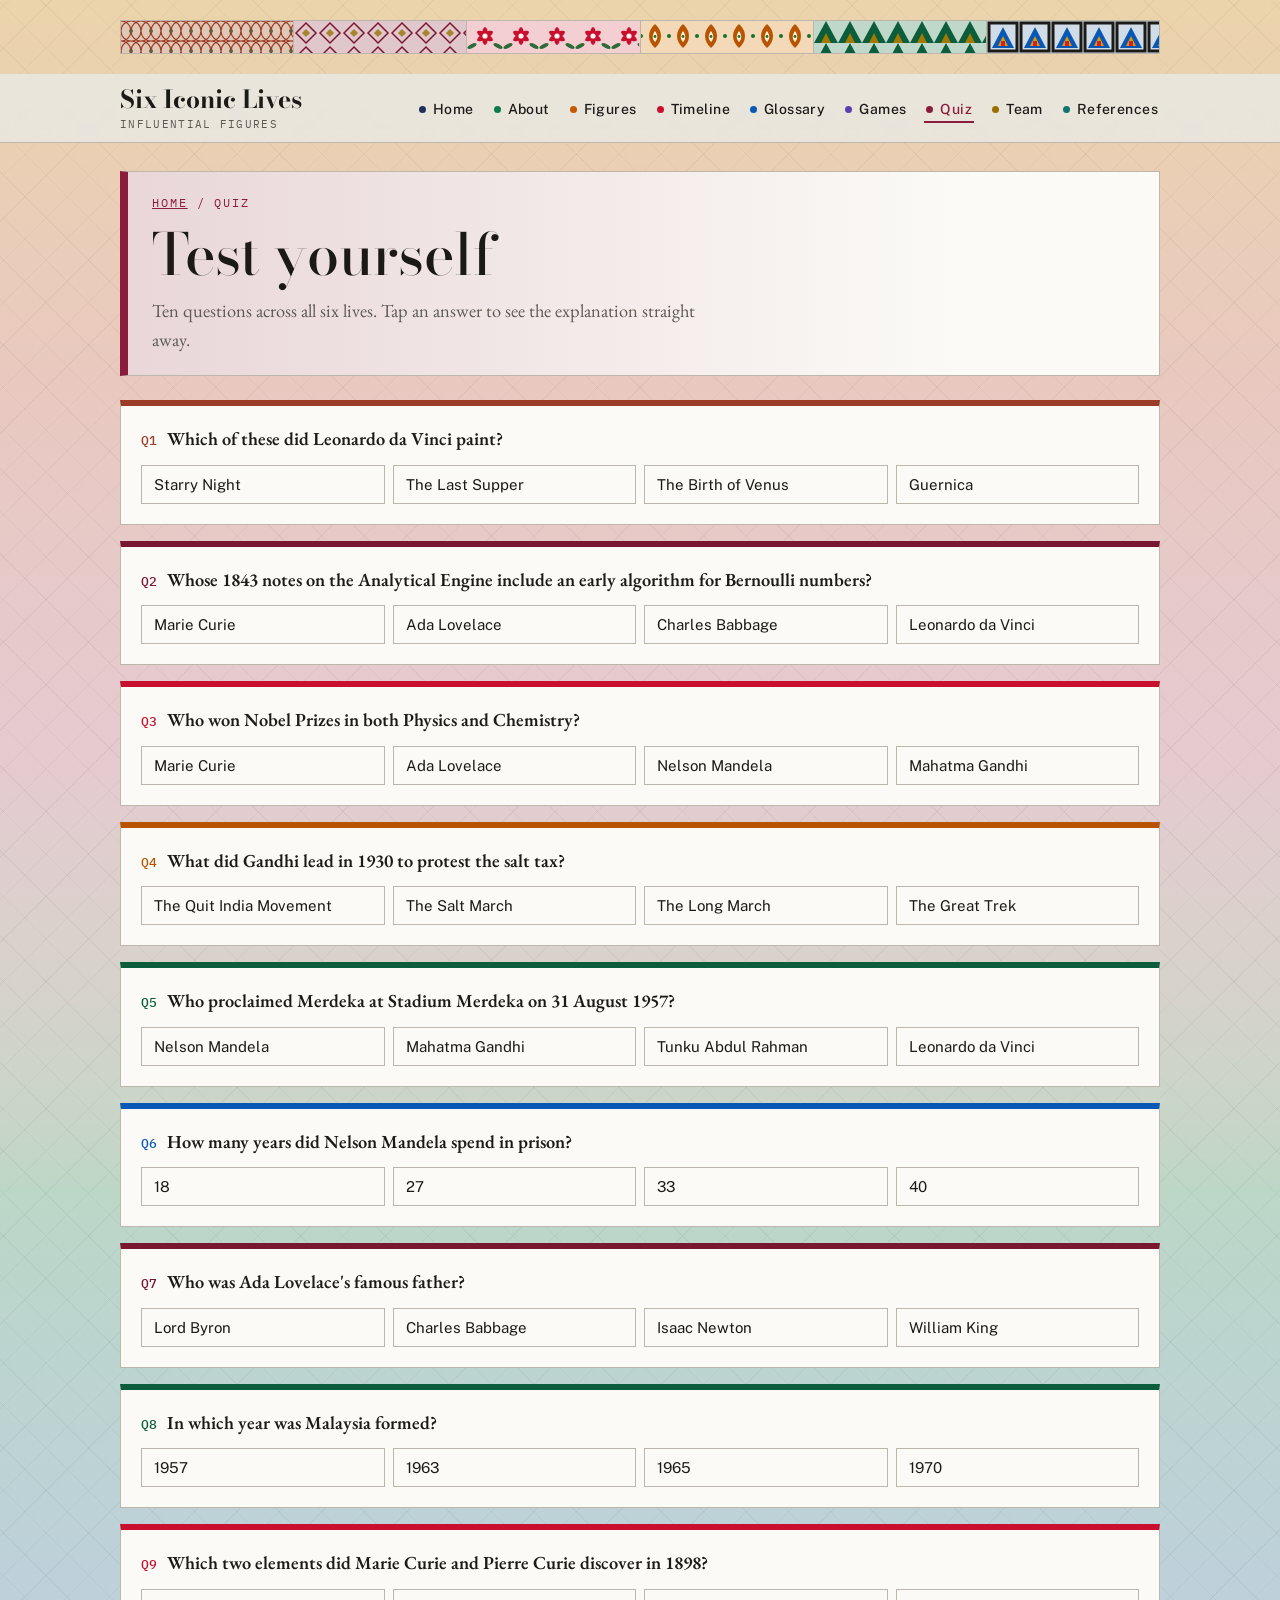
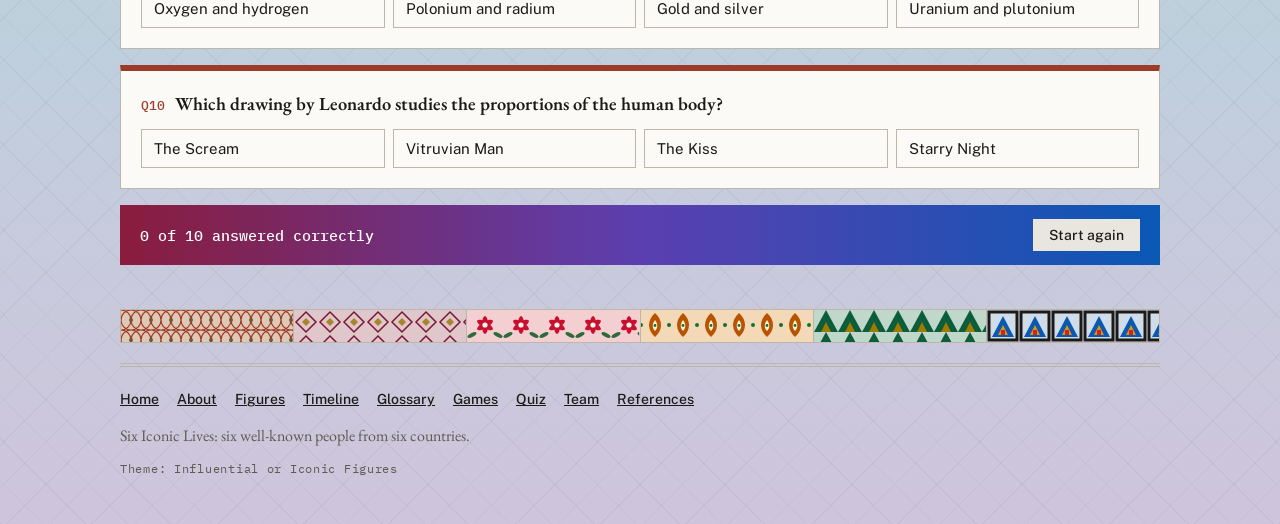
<file: quiz.html>
<!doctype html>
<html lang="en">
<head>
<meta charset="utf-8">
<meta name="viewport" content="width=device-width, initial-scale=1">
<title>Quiz | Six Iconic Lives</title>
<meta name="description" content="A ten-question quiz about six iconic figures.">
<link rel="preconnect" href="https://fonts.googleapis.com">
<link rel="preconnect" href="https://fonts.gstatic.com" crossorigin>
<link rel="stylesheet" href="https://fonts.googleapis.com/css2?family=Bodoni+Moda:ital,opsz,wght@0,6..96,500;0,6..96,700;1,6..96,500&amp;family=EB+Garamond:ital,wght@0,400;0,500;0,600;1,400&amp;family=IBM+Plex+Mono:wght@400;500&amp;family=Public+Sans:wght@400;500;600&amp;display=swap">
<link rel="stylesheet" href="style.css">
</head>
<body class="p-quiz">
<a class="skip" href="#main">Skip to the main content</a>
<div class="wrap"><div class="ribbon" aria-hidden="true"><div class="t-leonardo"><svg class="band " width="100%" height="32" aria-hidden="true" focusable="false"><defs><pattern id="p145" width="20" height="20" patternUnits="userSpaceOnUse"><circle cx="0" cy="10" r="10" style="fill:none;stroke:var(--t-accent);stroke-width:1.2"/><circle cx="10" cy="10" r="10" style="fill:none;stroke:var(--t-accent);stroke-width:1.2"/><circle cx="20" cy="10" r="10" style="fill:none;stroke:var(--t-accent);stroke-width:1.2"/><circle cx="10" cy="10" r="2" style="fill:var(--t-accent2)"/></pattern></defs><rect width="100%" height="32" fill="url(#p145)"/></svg></div><div class="t-lovelace"><svg class="band " width="100%" height="32" aria-hidden="true" focusable="false"><defs><pattern id="p146" width="24" height="24" patternUnits="userSpaceOnUse"><polygon points="12,2 22,12 12,22 2,12" style="fill:none;stroke:var(--t-accent);stroke-width:1.5"/><polygon points="12,8 16,12 12,16 8,12" style="fill:var(--t-accent2)"/></pattern></defs><rect width="100%" height="32" fill="url(#p146)"/></svg></div><div class="t-curie"><svg class="band " width="100%" height="32" aria-hidden="true" focusable="false"><defs><pattern id="p147" width="36" height="32" patternUnits="userSpaceOnUse"><g transform="translate(18 15)"><ellipse rx="3.2" ry="9" style="fill:var(--t-accent)"/><ellipse rx="3.2" ry="9" transform="rotate(60)" style="fill:var(--t-accent)"/><ellipse rx="3.2" ry="9" transform="rotate(120)" style="fill:var(--t-accent)"/><circle r="2.6" style="fill:var(--t-bg)"/></g><ellipse cx="5" cy="25" rx="5" ry="2" transform="rotate(-28 5 25)" style="fill:var(--t-accent2)"/><ellipse cx="31" cy="25" rx="5" ry="2" transform="rotate(28 31 25)" style="fill:var(--t-accent2)"/></pattern></defs><rect width="100%" height="32" fill="url(#p147)"/></svg></div><div class="t-gandhi"><svg class="band " width="100%" height="32" aria-hidden="true" focusable="false"><defs><pattern id="p148" width="28" height="30" patternUnits="userSpaceOnUse"><path d="M14 3 C22 10 22 20 14 27 C6 20 6 10 14 3Z" style="fill:var(--t-accent)"/><path d="M14 10 C17 14 17 18 14 21 C11 18 11 14 14 10Z" style="fill:var(--t-bg)"/><circle cx="14" cy="15.5" r="1.4" style="fill:var(--t-accent2)"/><circle cx="0" cy="15" r="2" style="fill:var(--t-accent2)"/><circle cx="28" cy="15" r="2" style="fill:var(--t-accent2)"/></pattern></defs><rect width="100%" height="32" fill="url(#p148)"/></svg></div><div class="t-tunku"><svg class="band " width="100%" height="32" aria-hidden="true" focusable="false"><defs><pattern id="p149" width="24" height="22" patternUnits="userSpaceOnUse"><polygon points="0,22 12,0 24,22" style="fill:var(--t-accent)"/><polygon points="7,22 12,12 17,22" style="fill:var(--t-accent2)"/></pattern></defs><rect width="100%" height="32" fill="url(#p149)"/></svg></div><div class="t-mandela"><svg class="band " width="100%" height="32" aria-hidden="true" focusable="false"><defs><pattern id="p150" width="32" height="32" patternUnits="userSpaceOnUse"><rect x="2" y="2" width="28" height="28" style="fill:none;stroke:var(--t-ink);stroke-width:3"/><polygon points="16,6 27,27 5,27" style="fill:var(--t-accent)"/><polygon points="16,15 21,25 11,25" style="fill:var(--t-accent2)"/><rect x="14" y="20" width="4" height="5" style="fill:var(--t-accent3)"/></pattern></defs><rect width="100%" height="32" fill="url(#p150)"/></svg></div></div></div>
<header class="site-header">
<div class="wrap header-in">
<a class="brand" href="index.html">Six Iconic Lives<small>Influential figures</small></a>
<nav class="nav" aria-label="Main menu"><ul><li><a href="index.html" style="--c:var(--accent)">Home</a></li><li><a href="about.html" style="--c:var(--c3)">About</a></li><li><a href="index.html#figures" style="--c:var(--c2)">Figures</a></li><li><a href="timeline.html" style="--c:var(--c1)">Timeline</a></li><li><a href="glossary.html" style="--c:var(--c4)">Glossary</a></li><li><a href="games.html" style="--c:var(--c6)">Games</a></li><li><a href="quiz.html" style="--c:var(--c5)" aria-current="page">Quiz</a></li><li><a href="team.html" style="--c:var(--c8)">Team</a></li><li><a href="sources.html" style="--c:var(--c7)">References</a></li></ul></nav>
</div>
<div class="progress" aria-hidden="true"><i></i></div>
</header>
<main id="main" class="wrap">
<section class="page-hero"><p class="eyebrow"><a href="index.html">Home</a> / Quiz</p><h1>Test yourself</h1><p class="lede">Ten questions across all six lives. Tap an answer to see the explanation straight away.</p></section>
<div class="quiz" id="quiz"><p>This quiz needs JavaScript.</p></div>
<div class="score-bar"><span class="mono" id="score">0 of 10 answered correctly</span><button class="reset" id="reset" type="button">Start again</button></div>

</main>
<div class="wrap"><div class="ribbon" aria-hidden="true"><div class="t-leonardo"><svg class="band " width="100%" height="32" aria-hidden="true" focusable="false"><defs><pattern id="p151" width="20" height="20" patternUnits="userSpaceOnUse"><circle cx="0" cy="10" r="10" style="fill:none;stroke:var(--t-accent);stroke-width:1.2"/><circle cx="10" cy="10" r="10" style="fill:none;stroke:var(--t-accent);stroke-width:1.2"/><circle cx="20" cy="10" r="10" style="fill:none;stroke:var(--t-accent);stroke-width:1.2"/><circle cx="10" cy="10" r="2" style="fill:var(--t-accent2)"/></pattern></defs><rect width="100%" height="32" fill="url(#p151)"/></svg></div><div class="t-lovelace"><svg class="band " width="100%" height="32" aria-hidden="true" focusable="false"><defs><pattern id="p152" width="24" height="24" patternUnits="userSpaceOnUse"><polygon points="12,2 22,12 12,22 2,12" style="fill:none;stroke:var(--t-accent);stroke-width:1.5"/><polygon points="12,8 16,12 12,16 8,12" style="fill:var(--t-accent2)"/></pattern></defs><rect width="100%" height="32" fill="url(#p152)"/></svg></div><div class="t-curie"><svg class="band " width="100%" height="32" aria-hidden="true" focusable="false"><defs><pattern id="p153" width="36" height="32" patternUnits="userSpaceOnUse"><g transform="translate(18 15)"><ellipse rx="3.2" ry="9" style="fill:var(--t-accent)"/><ellipse rx="3.2" ry="9" transform="rotate(60)" style="fill:var(--t-accent)"/><ellipse rx="3.2" ry="9" transform="rotate(120)" style="fill:var(--t-accent)"/><circle r="2.6" style="fill:var(--t-bg)"/></g><ellipse cx="5" cy="25" rx="5" ry="2" transform="rotate(-28 5 25)" style="fill:var(--t-accent2)"/><ellipse cx="31" cy="25" rx="5" ry="2" transform="rotate(28 31 25)" style="fill:var(--t-accent2)"/></pattern></defs><rect width="100%" height="32" fill="url(#p153)"/></svg></div><div class="t-gandhi"><svg class="band " width="100%" height="32" aria-hidden="true" focusable="false"><defs><pattern id="p154" width="28" height="30" patternUnits="userSpaceOnUse"><path d="M14 3 C22 10 22 20 14 27 C6 20 6 10 14 3Z" style="fill:var(--t-accent)"/><path d="M14 10 C17 14 17 18 14 21 C11 18 11 14 14 10Z" style="fill:var(--t-bg)"/><circle cx="14" cy="15.5" r="1.4" style="fill:var(--t-accent2)"/><circle cx="0" cy="15" r="2" style="fill:var(--t-accent2)"/><circle cx="28" cy="15" r="2" style="fill:var(--t-accent2)"/></pattern></defs><rect width="100%" height="32" fill="url(#p154)"/></svg></div><div class="t-tunku"><svg class="band " width="100%" height="32" aria-hidden="true" focusable="false"><defs><pattern id="p155" width="24" height="22" patternUnits="userSpaceOnUse"><polygon points="0,22 12,0 24,22" style="fill:var(--t-accent)"/><polygon points="7,22 12,12 17,22" style="fill:var(--t-accent2)"/></pattern></defs><rect width="100%" height="32" fill="url(#p155)"/></svg></div><div class="t-mandela"><svg class="band " width="100%" height="32" aria-hidden="true" focusable="false"><defs><pattern id="p156" width="32" height="32" patternUnits="userSpaceOnUse"><rect x="2" y="2" width="28" height="28" style="fill:none;stroke:var(--t-ink);stroke-width:3"/><polygon points="16,6 27,27 5,27" style="fill:var(--t-accent)"/><polygon points="16,15 21,25 11,25" style="fill:var(--t-accent2)"/><rect x="14" y="20" width="4" height="5" style="fill:var(--t-accent3)"/></pattern></defs><rect width="100%" height="32" fill="url(#p156)"/></svg></div></div>
<footer class="site-footer">
<ul><li><a href="index.html">Home</a></li><li><a href="about.html">About</a></li><li><a href="index.html#figures">Figures</a></li><li><a href="timeline.html">Timeline</a></li><li><a href="glossary.html">Glossary</a></li><li><a href="games.html">Games</a></li><li><a href="quiz.html">Quiz</a></li><li><a href="team.html">Team</a></li><li><a href="sources.html">References</a></li></ul>
<p>Six Iconic Lives: six well-known people from six countries.</p>
<p class="mono">Theme: Influential or Iconic Figures</p>
</footer>
</div>
<script src="data.js"></script>
<script src="script.js"></script>
</body>
</html>
</file>
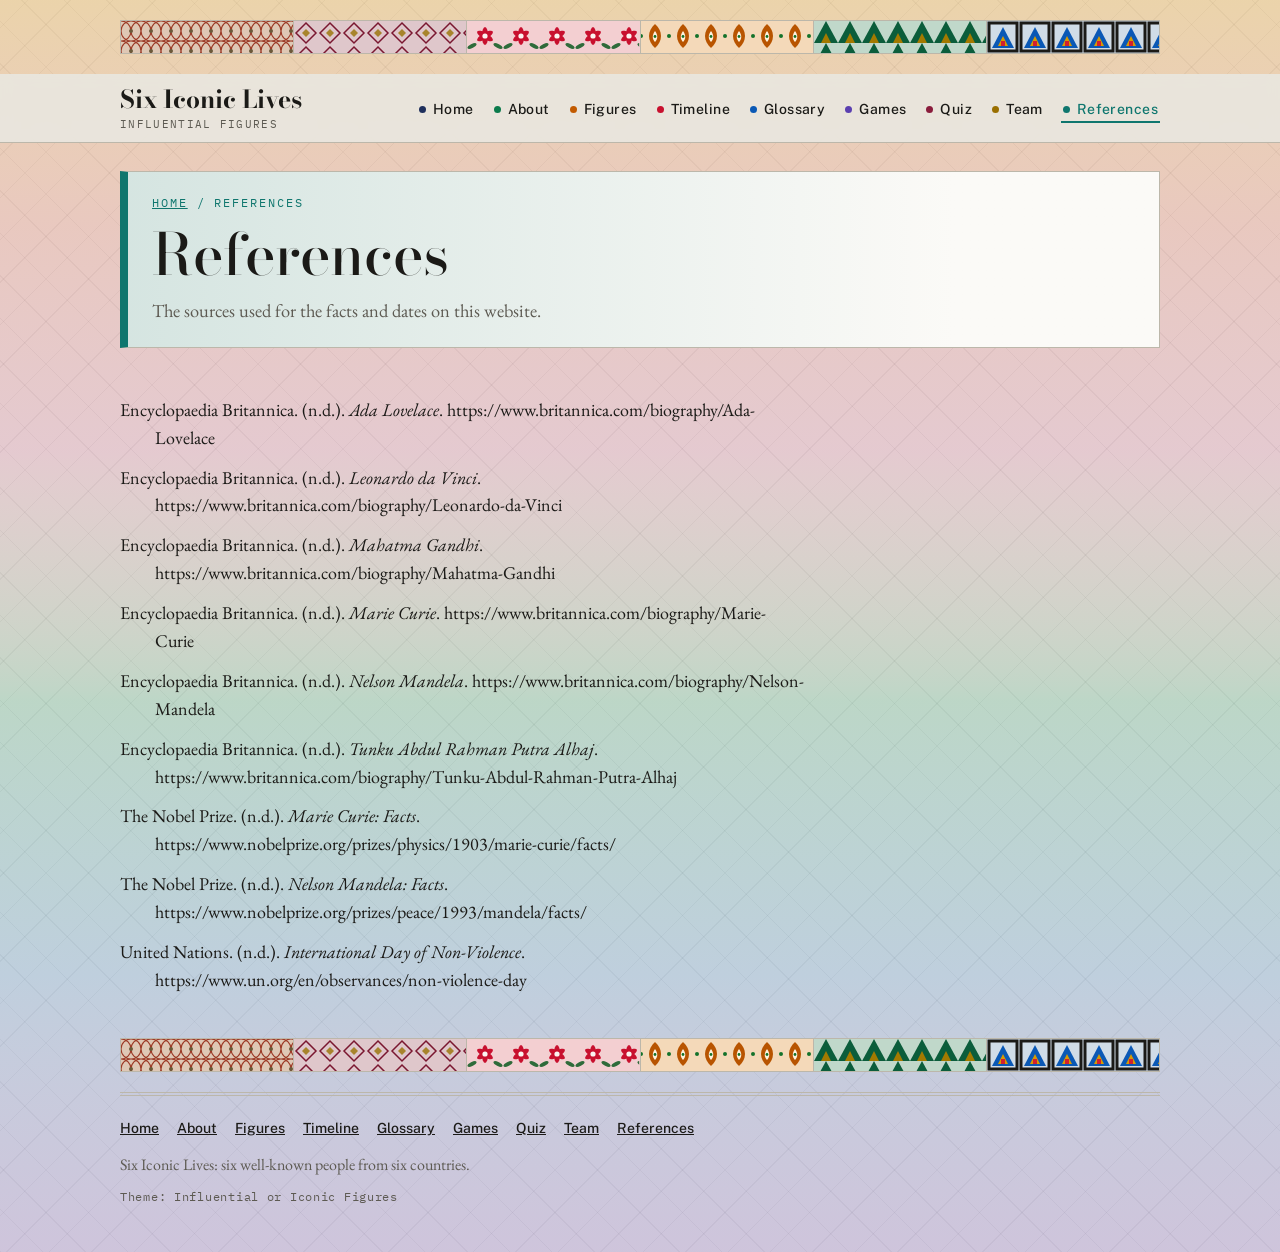
<file: sources.html>
<!doctype html>
<html lang="en">
<head>
<meta charset="utf-8">
<meta name="viewport" content="width=device-width, initial-scale=1">
<title>References | Six Iconic Lives</title>
<meta name="description" content="References for the facts and dates used on the Six Iconic Lives website.">
<link rel="preconnect" href="https://fonts.googleapis.com">
<link rel="preconnect" href="https://fonts.gstatic.com" crossorigin>
<link rel="stylesheet" href="https://fonts.googleapis.com/css2?family=Bodoni+Moda:ital,opsz,wght@0,6..96,500;0,6..96,700;1,6..96,500&amp;family=EB+Garamond:ital,wght@0,400;0,500;0,600;1,400&amp;family=IBM+Plex+Mono:wght@400;500&amp;family=Public+Sans:wght@400;500;600&amp;display=swap">
<link rel="stylesheet" href="style.css">
</head>
<body class="p-sources">
<a class="skip" href="#main">Skip to the main content</a>
<div class="wrap"><div class="ribbon" aria-hidden="true"><div class="t-leonardo"><svg class="band " width="100%" height="32" aria-hidden="true" focusable="false"><defs><pattern id="p169" width="20" height="20" patternUnits="userSpaceOnUse"><circle cx="0" cy="10" r="10" style="fill:none;stroke:var(--t-accent);stroke-width:1.2"/><circle cx="10" cy="10" r="10" style="fill:none;stroke:var(--t-accent);stroke-width:1.2"/><circle cx="20" cy="10" r="10" style="fill:none;stroke:var(--t-accent);stroke-width:1.2"/><circle cx="10" cy="10" r="2" style="fill:var(--t-accent2)"/></pattern></defs><rect width="100%" height="32" fill="url(#p169)"/></svg></div><div class="t-lovelace"><svg class="band " width="100%" height="32" aria-hidden="true" focusable="false"><defs><pattern id="p170" width="24" height="24" patternUnits="userSpaceOnUse"><polygon points="12,2 22,12 12,22 2,12" style="fill:none;stroke:var(--t-accent);stroke-width:1.5"/><polygon points="12,8 16,12 12,16 8,12" style="fill:var(--t-accent2)"/></pattern></defs><rect width="100%" height="32" fill="url(#p170)"/></svg></div><div class="t-curie"><svg class="band " width="100%" height="32" aria-hidden="true" focusable="false"><defs><pattern id="p171" width="36" height="32" patternUnits="userSpaceOnUse"><g transform="translate(18 15)"><ellipse rx="3.2" ry="9" style="fill:var(--t-accent)"/><ellipse rx="3.2" ry="9" transform="rotate(60)" style="fill:var(--t-accent)"/><ellipse rx="3.2" ry="9" transform="rotate(120)" style="fill:var(--t-accent)"/><circle r="2.6" style="fill:var(--t-bg)"/></g><ellipse cx="5" cy="25" rx="5" ry="2" transform="rotate(-28 5 25)" style="fill:var(--t-accent2)"/><ellipse cx="31" cy="25" rx="5" ry="2" transform="rotate(28 31 25)" style="fill:var(--t-accent2)"/></pattern></defs><rect width="100%" height="32" fill="url(#p171)"/></svg></div><div class="t-gandhi"><svg class="band " width="100%" height="32" aria-hidden="true" focusable="false"><defs><pattern id="p172" width="28" height="30" patternUnits="userSpaceOnUse"><path d="M14 3 C22 10 22 20 14 27 C6 20 6 10 14 3Z" style="fill:var(--t-accent)"/><path d="M14 10 C17 14 17 18 14 21 C11 18 11 14 14 10Z" style="fill:var(--t-bg)"/><circle cx="14" cy="15.5" r="1.4" style="fill:var(--t-accent2)"/><circle cx="0" cy="15" r="2" style="fill:var(--t-accent2)"/><circle cx="28" cy="15" r="2" style="fill:var(--t-accent2)"/></pattern></defs><rect width="100%" height="32" fill="url(#p172)"/></svg></div><div class="t-tunku"><svg class="band " width="100%" height="32" aria-hidden="true" focusable="false"><defs><pattern id="p173" width="24" height="22" patternUnits="userSpaceOnUse"><polygon points="0,22 12,0 24,22" style="fill:var(--t-accent)"/><polygon points="7,22 12,12 17,22" style="fill:var(--t-accent2)"/></pattern></defs><rect width="100%" height="32" fill="url(#p173)"/></svg></div><div class="t-mandela"><svg class="band " width="100%" height="32" aria-hidden="true" focusable="false"><defs><pattern id="p174" width="32" height="32" patternUnits="userSpaceOnUse"><rect x="2" y="2" width="28" height="28" style="fill:none;stroke:var(--t-ink);stroke-width:3"/><polygon points="16,6 27,27 5,27" style="fill:var(--t-accent)"/><polygon points="16,15 21,25 11,25" style="fill:var(--t-accent2)"/><rect x="14" y="20" width="4" height="5" style="fill:var(--t-accent3)"/></pattern></defs><rect width="100%" height="32" fill="url(#p174)"/></svg></div></div></div>
<header class="site-header">
<div class="wrap header-in">
<a class="brand" href="index.html">Six Iconic Lives<small>Influential figures</small></a>
<nav class="nav" aria-label="Main menu"><ul><li><a href="index.html" style="--c:var(--accent)">Home</a></li><li><a href="about.html" style="--c:var(--c3)">About</a></li><li><a href="index.html#figures" style="--c:var(--c2)">Figures</a></li><li><a href="timeline.html" style="--c:var(--c1)">Timeline</a></li><li><a href="glossary.html" style="--c:var(--c4)">Glossary</a></li><li><a href="games.html" style="--c:var(--c6)">Games</a></li><li><a href="quiz.html" style="--c:var(--c5)">Quiz</a></li><li><a href="team.html" style="--c:var(--c8)">Team</a></li><li><a href="sources.html" style="--c:var(--c7)" aria-current="page">References</a></li></ul></nav>
</div>
<div class="progress" aria-hidden="true"><i></i></div>
</header>
<main id="main" class="wrap">
<section class="page-hero"><p class="eyebrow"><a href="index.html">Home</a> / References</p><h1>References</h1><p class="lede">The sources used for the facts and dates on this website.</p></section>
<section class="block" style="--sec:var(--c7)">
<ul class="refs"><li>Encyclopaedia Britannica. (n.d.). <em>Ada Lovelace</em>. https://www.britannica.com/biography/Ada-Lovelace</li><li>Encyclopaedia Britannica. (n.d.). <em>Leonardo da Vinci</em>. https://www.britannica.com/biography/Leonardo-da-Vinci</li><li>Encyclopaedia Britannica. (n.d.). <em>Mahatma Gandhi</em>. https://www.britannica.com/biography/Mahatma-Gandhi</li><li>Encyclopaedia Britannica. (n.d.). <em>Marie Curie</em>. https://www.britannica.com/biography/Marie-Curie</li><li>Encyclopaedia Britannica. (n.d.). <em>Nelson Mandela</em>. https://www.britannica.com/biography/Nelson-Mandela</li><li>Encyclopaedia Britannica. (n.d.). <em>Tunku Abdul Rahman Putra Alhaj</em>. https://www.britannica.com/biography/Tunku-Abdul-Rahman-Putra-Alhaj</li><li>The Nobel Prize. (n.d.). <em>Marie Curie: Facts</em>. https://www.nobelprize.org/prizes/physics/1903/marie-curie/facts/</li><li>The Nobel Prize. (n.d.). <em>Nelson Mandela: Facts</em>. https://www.nobelprize.org/prizes/peace/1993/mandela/facts/</li><li>United Nations. (n.d.). <em>International Day of Non-Violence</em>. https://www.un.org/en/observances/non-violence-day</li></ul>
</section>

</main>
<div class="wrap"><div class="ribbon" aria-hidden="true"><div class="t-leonardo"><svg class="band " width="100%" height="32" aria-hidden="true" focusable="false"><defs><pattern id="p175" width="20" height="20" patternUnits="userSpaceOnUse"><circle cx="0" cy="10" r="10" style="fill:none;stroke:var(--t-accent);stroke-width:1.2"/><circle cx="10" cy="10" r="10" style="fill:none;stroke:var(--t-accent);stroke-width:1.2"/><circle cx="20" cy="10" r="10" style="fill:none;stroke:var(--t-accent);stroke-width:1.2"/><circle cx="10" cy="10" r="2" style="fill:var(--t-accent2)"/></pattern></defs><rect width="100%" height="32" fill="url(#p175)"/></svg></div><div class="t-lovelace"><svg class="band " width="100%" height="32" aria-hidden="true" focusable="false"><defs><pattern id="p176" width="24" height="24" patternUnits="userSpaceOnUse"><polygon points="12,2 22,12 12,22 2,12" style="fill:none;stroke:var(--t-accent);stroke-width:1.5"/><polygon points="12,8 16,12 12,16 8,12" style="fill:var(--t-accent2)"/></pattern></defs><rect width="100%" height="32" fill="url(#p176)"/></svg></div><div class="t-curie"><svg class="band " width="100%" height="32" aria-hidden="true" focusable="false"><defs><pattern id="p177" width="36" height="32" patternUnits="userSpaceOnUse"><g transform="translate(18 15)"><ellipse rx="3.2" ry="9" style="fill:var(--t-accent)"/><ellipse rx="3.2" ry="9" transform="rotate(60)" style="fill:var(--t-accent)"/><ellipse rx="3.2" ry="9" transform="rotate(120)" style="fill:var(--t-accent)"/><circle r="2.6" style="fill:var(--t-bg)"/></g><ellipse cx="5" cy="25" rx="5" ry="2" transform="rotate(-28 5 25)" style="fill:var(--t-accent2)"/><ellipse cx="31" cy="25" rx="5" ry="2" transform="rotate(28 31 25)" style="fill:var(--t-accent2)"/></pattern></defs><rect width="100%" height="32" fill="url(#p177)"/></svg></div><div class="t-gandhi"><svg class="band " width="100%" height="32" aria-hidden="true" focusable="false"><defs><pattern id="p178" width="28" height="30" patternUnits="userSpaceOnUse"><path d="M14 3 C22 10 22 20 14 27 C6 20 6 10 14 3Z" style="fill:var(--t-accent)"/><path d="M14 10 C17 14 17 18 14 21 C11 18 11 14 14 10Z" style="fill:var(--t-bg)"/><circle cx="14" cy="15.5" r="1.4" style="fill:var(--t-accent2)"/><circle cx="0" cy="15" r="2" style="fill:var(--t-accent2)"/><circle cx="28" cy="15" r="2" style="fill:var(--t-accent2)"/></pattern></defs><rect width="100%" height="32" fill="url(#p178)"/></svg></div><div class="t-tunku"><svg class="band " width="100%" height="32" aria-hidden="true" focusable="false"><defs><pattern id="p179" width="24" height="22" patternUnits="userSpaceOnUse"><polygon points="0,22 12,0 24,22" style="fill:var(--t-accent)"/><polygon points="7,22 12,12 17,22" style="fill:var(--t-accent2)"/></pattern></defs><rect width="100%" height="32" fill="url(#p179)"/></svg></div><div class="t-mandela"><svg class="band " width="100%" height="32" aria-hidden="true" focusable="false"><defs><pattern id="p180" width="32" height="32" patternUnits="userSpaceOnUse"><rect x="2" y="2" width="28" height="28" style="fill:none;stroke:var(--t-ink);stroke-width:3"/><polygon points="16,6 27,27 5,27" style="fill:var(--t-accent)"/><polygon points="16,15 21,25 11,25" style="fill:var(--t-accent2)"/><rect x="14" y="20" width="4" height="5" style="fill:var(--t-accent3)"/></pattern></defs><rect width="100%" height="32" fill="url(#p180)"/></svg></div></div>
<footer class="site-footer">
<ul><li><a href="index.html">Home</a></li><li><a href="about.html">About</a></li><li><a href="index.html#figures">Figures</a></li><li><a href="timeline.html">Timeline</a></li><li><a href="glossary.html">Glossary</a></li><li><a href="games.html">Games</a></li><li><a href="quiz.html">Quiz</a></li><li><a href="team.html">Team</a></li><li><a href="sources.html">References</a></li></ul>
<p>Six Iconic Lives: six well-known people from six countries.</p>
<p class="mono">Theme: Influential or Iconic Figures</p>
</footer>
</div>
<script src="data.js"></script>
<script src="script.js"></script>
</body>
</html>
</file>
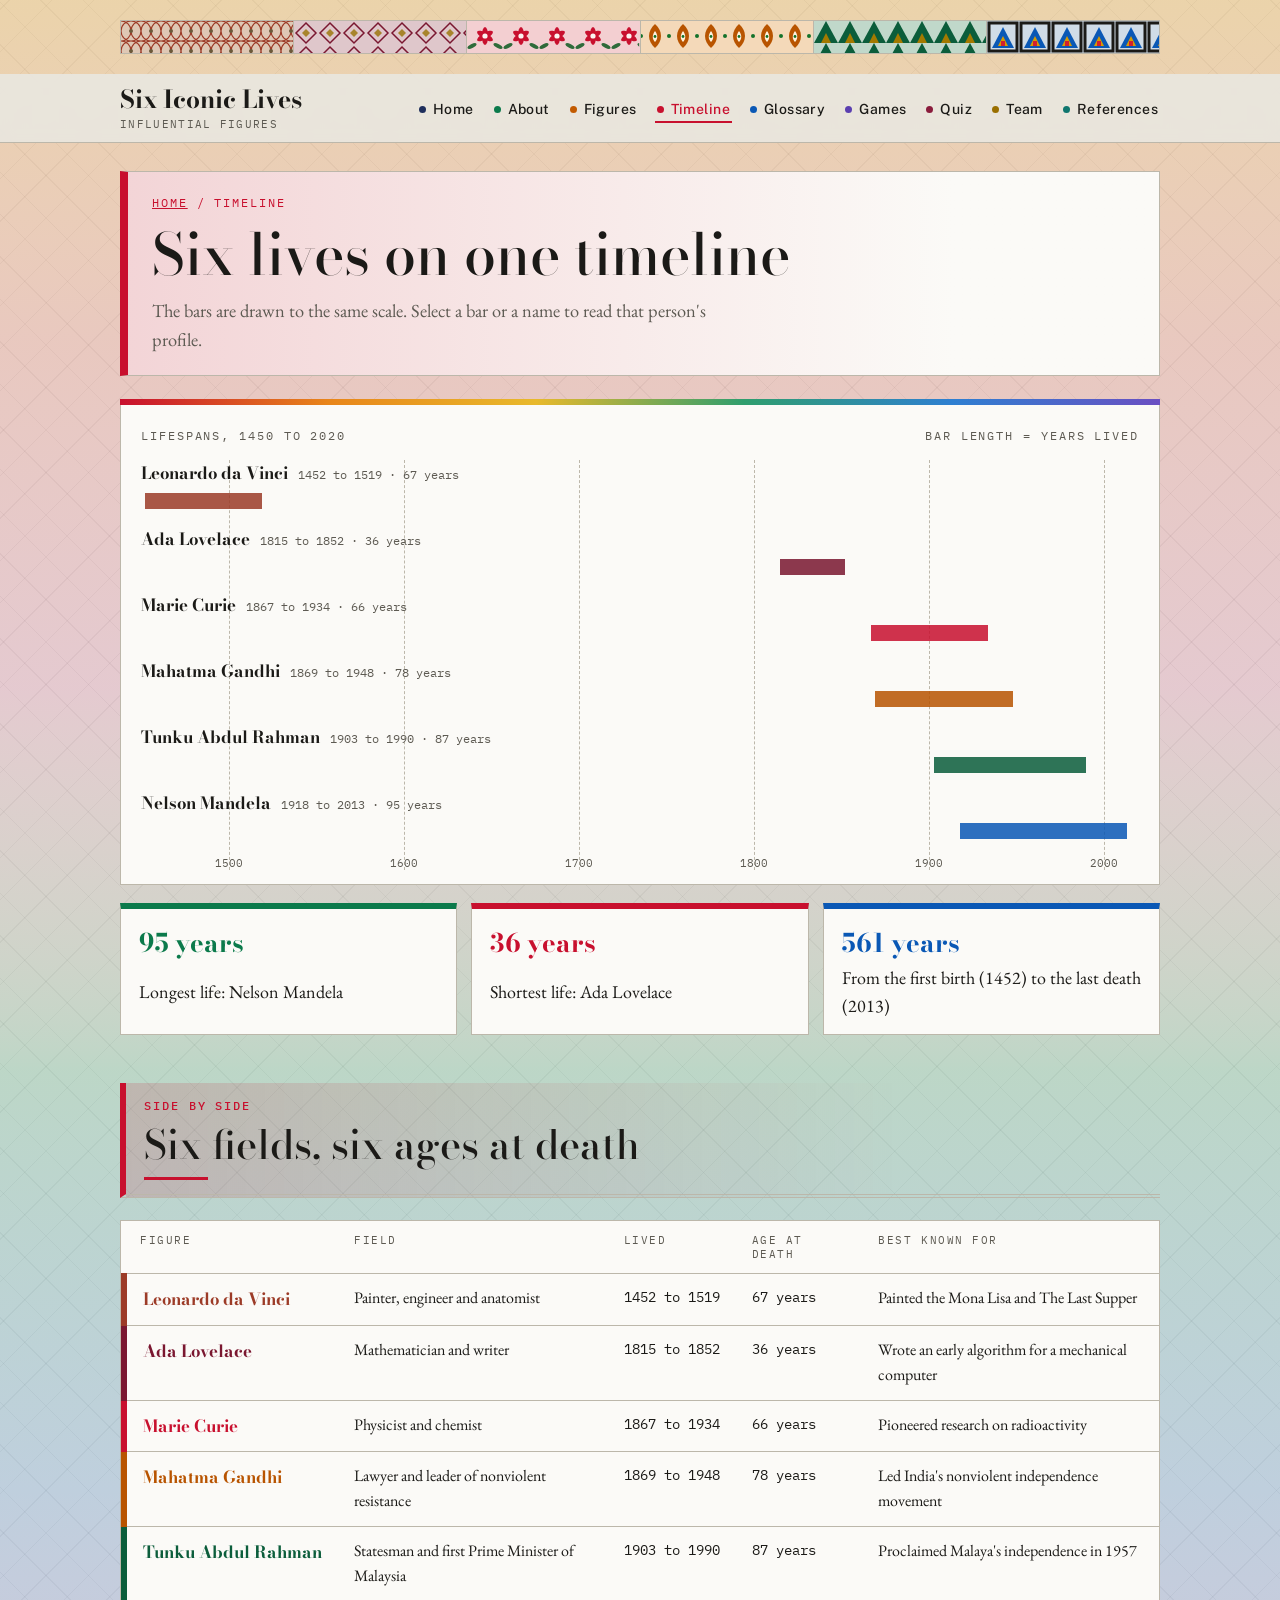
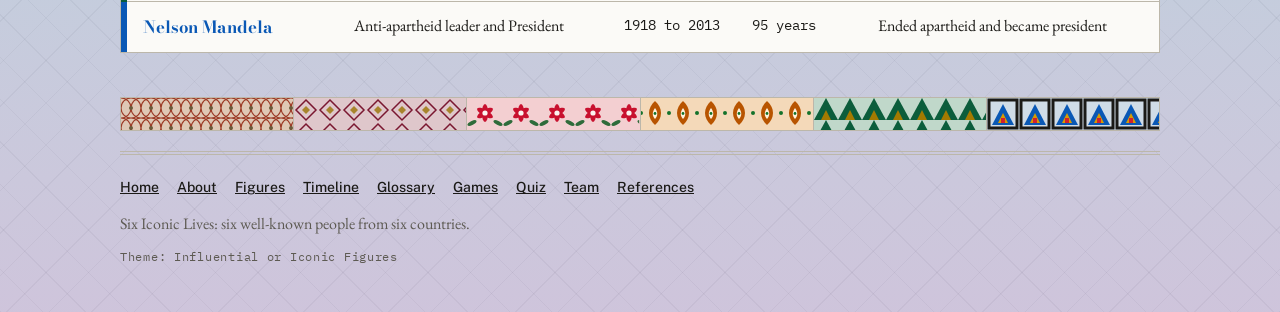
<file: timeline.html>
<!doctype html>
<html lang="en">
<head>
<meta charset="utf-8">
<meta name="viewport" content="width=device-width, initial-scale=1">
<title>Timeline | Six Iconic Lives</title>
<meta name="description" content="Six iconic lives drawn to scale on one timeline, with a comparison table.">
<link rel="preconnect" href="https://fonts.googleapis.com">
<link rel="preconnect" href="https://fonts.gstatic.com" crossorigin>
<link rel="stylesheet" href="https://fonts.googleapis.com/css2?family=Bodoni+Moda:ital,opsz,wght@0,6..96,500;0,6..96,700;1,6..96,500&amp;family=EB+Garamond:ital,wght@0,400;0,500;0,600;1,400&amp;family=IBM+Plex+Mono:wght@400;500&amp;family=Public+Sans:wght@400;500;600&amp;display=swap">
<link rel="stylesheet" href="style.css">
</head>
<body class="p-timeline">
<a class="skip" href="#main">Skip to the main content</a>
<div class="wrap"><div class="ribbon" aria-hidden="true"><div class="t-leonardo"><svg class="band " width="100%" height="32" aria-hidden="true" focusable="false"><defs><pattern id="p109" width="20" height="20" patternUnits="userSpaceOnUse"><circle cx="0" cy="10" r="10" style="fill:none;stroke:var(--t-accent);stroke-width:1.2"/><circle cx="10" cy="10" r="10" style="fill:none;stroke:var(--t-accent);stroke-width:1.2"/><circle cx="20" cy="10" r="10" style="fill:none;stroke:var(--t-accent);stroke-width:1.2"/><circle cx="10" cy="10" r="2" style="fill:var(--t-accent2)"/></pattern></defs><rect width="100%" height="32" fill="url(#p109)"/></svg></div><div class="t-lovelace"><svg class="band " width="100%" height="32" aria-hidden="true" focusable="false"><defs><pattern id="p110" width="24" height="24" patternUnits="userSpaceOnUse"><polygon points="12,2 22,12 12,22 2,12" style="fill:none;stroke:var(--t-accent);stroke-width:1.5"/><polygon points="12,8 16,12 12,16 8,12" style="fill:var(--t-accent2)"/></pattern></defs><rect width="100%" height="32" fill="url(#p110)"/></svg></div><div class="t-curie"><svg class="band " width="100%" height="32" aria-hidden="true" focusable="false"><defs><pattern id="p111" width="36" height="32" patternUnits="userSpaceOnUse"><g transform="translate(18 15)"><ellipse rx="3.2" ry="9" style="fill:var(--t-accent)"/><ellipse rx="3.2" ry="9" transform="rotate(60)" style="fill:var(--t-accent)"/><ellipse rx="3.2" ry="9" transform="rotate(120)" style="fill:var(--t-accent)"/><circle r="2.6" style="fill:var(--t-bg)"/></g><ellipse cx="5" cy="25" rx="5" ry="2" transform="rotate(-28 5 25)" style="fill:var(--t-accent2)"/><ellipse cx="31" cy="25" rx="5" ry="2" transform="rotate(28 31 25)" style="fill:var(--t-accent2)"/></pattern></defs><rect width="100%" height="32" fill="url(#p111)"/></svg></div><div class="t-gandhi"><svg class="band " width="100%" height="32" aria-hidden="true" focusable="false"><defs><pattern id="p112" width="28" height="30" patternUnits="userSpaceOnUse"><path d="M14 3 C22 10 22 20 14 27 C6 20 6 10 14 3Z" style="fill:var(--t-accent)"/><path d="M14 10 C17 14 17 18 14 21 C11 18 11 14 14 10Z" style="fill:var(--t-bg)"/><circle cx="14" cy="15.5" r="1.4" style="fill:var(--t-accent2)"/><circle cx="0" cy="15" r="2" style="fill:var(--t-accent2)"/><circle cx="28" cy="15" r="2" style="fill:var(--t-accent2)"/></pattern></defs><rect width="100%" height="32" fill="url(#p112)"/></svg></div><div class="t-tunku"><svg class="band " width="100%" height="32" aria-hidden="true" focusable="false"><defs><pattern id="p113" width="24" height="22" patternUnits="userSpaceOnUse"><polygon points="0,22 12,0 24,22" style="fill:var(--t-accent)"/><polygon points="7,22 12,12 17,22" style="fill:var(--t-accent2)"/></pattern></defs><rect width="100%" height="32" fill="url(#p113)"/></svg></div><div class="t-mandela"><svg class="band " width="100%" height="32" aria-hidden="true" focusable="false"><defs><pattern id="p114" width="32" height="32" patternUnits="userSpaceOnUse"><rect x="2" y="2" width="28" height="28" style="fill:none;stroke:var(--t-ink);stroke-width:3"/><polygon points="16,6 27,27 5,27" style="fill:var(--t-accent)"/><polygon points="16,15 21,25 11,25" style="fill:var(--t-accent2)"/><rect x="14" y="20" width="4" height="5" style="fill:var(--t-accent3)"/></pattern></defs><rect width="100%" height="32" fill="url(#p114)"/></svg></div></div></div>
<header class="site-header">
<div class="wrap header-in">
<a class="brand" href="index.html">Six Iconic Lives<small>Influential figures</small></a>
<nav class="nav" aria-label="Main menu"><ul><li><a href="index.html" style="--c:var(--accent)">Home</a></li><li><a href="about.html" style="--c:var(--c3)">About</a></li><li><a href="index.html#figures" style="--c:var(--c2)">Figures</a></li><li><a href="timeline.html" style="--c:var(--c1)" aria-current="page">Timeline</a></li><li><a href="glossary.html" style="--c:var(--c4)">Glossary</a></li><li><a href="games.html" style="--c:var(--c6)">Games</a></li><li><a href="quiz.html" style="--c:var(--c5)">Quiz</a></li><li><a href="team.html" style="--c:var(--c8)">Team</a></li><li><a href="sources.html" style="--c:var(--c7)">References</a></li></ul></nav>
</div>
<div class="progress" aria-hidden="true"><i></i></div>
</header>
<main id="main" class="wrap">
<section class="page-hero"><p class="eyebrow"><a href="index.html">Home</a> / Timeline</p><h1>Six lives on one timeline</h1><p class="lede">The bars are drawn to the same scale. Select a bar or a name to read that person&#x27;s profile.</p></section>
<div class="chart-card">
<div class="chart-head"><p class="eyebrow">Lifespans, 1450 to 2020</p><p class="eyebrow">Bar length = years lived</p></div>
<div class="chart"><div class="grid-lines" aria-hidden="true"><span style="left:8.772%"></span><b style="left:8.772%">1500</b><span style="left:26.316%"></span><b style="left:26.316%">1600</b><span style="left:43.860%"></span><b style="left:43.860%">1700</b><span style="left:61.404%"></span><b style="left:61.404%">1800</b><span style="left:78.947%"></span><b style="left:78.947%">1900</b><span style="left:96.491%"></span><b style="left:96.491%">2000</b></div><div class="row t-leonardo"><div class="row-label"><a href="leonardo.html">Leonardo da Vinci</a><span>1452 to 1519 · 67 years</span></div><div class="track"><a class="bar" href="leonardo.html" aria-label="Leonardo da Vinci, 1452 to 1519. Open the profile." style="left:0.351%;width:11.754%"></a></div></div><div class="row t-lovelace"><div class="row-label"><a href="lovelace.html">Ada Lovelace</a><span>1815 to 1852 · 36 years</span></div><div class="track"><a class="bar" href="lovelace.html" aria-label="Ada Lovelace, 1815 to 1852. Open the profile." style="left:64.035%;width:6.491%"></a></div></div><div class="row t-curie"><div class="row-label"><a href="curie.html">Marie Curie</a><span>1867 to 1934 · 66 years</span></div><div class="track"><a class="bar" href="curie.html" aria-label="Marie Curie, 1867 to 1934. Open the profile." style="left:73.158%;width:11.754%"></a></div></div><div class="row t-gandhi"><div class="row-label"><a href="gandhi.html">Mahatma Gandhi</a><span>1869 to 1948 · 78 years</span></div><div class="track"><a class="bar" href="gandhi.html" aria-label="Mahatma Gandhi, 1869 to 1948. Open the profile." style="left:73.509%;width:13.860%"></a></div></div><div class="row t-tunku"><div class="row-label"><a href="tunku.html">Tunku Abdul Rahman</a><span>1903 to 1990 · 87 years</span></div><div class="track"><a class="bar" href="tunku.html" aria-label="Tunku Abdul Rahman, 1903 to 1990. Open the profile." style="left:79.474%;width:15.263%"></a></div></div><div class="row t-mandela"><div class="row-label"><a href="mandela.html">Nelson Mandela</a><span>1918 to 2013 · 95 years</span></div><div class="track"><a class="bar" href="mandela.html" aria-label="Nelson Mandela, 1918 to 2013. Open the profile." style="left:82.105%;width:16.667%"></a></div></div></div>
</div>
<div class="facts-row">
<div class="fact-box" style="--c:var(--c3)"><strong>95 years</strong><span>Longest life: Nelson Mandela</span></div>
<div class="fact-box" style="--c:var(--c1)"><strong>36 years</strong><span>Shortest life: Ada Lovelace</span></div>
<div class="fact-box" style="--c:var(--c4)"><strong>561 years</strong><span>From the first birth (1452) to the last death (2013)</span></div>
</div>
<section class="block" style="--sec:var(--c1)">
<div class="section-head"><p class="eyebrow">Side by side</p><h2>Six fields, six ages at death</h2></div>
<div class="table-wrap"><table>
<thead><tr><th>Figure</th><th>Field</th><th>Lived</th><th>Age at death</th><th>Best known for</th></tr></thead>
<tbody><tr class="t-leonardo"><td><a href="leonardo.html">Leonardo da Vinci</a></td><td>Painter, engineer and anatomist</td><td class="num">1452 to 1519</td><td class="num">67 years</td><td>Painted the Mona Lisa and The Last Supper</td></tr><tr class="t-lovelace"><td><a href="lovelace.html">Ada Lovelace</a></td><td>Mathematician and writer</td><td class="num">1815 to 1852</td><td class="num">36 years</td><td>Wrote an early algorithm for a mechanical computer</td></tr><tr class="t-curie"><td><a href="curie.html">Marie Curie</a></td><td>Physicist and chemist</td><td class="num">1867 to 1934</td><td class="num">66 years</td><td>Pioneered research on radioactivity</td></tr><tr class="t-gandhi"><td><a href="gandhi.html">Mahatma Gandhi</a></td><td>Lawyer and leader of nonviolent resistance</td><td class="num">1869 to 1948</td><td class="num">78 years</td><td>Led India&#x27;s nonviolent independence movement</td></tr><tr class="t-tunku"><td><a href="tunku.html">Tunku Abdul Rahman</a></td><td>Statesman and first Prime Minister of Malaysia</td><td class="num">1903 to 1990</td><td class="num">87 years</td><td>Proclaimed Malaya&#x27;s independence in 1957</td></tr><tr class="t-mandela"><td><a href="mandela.html">Nelson Mandela</a></td><td>Anti-apartheid leader and President</td><td class="num">1918 to 2013</td><td class="num">95 years</td><td>Ended apartheid and became president</td></tr></tbody></table></div>
</section>

</main>
<div class="wrap"><div class="ribbon" aria-hidden="true"><div class="t-leonardo"><svg class="band " width="100%" height="32" aria-hidden="true" focusable="false"><defs><pattern id="p115" width="20" height="20" patternUnits="userSpaceOnUse"><circle cx="0" cy="10" r="10" style="fill:none;stroke:var(--t-accent);stroke-width:1.2"/><circle cx="10" cy="10" r="10" style="fill:none;stroke:var(--t-accent);stroke-width:1.2"/><circle cx="20" cy="10" r="10" style="fill:none;stroke:var(--t-accent);stroke-width:1.2"/><circle cx="10" cy="10" r="2" style="fill:var(--t-accent2)"/></pattern></defs><rect width="100%" height="32" fill="url(#p115)"/></svg></div><div class="t-lovelace"><svg class="band " width="100%" height="32" aria-hidden="true" focusable="false"><defs><pattern id="p116" width="24" height="24" patternUnits="userSpaceOnUse"><polygon points="12,2 22,12 12,22 2,12" style="fill:none;stroke:var(--t-accent);stroke-width:1.5"/><polygon points="12,8 16,12 12,16 8,12" style="fill:var(--t-accent2)"/></pattern></defs><rect width="100%" height="32" fill="url(#p116)"/></svg></div><div class="t-curie"><svg class="band " width="100%" height="32" aria-hidden="true" focusable="false"><defs><pattern id="p117" width="36" height="32" patternUnits="userSpaceOnUse"><g transform="translate(18 15)"><ellipse rx="3.2" ry="9" style="fill:var(--t-accent)"/><ellipse rx="3.2" ry="9" transform="rotate(60)" style="fill:var(--t-accent)"/><ellipse rx="3.2" ry="9" transform="rotate(120)" style="fill:var(--t-accent)"/><circle r="2.6" style="fill:var(--t-bg)"/></g><ellipse cx="5" cy="25" rx="5" ry="2" transform="rotate(-28 5 25)" style="fill:var(--t-accent2)"/><ellipse cx="31" cy="25" rx="5" ry="2" transform="rotate(28 31 25)" style="fill:var(--t-accent2)"/></pattern></defs><rect width="100%" height="32" fill="url(#p117)"/></svg></div><div class="t-gandhi"><svg class="band " width="100%" height="32" aria-hidden="true" focusable="false"><defs><pattern id="p118" width="28" height="30" patternUnits="userSpaceOnUse"><path d="M14 3 C22 10 22 20 14 27 C6 20 6 10 14 3Z" style="fill:var(--t-accent)"/><path d="M14 10 C17 14 17 18 14 21 C11 18 11 14 14 10Z" style="fill:var(--t-bg)"/><circle cx="14" cy="15.5" r="1.4" style="fill:var(--t-accent2)"/><circle cx="0" cy="15" r="2" style="fill:var(--t-accent2)"/><circle cx="28" cy="15" r="2" style="fill:var(--t-accent2)"/></pattern></defs><rect width="100%" height="32" fill="url(#p118)"/></svg></div><div class="t-tunku"><svg class="band " width="100%" height="32" aria-hidden="true" focusable="false"><defs><pattern id="p119" width="24" height="22" patternUnits="userSpaceOnUse"><polygon points="0,22 12,0 24,22" style="fill:var(--t-accent)"/><polygon points="7,22 12,12 17,22" style="fill:var(--t-accent2)"/></pattern></defs><rect width="100%" height="32" fill="url(#p119)"/></svg></div><div class="t-mandela"><svg class="band " width="100%" height="32" aria-hidden="true" focusable="false"><defs><pattern id="p120" width="32" height="32" patternUnits="userSpaceOnUse"><rect x="2" y="2" width="28" height="28" style="fill:none;stroke:var(--t-ink);stroke-width:3"/><polygon points="16,6 27,27 5,27" style="fill:var(--t-accent)"/><polygon points="16,15 21,25 11,25" style="fill:var(--t-accent2)"/><rect x="14" y="20" width="4" height="5" style="fill:var(--t-accent3)"/></pattern></defs><rect width="100%" height="32" fill="url(#p120)"/></svg></div></div>
<footer class="site-footer">
<ul><li><a href="index.html">Home</a></li><li><a href="about.html">About</a></li><li><a href="index.html#figures">Figures</a></li><li><a href="timeline.html">Timeline</a></li><li><a href="glossary.html">Glossary</a></li><li><a href="games.html">Games</a></li><li><a href="quiz.html">Quiz</a></li><li><a href="team.html">Team</a></li><li><a href="sources.html">References</a></li></ul>
<p>Six Iconic Lives: six well-known people from six countries.</p>
<p class="mono">Theme: Influential or Iconic Figures</p>
</footer>
</div>
<script src="data.js"></script>
<script src="script.js"></script>
</body>
</html>
</file>
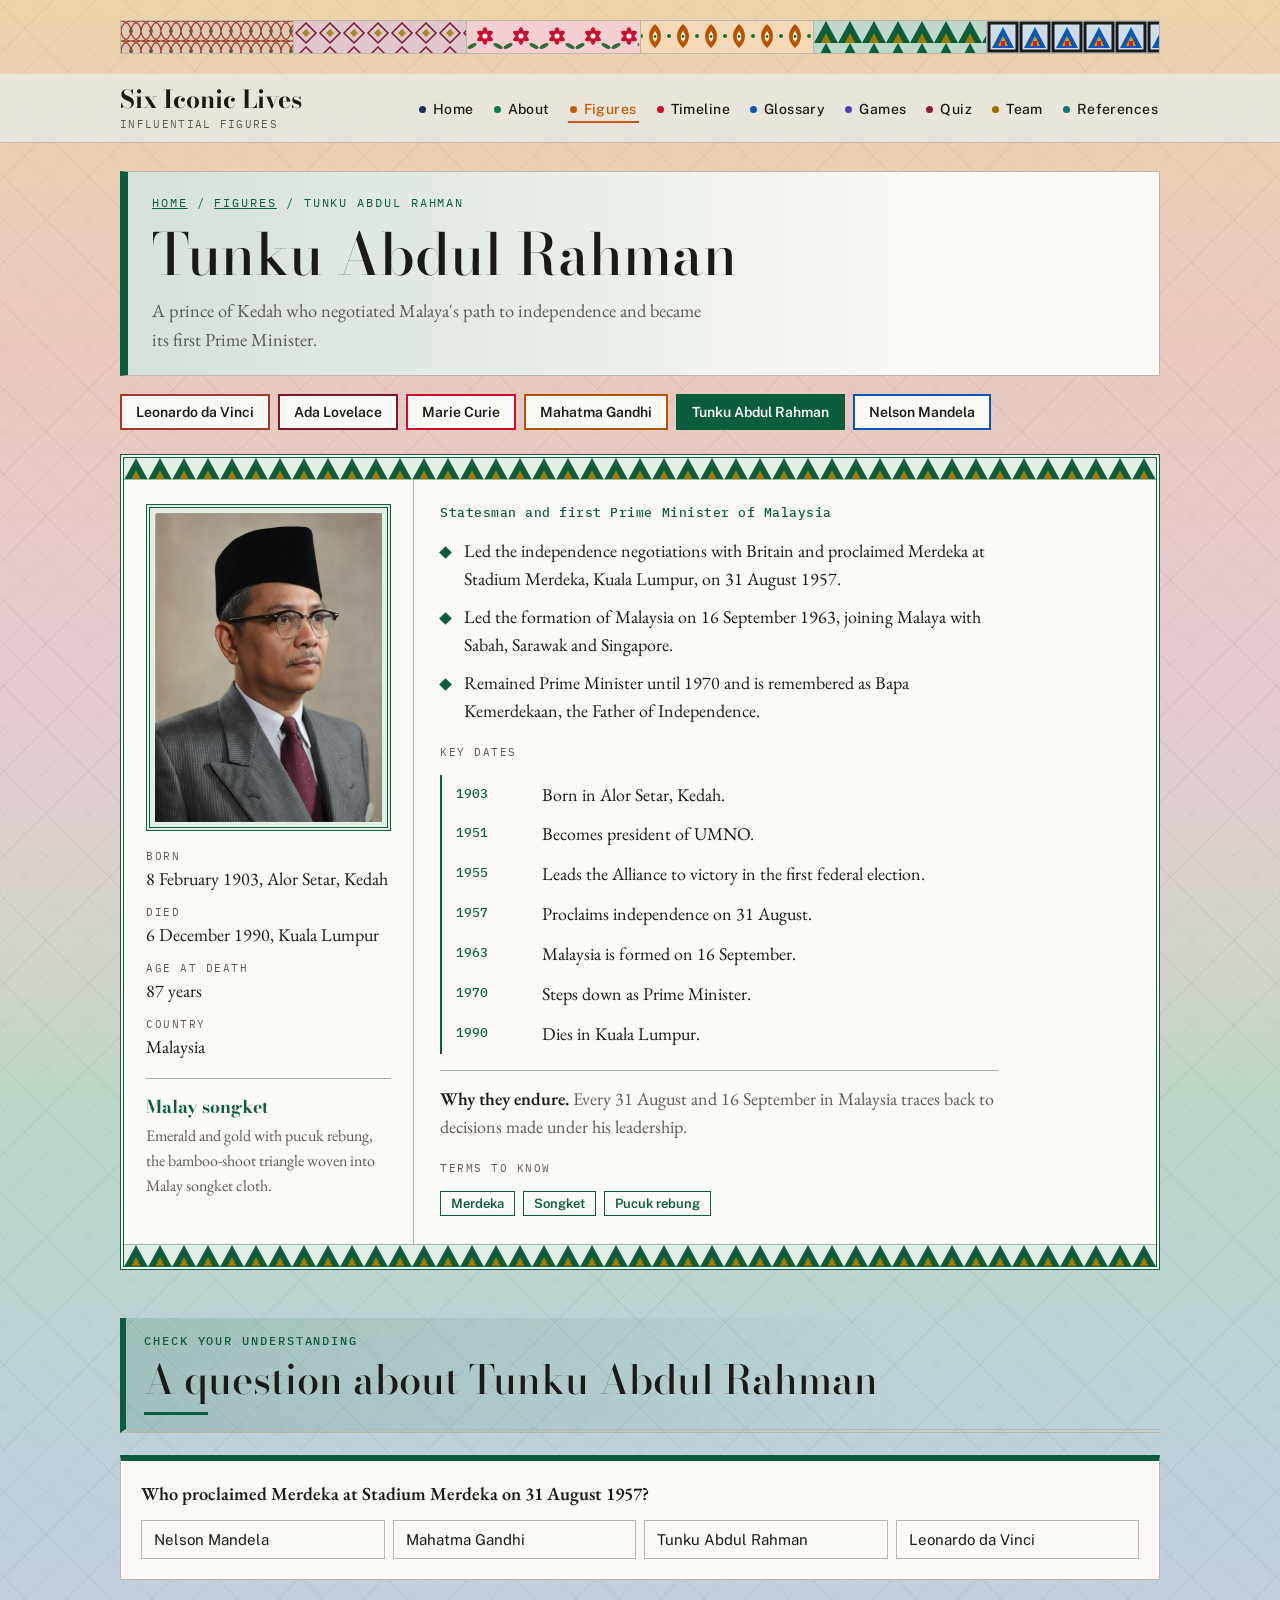
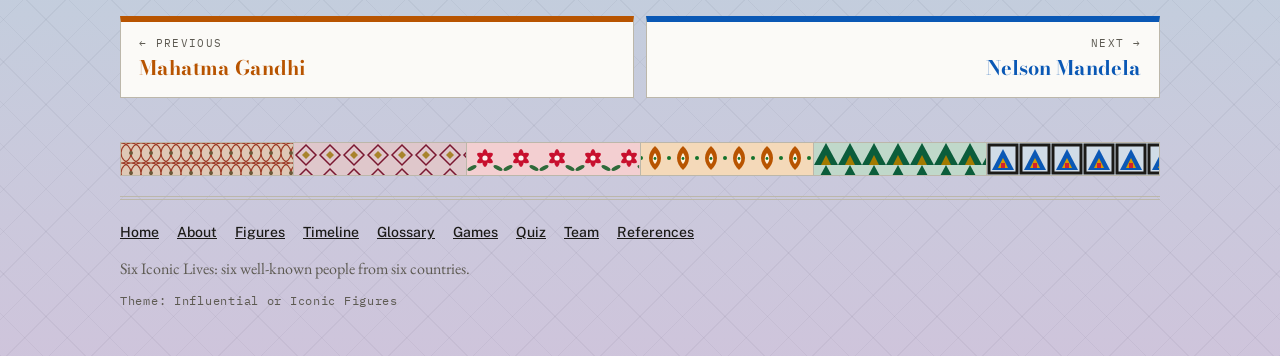
<file: tunku.html>
<!doctype html>
<html lang="en">
<head>
<meta charset="utf-8">
<meta name="viewport" content="width=device-width, initial-scale=1">
<title>Tunku Abdul Rahman | Six Iconic Lives</title>
<meta name="description" content="A prince of Kedah who negotiated Malaya&#x27;s path to independence and became its first Prime Minister.">
<link rel="preconnect" href="https://fonts.googleapis.com">
<link rel="preconnect" href="https://fonts.gstatic.com" crossorigin>
<link rel="stylesheet" href="https://fonts.googleapis.com/css2?family=Bodoni+Moda:ital,opsz,wght@0,6..96,500;0,6..96,700;1,6..96,500&amp;family=EB+Garamond:ital,wght@0,400;0,500;0,600;1,400&amp;family=IBM+Plex+Mono:wght@400;500&amp;family=Public+Sans:wght@400;500;600&amp;display=swap">
<link rel="stylesheet" href="style.css">
</head>
<body class="fig t-tunku">
<a class="skip" href="#main">Skip to the main content</a>
<div class="wrap"><div class="ribbon" aria-hidden="true"><div class="t-leonardo"><svg class="band " width="100%" height="32" aria-hidden="true" focusable="false"><defs><pattern id="p83" width="20" height="20" patternUnits="userSpaceOnUse"><circle cx="0" cy="10" r="10" style="fill:none;stroke:var(--t-accent);stroke-width:1.2"/><circle cx="10" cy="10" r="10" style="fill:none;stroke:var(--t-accent);stroke-width:1.2"/><circle cx="20" cy="10" r="10" style="fill:none;stroke:var(--t-accent);stroke-width:1.2"/><circle cx="10" cy="10" r="2" style="fill:var(--t-accent2)"/></pattern></defs><rect width="100%" height="32" fill="url(#p83)"/></svg></div><div class="t-lovelace"><svg class="band " width="100%" height="32" aria-hidden="true" focusable="false"><defs><pattern id="p84" width="24" height="24" patternUnits="userSpaceOnUse"><polygon points="12,2 22,12 12,22 2,12" style="fill:none;stroke:var(--t-accent);stroke-width:1.5"/><polygon points="12,8 16,12 12,16 8,12" style="fill:var(--t-accent2)"/></pattern></defs><rect width="100%" height="32" fill="url(#p84)"/></svg></div><div class="t-curie"><svg class="band " width="100%" height="32" aria-hidden="true" focusable="false"><defs><pattern id="p85" width="36" height="32" patternUnits="userSpaceOnUse"><g transform="translate(18 15)"><ellipse rx="3.2" ry="9" style="fill:var(--t-accent)"/><ellipse rx="3.2" ry="9" transform="rotate(60)" style="fill:var(--t-accent)"/><ellipse rx="3.2" ry="9" transform="rotate(120)" style="fill:var(--t-accent)"/><circle r="2.6" style="fill:var(--t-bg)"/></g><ellipse cx="5" cy="25" rx="5" ry="2" transform="rotate(-28 5 25)" style="fill:var(--t-accent2)"/><ellipse cx="31" cy="25" rx="5" ry="2" transform="rotate(28 31 25)" style="fill:var(--t-accent2)"/></pattern></defs><rect width="100%" height="32" fill="url(#p85)"/></svg></div><div class="t-gandhi"><svg class="band " width="100%" height="32" aria-hidden="true" focusable="false"><defs><pattern id="p86" width="28" height="30" patternUnits="userSpaceOnUse"><path d="M14 3 C22 10 22 20 14 27 C6 20 6 10 14 3Z" style="fill:var(--t-accent)"/><path d="M14 10 C17 14 17 18 14 21 C11 18 11 14 14 10Z" style="fill:var(--t-bg)"/><circle cx="14" cy="15.5" r="1.4" style="fill:var(--t-accent2)"/><circle cx="0" cy="15" r="2" style="fill:var(--t-accent2)"/><circle cx="28" cy="15" r="2" style="fill:var(--t-accent2)"/></pattern></defs><rect width="100%" height="32" fill="url(#p86)"/></svg></div><div class="t-tunku"><svg class="band " width="100%" height="32" aria-hidden="true" focusable="false"><defs><pattern id="p87" width="24" height="22" patternUnits="userSpaceOnUse"><polygon points="0,22 12,0 24,22" style="fill:var(--t-accent)"/><polygon points="7,22 12,12 17,22" style="fill:var(--t-accent2)"/></pattern></defs><rect width="100%" height="32" fill="url(#p87)"/></svg></div><div class="t-mandela"><svg class="band " width="100%" height="32" aria-hidden="true" focusable="false"><defs><pattern id="p88" width="32" height="32" patternUnits="userSpaceOnUse"><rect x="2" y="2" width="28" height="28" style="fill:none;stroke:var(--t-ink);stroke-width:3"/><polygon points="16,6 27,27 5,27" style="fill:var(--t-accent)"/><polygon points="16,15 21,25 11,25" style="fill:var(--t-accent2)"/><rect x="14" y="20" width="4" height="5" style="fill:var(--t-accent3)"/></pattern></defs><rect width="100%" height="32" fill="url(#p88)"/></svg></div></div></div>
<header class="site-header">
<div class="wrap header-in">
<a class="brand" href="index.html">Six Iconic Lives<small>Influential figures</small></a>
<nav class="nav" aria-label="Main menu"><ul><li><a href="index.html" style="--c:var(--accent)">Home</a></li><li><a href="about.html" style="--c:var(--c3)">About</a></li><li><a href="index.html#figures" style="--c:var(--c2)" aria-current="true">Figures</a></li><li><a href="timeline.html" style="--c:var(--c1)">Timeline</a></li><li><a href="glossary.html" style="--c:var(--c4)">Glossary</a></li><li><a href="games.html" style="--c:var(--c6)">Games</a></li><li><a href="quiz.html" style="--c:var(--c5)">Quiz</a></li><li><a href="team.html" style="--c:var(--c8)">Team</a></li><li><a href="sources.html" style="--c:var(--c7)">References</a></li></ul></nav>
</div>
<div class="progress" aria-hidden="true"><i></i></div>
</header>
<main id="main" class="wrap">
<section class="page-hero"><p class="eyebrow"><a href="index.html">Home</a> / <a href="index.html#figures">Figures</a> / Tunku Abdul Rahman</p><h1>Tunku Abdul Rahman</h1><p class="lede">A prince of Kedah who negotiated Malaya&#x27;s path to independence and became its first Prime Minister.</p></section>
<div class="fig-strip" aria-label="Choose a figure"><a class="chip t-leonardo" href="leonardo.html">Leonardo da Vinci</a><a class="chip t-lovelace" href="lovelace.html">Ada Lovelace</a><a class="chip t-curie" href="curie.html">Marie Curie</a><a class="chip t-gandhi" href="gandhi.html">Mahatma Gandhi</a><a class="chip t-tunku" href="tunku.html" aria-current="page">Tunku Abdul Rahman</a><a class="chip t-mandela" href="mandela.html">Nelson Mandela</a></div>
<article class="profile t-tunku">
<svg class="band band-top" width="100%" height="22" aria-hidden="true" focusable="false"><defs><pattern id="p81" width="24" height="22" patternUnits="userSpaceOnUse"><polygon points="0,22 12,0 24,22" style="fill:var(--t-accent)"/><polygon points="7,22 12,12 17,22" style="fill:var(--t-accent2)"/></pattern></defs><rect width="100%" height="22" fill="url(#p81)"/></svg>
<div class="profile-grid">
<div class="profile-side">
<img class="portrait" src="tunku.jpg" alt="Portrait of Tunku Abdul Rahman" style="object-position:50% 20%">
<dl class="vitals"><div><dt>Born</dt><dd>8 February 1903, Alor Setar, Kedah</dd></div><div><dt>Died</dt><dd>6 December 1990, Kuala Lumpur</dd></div><div><dt>Age at death</dt><dd>87 years</dd></div><div><dt>Country</dt><dd>Malaysia</dd></div></dl>
<div class="style-note"><strong>Malay songket</strong><span>Emerald and gold with pucuk rebung, the bamboo-shoot triangle woven into Malay songket cloth.</span></div>
</div>
<div class="profile-main">
<p class="role">Statesman and first Prime Minister of Malaysia</p>
<ul class="facts"><li>Led the independence negotiations with Britain and proclaimed Merdeka at Stadium Merdeka, Kuala Lumpur, on 31 August 1957.</li><li>Led the formation of Malaysia on 16 September 1963, joining Malaya with Sabah, Sarawak and Singapore.</li><li>Remained Prime Minister until 1970 and is remembered as Bapa Kemerdekaan, the Father of Independence.</li></ul>
<p class="subhead">Key dates</p>
<ol class="dates"><li><b>1903</b><span>Born in Alor Setar, Kedah.</span></li><li><b>1951</b><span>Becomes president of UMNO.</span></li><li><b>1955</b><span>Leads the Alliance to victory in the first federal election.</span></li><li><b>1957</b><span>Proclaims independence on 31 August.</span></li><li><b>1963</b><span>Malaysia is formed on 16 September.</span></li><li><b>1970</b><span>Steps down as Prime Minister.</span></li><li><b>1990</b><span>Dies in Kuala Lumpur.</span></li></ol>
<p class="legacy"><strong>Why they endure.</strong> Every 31 August and 16 September in Malaysia traces back to decisions made under his leadership.</p>
<p class="subhead">Terms to know</p>
<div class="related"><a href="glossary.html#merdeka">Merdeka</a><a href="glossary.html#songket">Songket</a><a href="glossary.html#pucuk-rebung">Pucuk rebung</a></div>
</div>
</div>
<svg class="band band-bottom" width="100%" height="22" aria-hidden="true" focusable="false"><defs><pattern id="p82" width="24" height="22" patternUnits="userSpaceOnUse"><polygon points="0,22 12,0 24,22" style="fill:var(--t-accent)"/><polygon points="7,22 12,12 17,22" style="fill:var(--t-accent2)"/></pattern></defs><rect width="100%" height="22" fill="url(#p82)"/></svg>
</article>
<section class="block t-tunku" style="--sec:var(--t-accent)">
<div class="section-head"><p class="eyebrow">Check your understanding</p><h2>A question about Tunku Abdul Rahman</h2></div>
<div class="q t-tunku" id="check" data-fig="tunku"><p class="prompt">This question needs JavaScript. You can find all the questions on the <a href="quiz.html">Quiz page</a>.</p></div>
</section>
<nav class="pager" aria-label="Previous and next figure"><a class="prev" href="gandhi.html" style="--n:#b85400"><small>← Previous</small><strong>Mahatma Gandhi</strong></a><a class="next" href="mandela.html" style="--n:#0a58b5"><small>Next →</small><strong>Nelson Mandela</strong></a></nav>

</main>
<div class="wrap"><div class="ribbon" aria-hidden="true"><div class="t-leonardo"><svg class="band " width="100%" height="32" aria-hidden="true" focusable="false"><defs><pattern id="p89" width="20" height="20" patternUnits="userSpaceOnUse"><circle cx="0" cy="10" r="10" style="fill:none;stroke:var(--t-accent);stroke-width:1.2"/><circle cx="10" cy="10" r="10" style="fill:none;stroke:var(--t-accent);stroke-width:1.2"/><circle cx="20" cy="10" r="10" style="fill:none;stroke:var(--t-accent);stroke-width:1.2"/><circle cx="10" cy="10" r="2" style="fill:var(--t-accent2)"/></pattern></defs><rect width="100%" height="32" fill="url(#p89)"/></svg></div><div class="t-lovelace"><svg class="band " width="100%" height="32" aria-hidden="true" focusable="false"><defs><pattern id="p90" width="24" height="24" patternUnits="userSpaceOnUse"><polygon points="12,2 22,12 12,22 2,12" style="fill:none;stroke:var(--t-accent);stroke-width:1.5"/><polygon points="12,8 16,12 12,16 8,12" style="fill:var(--t-accent2)"/></pattern></defs><rect width="100%" height="32" fill="url(#p90)"/></svg></div><div class="t-curie"><svg class="band " width="100%" height="32" aria-hidden="true" focusable="false"><defs><pattern id="p91" width="36" height="32" patternUnits="userSpaceOnUse"><g transform="translate(18 15)"><ellipse rx="3.2" ry="9" style="fill:var(--t-accent)"/><ellipse rx="3.2" ry="9" transform="rotate(60)" style="fill:var(--t-accent)"/><ellipse rx="3.2" ry="9" transform="rotate(120)" style="fill:var(--t-accent)"/><circle r="2.6" style="fill:var(--t-bg)"/></g><ellipse cx="5" cy="25" rx="5" ry="2" transform="rotate(-28 5 25)" style="fill:var(--t-accent2)"/><ellipse cx="31" cy="25" rx="5" ry="2" transform="rotate(28 31 25)" style="fill:var(--t-accent2)"/></pattern></defs><rect width="100%" height="32" fill="url(#p91)"/></svg></div><div class="t-gandhi"><svg class="band " width="100%" height="32" aria-hidden="true" focusable="false"><defs><pattern id="p92" width="28" height="30" patternUnits="userSpaceOnUse"><path d="M14 3 C22 10 22 20 14 27 C6 20 6 10 14 3Z" style="fill:var(--t-accent)"/><path d="M14 10 C17 14 17 18 14 21 C11 18 11 14 14 10Z" style="fill:var(--t-bg)"/><circle cx="14" cy="15.5" r="1.4" style="fill:var(--t-accent2)"/><circle cx="0" cy="15" r="2" style="fill:var(--t-accent2)"/><circle cx="28" cy="15" r="2" style="fill:var(--t-accent2)"/></pattern></defs><rect width="100%" height="32" fill="url(#p92)"/></svg></div><div class="t-tunku"><svg class="band " width="100%" height="32" aria-hidden="true" focusable="false"><defs><pattern id="p93" width="24" height="22" patternUnits="userSpaceOnUse"><polygon points="0,22 12,0 24,22" style="fill:var(--t-accent)"/><polygon points="7,22 12,12 17,22" style="fill:var(--t-accent2)"/></pattern></defs><rect width="100%" height="32" fill="url(#p93)"/></svg></div><div class="t-mandela"><svg class="band " width="100%" height="32" aria-hidden="true" focusable="false"><defs><pattern id="p94" width="32" height="32" patternUnits="userSpaceOnUse"><rect x="2" y="2" width="28" height="28" style="fill:none;stroke:var(--t-ink);stroke-width:3"/><polygon points="16,6 27,27 5,27" style="fill:var(--t-accent)"/><polygon points="16,15 21,25 11,25" style="fill:var(--t-accent2)"/><rect x="14" y="20" width="4" height="5" style="fill:var(--t-accent3)"/></pattern></defs><rect width="100%" height="32" fill="url(#p94)"/></svg></div></div>
<footer class="site-footer">
<ul><li><a href="index.html">Home</a></li><li><a href="about.html">About</a></li><li><a href="index.html#figures">Figures</a></li><li><a href="timeline.html">Timeline</a></li><li><a href="glossary.html">Glossary</a></li><li><a href="games.html">Games</a></li><li><a href="quiz.html">Quiz</a></li><li><a href="team.html">Team</a></li><li><a href="sources.html">References</a></li></ul>
<p>Six Iconic Lives: six well-known people from six countries.</p>
<p class="mono">Theme: Influential or Iconic Figures</p>
</footer>
</div>
<script src="data.js"></script>
<script src="script.js"></script>
</body>
</html>
</file>
<file: style.css>
/* Six Iconic Lives: one stylesheet shared by every page.
   Shared: layout, fonts, menu, palette. Each figure adds only a pattern and an accent colour from their homeland. */

:root {
  color-scheme: light;
  --bg: #e9e6df;
  --surface: #fbfaf7;
  --ink: #1b1a17;
  --muted: #5d5a52;
  --line: #bcb7aa;
  --accent: #1f2f5c;
  --good: #1d7a48;
  --bad: #b3261e;
  --c1: #c8102e; --c2: #c25a00; --c3: #0b7a4b; --c4: #0a58b5; --c5: #8a1c3c; --c6: #5b3fb0; --c7: #0f766e; --c8: #9a6f00;
  --rainbow: linear-gradient(90deg, #c8102e, #e8851a, #e8b92c, #2f9e6e, #2e7fd1, #6a4fc2);
  --font-display: "Bodoni Moda", "Didot", "Bodoni 72", Georgia, serif;
  --font-body: "EB Garamond", "Garamond", Georgia, serif;
  --font-ui: "Public Sans", system-ui, -apple-system, "Segoe UI", sans-serif;
  --font-mono: "IBM Plex Mono", ui-monospace, "SFMono-Regular", Menlo, monospace;
}

/* Homeland accents: only colours and a pattern, never a different layout or typeface. */
.t-leonardo { --t-accent: #9c3b27; --t-accent2: #6b5a3a; --t-accent3: #9c3b27; --t-bg: #ece3d0; }
.t-lovelace { --t-accent: #7a1730; --t-accent2: #a8842c; --t-accent3: #a8842c; --t-bg: #f2e8e8; }
.t-curie { --t-accent: #c8102e; --t-accent2: #2f6b3a; --t-accent3: #2f6b3a; --t-bg: #fbf3f0; }
.t-gandhi { --t-accent: #b85400; --t-accent2: #13722a; --t-accent3: #13722a; --t-bg: #fff2dc; }
.t-tunku { --t-accent: #0b5d3b; --t-accent2: #a37a00; --t-accent3: #a37a00; --t-bg: #e3efe5; }
.t-mandela { --t-accent: #0a58b5; --t-accent2: #d89a00; --t-accent3: #d3202e; --t-bg: #f6f5f0; }
.t-leonardo, .t-lovelace, .t-curie, .t-gandhi, .t-tunku, .t-mandela { --t-ink: var(--ink); --t-line: color-mix(in srgb, var(--t-accent) 35%, var(--bg)); }

* { box-sizing: border-box; }
html { scroll-behavior: smooth; }
body {
  margin: 0;
  background-color: var(--bg);
  background-image:
    linear-gradient(180deg, color-mix(in srgb, #f0a830 30%, transparent) 0%, color-mix(in srgb, #e8604f 22%, transparent) 18%, color-mix(in srgb, #d0488a 18%, transparent) 36%, color-mix(in srgb, #2fa57a 24%, transparent) 56%, color-mix(in srgb, #3a86d8 24%, transparent) 78%, color-mix(in srgb, #7a5ad0 24%, transparent) 100%),
    repeating-linear-gradient(45deg, color-mix(in srgb, var(--ink) 5%, transparent) 0 1px, transparent 1px 30px),
    repeating-linear-gradient(-45deg, color-mix(in srgb, var(--ink) 5%, transparent) 0 1px, transparent 1px 30px);
  color: var(--ink);
  font-family: var(--font-body);
  font-size: 18px;
  line-height: 1.55;
}
img { max-width: 100%; }
[hidden] { display: none !important; }
h1, h2, h3 { font-family: var(--font-display); font-weight: 700; line-height: 1.1; text-wrap: balance; margin: 0; }
p { margin: 0; }
a { color: var(--accent); }
:focus-visible { outline: 3px solid var(--accent); outline-offset: 2px; }
.wrap { max-width: 1080px; margin-inline: auto; padding-inline: 20px; }
.eyebrow { font-family: var(--font-mono); font-size: 12px; letter-spacing: 0.16em; text-transform: uppercase; color: var(--muted); }
.mono { font-family: var(--font-mono); font-variant-numeric: tabular-nums; }
.skip { position: absolute; left: -999px; top: 0; background: var(--ink); color: var(--bg); padding: 10px 14px; z-index: 30; }
.skip:focus { left: 8px; top: 8px; }
main { padding-bottom: 24px; animation: pageIn 0.5s ease backwards; }
body.leaving main { opacity: 0; transform: translateY(-8px); transition: opacity 0.25s, transform 0.25s; }

/* ---------- Ribbon of the six homeland patterns ---------- */
.ribbon { display: flex; border: 1px solid var(--line); background: var(--surface); overflow: hidden; margin-top: 20px; }
.ribbon > div { flex: 1 1 0; min-width: 0; border-left: 1px solid var(--line); overflow: hidden; }
.ribbon > div:first-child { border-left: 0; }
.ribbon .band { background: color-mix(in srgb, var(--t-accent) 16%, var(--t-bg)); }
.band { display: block; width: 100%; background: var(--t-bg); }
.band-top { border-bottom: 1px solid var(--t-line); }
.band-bottom { border-top: 1px solid var(--t-line); }

/* ---------- Header and menu ---------- */
.site-header { background: color-mix(in srgb, var(--bg) 92%, transparent); border-bottom: 1px solid var(--line); margin-top: 20px; }
@media (min-width: 760px) { .site-header { position: sticky; top: 0; z-index: 20; backdrop-filter: blur(6px); } }
.header-in { display: flex; flex-wrap: wrap; align-items: center; justify-content: space-between; gap: 8px 28px; padding-block: 12px 8px; }
.brand { font: 700 1.55rem var(--font-display); color: var(--ink); text-decoration: none; line-height: 1.1; }
.brand small { display: block; font: 400 11px var(--font-mono); letter-spacing: 0.12em; text-transform: uppercase; color: var(--muted); margin-top: 4px; }
.nav ul { display: flex; flex-wrap: wrap; gap: 2px 16px; list-style: none; margin: 0; padding: 0; }
.nav a { position: relative; display: inline-block; padding: 6px 2px; font: 500 14px var(--font-ui); letter-spacing: 0.03em; color: var(--ink); text-decoration: none; transition: color 0.2s; }
.nav a::before { content: ""; display: inline-block; width: 7px; height: 7px; border-radius: 50%; background: var(--c, var(--accent)); margin-right: 7px; vertical-align: 1px; }
.nav a::after { content: ""; position: absolute; left: 0; right: 0; bottom: 0; height: 2px; background: var(--c, var(--accent)); transform: scaleX(0); transform-origin: left; transition: transform 0.3s cubic-bezier(0.2, 0.7, 0.2, 1); }
.nav a:hover, .nav a[aria-current] { color: var(--c, var(--accent)); }
.nav a:hover::after, .nav a[aria-current]::after { transform: scaleX(1); }
.nav a.clicked { animation: pop 0.4s ease; }
.progress { height: 3px; }
.progress i { display: block; height: 100%; background: var(--rainbow); transform-origin: left; transform: scaleX(0); }

/* ---------- Page heading ---------- */
.page-hero { --sec: var(--accent); margin-top: 28px; padding: 22px 24px; background: linear-gradient(90deg, color-mix(in srgb, var(--sec) 16%, var(--surface)), var(--surface) 80%); border: 1px solid var(--line); border-left: 8px solid var(--sec); display: grid; gap: 10px; }
.page-hero h1 { font-size: clamp(2.1rem, 6vw, 3.6rem); font-weight: 500; }
.page-hero .eyebrow { color: var(--sec); }
.page-hero .eyebrow a { color: inherit; }
.page-hero .lede { max-width: 62ch; color: var(--muted); font-size: 1.15rem; }
body.fig .page-hero { --sec: var(--t-accent); }
body.p-about .page-hero { --sec: var(--c3); }
body.p-timeline .page-hero { --sec: var(--c1); }
body.p-glossary .page-hero { --sec: var(--c4); }
body.p-games .page-hero { --sec: var(--c6); }
body.p-quiz .page-hero { --sec: var(--c5); }
body.p-team .page-hero { --sec: var(--c2); }
body.p-sources .page-hero { --sec: var(--c7); }

/* ---------- Home title page ---------- */
.frame { margin-top: 28px; border: 5px double var(--line); outline: 1px solid var(--line); outline-offset: -16px; background-color: var(--surface); background-image: radial-gradient(ellipse 70% 60% at 50% 0, color-mix(in srgb, #f0a830 32%, transparent), transparent), radial-gradient(ellipse 50% 50% at 0 100%, color-mix(in srgb, #2fa57a 20%, transparent), transparent), radial-gradient(ellipse 50% 50% at 100% 100%, color-mix(in srgb, #3a86d8 20%, transparent), transparent); padding: 36px clamp(18px, 5vw, 56px); display: grid; gap: 20px; text-align: center; justify-items: center; }
.frame h1 { font-size: clamp(2.6rem, 9vw, 5.6rem); font-weight: 500; letter-spacing: 0.01em; }
.frame h1 em { display: block; font-style: italic; font-weight: 500; font-size: 0.5em; margin-top: 8px; color: var(--accent); background: var(--rainbow); -webkit-background-clip: text; background-clip: text; -webkit-text-fill-color: transparent; }
.frame .lede { max-width: 58ch; color: var(--muted); font-size: 1.15rem; }
.stripe { display: flex; width: min(320px, 100%); height: 8px; }
.stripe i { flex: 1; }
.stripe i:nth-child(1) { background: #c8102e; } .stripe i:nth-child(2) { background: #e8851a; } .stripe i:nth-child(3) { background: #e8b92c; }
.stripe i:nth-child(4) { background: #2f9e6e; } .stripe i:nth-child(5) { background: #2e7fd1; } .stripe i:nth-child(6) { background: #6a4fc2; }
.countries { display: flex; flex-wrap: wrap; justify-content: center; gap: 6px 10px; font: 400 12px var(--font-mono); letter-spacing: 0.1em; text-transform: uppercase; color: var(--muted); }
.countries span + span::before { content: "·"; margin-right: 10px; }
.btn-row { display: flex; flex-wrap: wrap; justify-content: center; gap: 10px; }
.btn { display: inline-block; font: 600 15px var(--font-ui); background: var(--ink); color: var(--bg); padding: 12px 20px; text-decoration: none; border: 2px solid var(--ink); transition: transform 0.2s; }
.btn.alt { background: transparent; color: var(--ink); }
.btn:hover { transform: translateY(-2px); }

/* ---------- Sections ---------- */
.block { margin-top: 48px; scroll-margin-top: 90px; --sec: var(--accent); }
.section-head { display: grid; gap: 8px; margin-bottom: 22px; padding: 14px 18px; border-left: 6px solid var(--sec); border-bottom: 4px double var(--line); background: linear-gradient(90deg, color-mix(in srgb, var(--sec) 16%, transparent), transparent 75%); }
.section-head h2 { font-size: clamp(1.7rem, 4.5vw, 2.5rem); font-weight: 500; }
.section-head h2::after { content: ""; display: block; width: 64px; height: 3px; background: var(--sec); margin-top: 10px; }
.section-head .eyebrow { color: var(--sec); font-weight: 500; }
.prose { max-width: 66ch; display: grid; gap: 14px; font-size: 1.15rem; }

/* ---------- Cards ---------- */
.cards { display: grid; grid-template-columns: repeat(auto-fit, minmax(240px, 1fr)); gap: 18px; }
.fig-card { background: var(--surface); border: 1px solid var(--line); border-top: 6px solid var(--t-accent); display: grid; grid-template-rows: auto 1fr; color: var(--ink); text-decoration: none; min-width: 0; transition: transform 0.2s, box-shadow 0.2s; }
.fig-card img { display: block; width: 100%; aspect-ratio: 4 / 5; object-fit: cover; }
.fig-card .body { padding: 16px 18px 18px; display: grid; gap: 6px; align-content: start; }
.fig-card h3 { font-size: 1.45rem; }
.fig-card .years { font: 400 12px var(--font-mono); letter-spacing: 0.06em; color: var(--muted); }
.fig-card .role { font-size: 1.02rem; color: var(--muted); }
.fig-card .more { margin-top: 6px; font: 600 14px var(--font-ui); color: var(--t-accent); }
.tiles { display: grid; grid-template-columns: repeat(auto-fit, minmax(230px, 1fr)); gap: 16px; }
.tile { background: var(--surface); border: 1px solid var(--line); border-top: 6px solid var(--c); padding: 18px 20px; display: grid; gap: 6px; align-content: start; color: var(--ink); text-decoration: none; min-width: 0; transition: transform 0.2s, box-shadow 0.2s; }
.tile h3 { font-size: 1.35rem; color: var(--c); }
.tile p { color: var(--muted); font-size: 1.02rem; }
.fig-card:hover, .tile:hover, .thread:hover, .term:hover { transform: translateY(-3px); box-shadow: 0 10px 22px -12px color-mix(in srgb, var(--ink) 45%, transparent); }
.threads { display: grid; grid-template-columns: repeat(auto-fit, minmax(260px, 1fr)); gap: 16px; }
.thread { background: var(--surface); border: 1px solid var(--line); border-top: 6px solid var(--c); padding: 20px; display: grid; gap: 8px; align-content: start; min-width: 0; transition: transform 0.2s, box-shadow 0.2s; }
.thread h3 { font-size: 1.35rem; font-weight: 500; }
.thread .who { font: 400 11px var(--font-mono); letter-spacing: 0.1em; text-transform: uppercase; color: var(--c); }
.conclusion { margin-top: 22px; max-width: 66ch; font-size: 1.2rem; border-left: 4px double var(--line); padding-left: 18px; }
.styles { overflow-x: auto; background: var(--surface); border: 1px solid var(--line); }

/* ---------- Figure pages ---------- */
.fig-strip { display: flex; flex-wrap: wrap; gap: 8px; margin-top: 18px; }
.chip { font: 600 14px var(--font-ui); color: var(--ink); background: var(--surface); border: 2px solid var(--t-accent); padding: 8px 14px; text-decoration: none; cursor: pointer; transition: background 0.2s, color 0.2s; }
.chip:hover:not(:disabled), .chip[aria-current] { background: var(--t-accent); color: #fff; }
.chip:disabled { cursor: default; }
.chip.right { border-color: var(--good); background: color-mix(in srgb, var(--good) 18%, var(--surface)); color: var(--ink); }
.chip.wrong { border-color: var(--bad); background: color-mix(in srgb, var(--bad) 18%, var(--surface)); color: var(--ink); }
.profile { margin-top: 24px; background: var(--surface); border: 4px double var(--t-accent); display: grid; min-width: 0; }
.profile-grid { display: grid; grid-template-columns: minmax(0, 290px) minmax(0, 1fr); }
.profile-side { padding: 24px 22px; border-right: 1px solid var(--t-line); display: grid; align-content: start; gap: 18px; }
.portrait { display: block; width: 100%; aspect-ratio: 3 / 4; object-fit: cover; border: 4px double var(--t-accent); padding: 5px; background: var(--t-bg); }
.vitals { display: grid; gap: 12px; margin: 0; }
.vitals div { display: grid; gap: 2px; }
.vitals dt { font: 400 11px var(--font-mono); letter-spacing: 0.14em; text-transform: uppercase; color: var(--muted); }
.vitals dd { margin: 0; }
.style-note { border-top: 1px solid var(--t-line); padding-top: 14px; display: grid; gap: 4px; font-size: 1rem; color: var(--muted); }
.style-note strong { font: 700 1.1rem var(--font-display); color: var(--t-accent); }
.profile-main { padding: 24px 26px 28px; display: grid; gap: 16px; align-content: start; min-width: 0; }
.role { font: 500 13px var(--font-mono); letter-spacing: 0.04em; color: var(--t-accent); }
.summary { font-size: 1.25rem; max-width: 58ch; }
.subhead { font: 400 11px var(--font-mono); letter-spacing: 0.14em; text-transform: uppercase; color: var(--muted); margin-top: 4px; }
.facts { margin: 0; padding: 0; list-style: none; display: grid; gap: 10px; max-width: 62ch; }
.facts li { padding-left: 24px; position: relative; }
.facts li::before { content: ""; position: absolute; left: 1px; top: 0.6em; width: 9px; height: 9px; transform: rotate(45deg); background: var(--t-accent); }
.dates { margin: 0; padding: 0; list-style: none; max-width: 62ch; border-left: 2px solid var(--t-accent); }
.dates li { display: grid; grid-template-columns: 8ch minmax(0, 1fr); gap: 4px 14px; padding: 6px 0 6px 14px; }
.dates b { font: 500 13px var(--font-mono); color: var(--t-accent); font-variant-numeric: tabular-nums; padding-top: 4px; }
.legacy { border-top: 1px solid var(--t-line); padding-top: 14px; color: var(--muted); max-width: 62ch; }
.legacy strong { color: var(--ink); font-weight: 600; }
.related { display: flex; flex-wrap: wrap; gap: 8px; align-items: center; }
.related a { font: 600 13px var(--font-ui); color: var(--t-accent); border: 1px solid var(--t-accent); padding: 4px 10px; text-decoration: none; }
.related a:hover { background: var(--t-accent); color: #fff; }
.pager { display: flex; flex-wrap: wrap; justify-content: space-between; gap: 12px; margin-top: 36px; }
.pager a { display: grid; gap: 2px; min-width: 200px; flex: 1 1 220px; background: var(--surface); border: 1px solid var(--line); border-top: 6px solid var(--n); padding: 14px 18px; text-decoration: none; color: var(--ink); transition: transform 0.2s; }
.pager a:hover { transform: translateY(-3px); }
.pager small { font: 400 11px var(--font-mono); letter-spacing: 0.12em; text-transform: uppercase; color: var(--muted); }
.pager strong { font: 700 1.25rem var(--font-display); color: var(--n); }
.pager .next { text-align: right; }

/* ---------- Timeline ---------- */
.chart-card { position: relative; background: var(--surface); border: 1px solid var(--line); padding: 22px 20px 14px; margin-top: 28px; }
.chart-card::before { content: ""; position: absolute; left: -1px; right: -1px; top: -6px; height: 6px; background: var(--rainbow); }
.chart-head { display: flex; flex-wrap: wrap; justify-content: space-between; gap: 6px 16px; margin-bottom: 14px; }
.chart { position: relative; display: grid; gap: 14px; padding-bottom: 28px; }
.grid-lines { position: absolute; inset: 0; pointer-events: none; }
.grid-lines span { position: absolute; top: 0; bottom: 0; border-left: 1px dashed var(--line); }
.grid-lines b { position: absolute; bottom: 0; transform: translateX(-50%); font: 400 11px var(--font-mono); color: var(--muted); }
.row { position: relative; display: grid; gap: 4px; min-width: 0; }
.row-label { display: flex; flex-wrap: wrap; align-items: baseline; gap: 2px 10px; }
.row-label a { font: 700 1.05rem var(--font-display); color: var(--ink); text-decoration: none; }
.row-label a:hover { color: var(--t-accent); text-decoration: underline; }
.row-label span { font: 400 12px var(--font-mono); color: var(--muted); }
.track { position: relative; height: 22px; }
.bar { position: absolute; top: 3px; height: 16px; background: var(--t-accent); opacity: 0.85; transition: opacity 0.15s, height 0.15s, top 0.15s; }
.bar:hover, .bar:focus-visible { opacity: 1; top: 0; height: 22px; }
.table-wrap { overflow-x: auto; background: var(--surface); border: 1px solid var(--line); }
table { border-collapse: collapse; width: 100%; min-width: 680px; font-size: 1rem; }
th, td { text-align: left; padding: 12px 16px; border-bottom: 1px solid var(--line); vertical-align: top; }
th { font: 400 11px var(--font-mono); letter-spacing: 0.14em; text-transform: uppercase; color: var(--muted); }
tbody tr:last-child td { border-bottom: 0; }
td:first-child { border-left: 6px solid var(--t-accent); white-space: nowrap; }
td:first-child a { font: 700 1.05rem var(--font-display); color: var(--t-accent); text-decoration: none; }
td:first-child a:hover { text-decoration: underline; }
td.num { font-family: var(--font-mono); font-size: 0.9rem; font-variant-numeric: tabular-nums; white-space: nowrap; }
.facts-row { display: grid; grid-template-columns: repeat(auto-fit, minmax(220px, 1fr)); gap: 14px; margin-top: 18px; }
.fact-box { background: var(--surface); border: 1px solid var(--line); border-top: 6px solid var(--c); padding: 14px 18px; display: grid; gap: 2px; }
.fact-box strong { font: 700 1.6rem var(--font-display); color: var(--c); }

/* ---------- Glossary ---------- */
.gloss-tools { display: flex; flex-wrap: wrap; align-items: center; gap: 8px 16px; margin-bottom: 16px; }
.gloss-tools label { font: 400 11px var(--font-mono); letter-spacing: 0.14em; text-transform: uppercase; color: var(--muted); }
.gloss-tools input { font: 400 16px var(--font-ui); padding: 10px 12px; border: 1px solid var(--line); background: var(--surface); color: var(--ink); width: min(100%, 340px); }
.gloss { display: grid; grid-template-columns: repeat(auto-fit, minmax(280px, 1fr)); gap: 12px; }
.term { background: var(--surface); border: 1px solid var(--line); border-left: 6px solid var(--c); padding: 14px 16px; display: grid; gap: 4px; align-content: start; min-width: 0; scroll-margin-top: 100px; transition: transform 0.2s, box-shadow 0.2s; }
.term:target { box-shadow: 0 0 0 3px var(--c); }
.term strong { font: 700 1.25rem var(--font-display); color: var(--c); }
.term .tag { font: 400 11px var(--font-mono); letter-spacing: 0.1em; text-transform: uppercase; color: var(--muted); }
.term:nth-child(6n+1) { --c: var(--c1); } .term:nth-child(6n+2) { --c: var(--c2); } .term:nth-child(6n+3) { --c: var(--c3); }
.term:nth-child(6n+4) { --c: var(--c4); } .term:nth-child(6n+5) { --c: var(--c5); } .term:nth-child(6n) { --c: var(--c6); }
.gloss-empty { color: var(--muted); margin-top: 8px; }

/* ---------- Games and quiz ---------- */
.sr { position: absolute; width: 1px; height: 1px; overflow: hidden; clip: rect(0 0 0 0); white-space: nowrap; }
.game-tabs { display: flex; flex-wrap: wrap; gap: 8px; margin-top: 24px; margin-bottom: 16px; }
.gtab { font: 500 14px var(--font-ui); color: var(--ink); background: var(--surface); border: 2px solid var(--c); padding: 9px 14px; cursor: pointer; transition: background 0.2s, color 0.2s; }
.gtab:nth-child(1) { --c: var(--c1); } .gtab:nth-child(2) { --c: var(--c3); } .gtab:nth-child(3) { --c: var(--c4); } .gtab:nth-child(4) { --c: var(--c6); }
.gtab[aria-selected="true"] { background: var(--c); color: #fff; }
.game { position: relative; overflow: hidden; background: var(--surface); border: 4px double var(--line); padding: 20px; display: grid; gap: 16px; min-width: 0; }
.game-bar { display: flex; flex-wrap: wrap; justify-content: space-between; align-items: center; gap: 6px 16px; }
.game-bar p { font-size: 1.1rem; }
.game-bar .mono { font: 500 13px var(--font-mono); color: var(--muted); }
.game-actions { display: flex; flex-wrap: wrap; gap: 8px; }
.gbtn { font: 500 14px var(--font-ui); background: var(--ink); color: var(--bg); border: 0; padding: 10px 16px; cursor: pointer; }
.gbtn.alt { background: transparent; color: var(--ink); border: 1px solid var(--line); }
.gbtn:disabled { opacity: 0.4; cursor: default; }
.memory { display: grid; grid-template-columns: repeat(3, minmax(0, 1fr)); gap: 10px; }
@media (min-width: 640px) { .memory { grid-template-columns: repeat(4, minmax(0, 1fr)); } }
.slots { margin: 0; padding: 0; list-style: none; display: grid; gap: 8px; }
.slot { display: grid; grid-template-columns: 2.4ch minmax(0, 1fr); gap: 12px; align-items: center; padding: 10px 12px; border: 1px solid var(--line); }
.slot .num { font: 500 14px var(--font-mono); color: var(--muted); }
.slot .empty { color: var(--muted); }
.slot .mono { font: 400 12px var(--font-mono); color: var(--muted); margin-left: 6px; }
.slot.right { border-color: var(--good); background: color-mix(in srgb, var(--good) 14%, transparent); }
.slot.wrong { border-color: var(--bad); background: color-mix(in srgb, var(--bad) 14%, transparent); }
.chips { display: flex; flex-wrap: wrap; gap: 8px; }
.clues { margin: 0; padding: 0; list-style: none; display: grid; gap: 8px; font-size: 1.2rem; }
.clues li { padding-left: 28px; position: relative; }
.clues li::before { content: attr(data-n); position: absolute; left: 0; top: 0.3em; font: 500 13px var(--font-mono); color: var(--accent); }
.who-result { font-size: 1.1rem; }
.quiz { display: grid; gap: 16px; margin-top: 24px; }
.q { background: var(--surface); border: 1px solid var(--line); border-top: 6px solid var(--t-accent); display: grid; gap: 12px; padding: 18px 20px 20px; min-width: 0; }
.q p.prompt { font-weight: 600; font-size: 1.15rem; }
.q .n { font: 500 13px var(--font-mono); color: var(--t-accent); margin-right: 10px; }
.opts { display: grid; grid-template-columns: repeat(auto-fit, minmax(190px, 1fr)); gap: 8px; }
.opt { font: 400 15px var(--font-ui); text-align: left; color: var(--ink); background: transparent; border: 1px solid var(--line); padding: 10px 12px; cursor: pointer; transition: border-color 0.2s; }
.opt:hover:not(:disabled) { border-color: var(--t-accent); }
.opt:disabled { cursor: default; }
.opt.right { border-color: var(--good); background: color-mix(in srgb, var(--good) 16%, transparent); }
.opt.wrong { border-color: var(--bad); background: color-mix(in srgb, var(--bad) 16%, transparent); }
.explain { font-size: 1.05rem; color: var(--muted); }
.score-bar { display: flex; flex-wrap: wrap; align-items: center; justify-content: space-between; gap: 12px; background: linear-gradient(90deg, var(--c5), var(--c6), var(--c4)); color: #fff; padding: 14px 20px; margin-top: 16px; }
.score-bar .mono { font: 500 15px var(--font-mono); }
.reset { font: 500 14px var(--font-ui); background: var(--bg); color: var(--ink); border: 0; padding: 8px 16px; cursor: pointer; }

/* ---------- Team and sources ---------- */
.team { display: grid; grid-template-columns: repeat(auto-fit, minmax(240px, 1fr)); gap: 14px; margin-top: 24px; }
.member { background: var(--surface); border: 1px dashed var(--line); border-top: 6px solid var(--c); padding: 16px 18px; display: grid; gap: 4px; min-width: 0; }
.member .n { font: 500 12px var(--font-mono); letter-spacing: 0.1em; color: var(--c); }
.member strong { font: 700 1.2rem var(--font-display); }
.member span { color: var(--muted); }
.member:nth-child(6n+1) { --c: var(--c1); } .member:nth-child(6n+2) { --c: var(--c2); } .member:nth-child(6n+3) { --c: var(--c3); }
.member:nth-child(6n+4) { --c: var(--c4); } .member:nth-child(6n+5) { --c: var(--c5); } .member:nth-child(6n) { --c: var(--c6); }
.refs { list-style: none; margin: 0; padding: 0; display: grid; gap: 12px; max-width: 76ch; }
.refs li { padding-left: 2.2rem; text-indent: -2.2rem; overflow-wrap: anywhere; }
.plain-list { margin: 0; padding-left: 1.2rem; display: grid; gap: 6px; max-width: 70ch; }

/* ---------- Footer ---------- */
.site-footer { margin-top: 20px; padding-block: 20px 48px; border-top: 4px double var(--line); color: var(--muted); font-size: 1rem; display: grid; gap: 12px; }
.site-footer ul { display: flex; flex-wrap: wrap; gap: 6px 18px; list-style: none; margin: 0; padding: 0; }
.site-footer a { color: var(--ink); font: 500 14px var(--font-ui); }
.site-footer .mono { font: 400 12px var(--font-mono); letter-spacing: 0.06em; }

@keyframes pageIn { from { opacity: 0.35; transform: translateY(10px); } to { opacity: 1; transform: none; } }
@keyframes pop { 0% { transform: scale(1); } 40% { transform: scale(0.9); background: color-mix(in srgb, var(--accent) 18%, transparent); } 100% { transform: scale(1); } }

@media (max-width: 720px) {
  .profile-grid { grid-template-columns: minmax(0, 1fr); }
  .profile-side { border-right: 0; border-bottom: 1px solid var(--t-line); }
  .portrait { width: min(100%, 280px); }
  .profile-main { padding: 20px 18px 24px; }
  .frame { padding-block: 26px; }
  .page-hero { padding: 18px; }
}
@media (prefers-reduced-motion: reduce) { *, *::before, *::after { animation: none !important; transition: none !important; } html { scroll-behavior: auto; } }

/* Member photos: initials show until member-NN.jpg is added to the folder */
.member .photo { position: relative; aspect-ratio: 3 / 4; margin-bottom: 8px; overflow: hidden; display: grid; place-items: center; background: color-mix(in srgb, var(--c) 14%, var(--surface)); border: 1px solid color-mix(in srgb, var(--c) 40%, var(--surface)); }
.member .photo .ini { font: 700 clamp(2.4rem, 8vw, 3.4rem) var(--font-display); color: var(--c); }
.member .photo img { position: absolute; inset: 0; width: 100%; height: 100%; object-fit: cover; }


/* ---------- Game upgrades: flip cards, timers, reveals, confetti ---------- */
@keyframes gEnter { from { opacity: 0; transform: translateY(14px); } to { opacity: 1; transform: none; } }
@keyframes cardIn { from { opacity: 0; transform: translateY(18px) scale(0.92); } to { opacity: 1; transform: none; } }
@keyframes shakeX { 0%, 100% { transform: translateX(0); } 20% { transform: translateX(-7px); } 40% { transform: translateX(7px); } 60% { transform: translateX(-5px); } 80% { transform: translateX(5px); } }
@keyframes pulseOk { 0% { box-shadow: 0 0 0 0 color-mix(in srgb, var(--good) 60%, transparent); } 100% { box-shadow: 0 0 0 16px transparent; } }
@keyframes popIn { 0% { transform: scale(0.88); opacity: 0.4; } 60% { transform: scale(1.04); } 100% { transform: scale(1); opacity: 1; } }
@keyframes revealIn { from { opacity: 0; transform: translateX(-16px) rotateX(40deg); } to { opacity: 1; transform: none; } }
@keyframes starIn { 0% { transform: scale(0) rotate(-90deg); opacity: 0; } 70% { transform: scale(1.35) rotate(8deg); opacity: 1; } 100% { transform: scale(1) rotate(0); opacity: 1; } }
@keyframes clueIn { from { opacity: 0; transform: translateX(-12px); } to { opacity: 1; transform: none; } }
@keyframes bump { 0% { transform: scale(1); } 40% { transform: scale(1.28); } 100% { transform: scale(1); } }
@keyframes heartBreak { 0% { transform: scale(1); } 30% { transform: scale(1.5) rotate(-12deg); } 60% { transform: scale(0.8) rotate(10deg); } 100% { transform: scale(1); } }
@keyframes fall { 0% { transform: translate(0, -20px) rotate(0); opacity: 1; } 100% { transform: translate(var(--dx), 520px) rotate(var(--rot)); opacity: 0; } }
@keyframes glowHot { 0%, 100% { box-shadow: 0 0 0 0 color-mix(in srgb, var(--c2) 55%, transparent); } 50% { box-shadow: 0 0 0 8px transparent; } }

.game.enter { animation: gEnter 0.4s ease; }
.hud { display: flex; flex-wrap: wrap; gap: 8px; }
.pill { font: 500 13px var(--font-mono); font-variant-numeric: tabular-nums; background: var(--ink); color: var(--bg); padding: 6px 12px; border-radius: 999px; }
.pill.soft { background: color-mix(in srgb, var(--ink) 9%, var(--surface)); color: var(--ink); }
.pill.hot { background: var(--c2); color: #fff; animation: glowHot 1.2s infinite; }
.pill.bump { animation: bump 0.4s ease; }
.seg { display: inline-flex; border: 2px solid var(--ink); }
.segbtn { font: 500 13px var(--font-ui); background: transparent; color: var(--ink); border: 0; padding: 8px 12px; cursor: pointer; transition: background 0.2s, color 0.2s; }
.segbtn.on { background: var(--ink); color: var(--bg); }
.meter { height: 8px; background: color-mix(in srgb, var(--ink) 10%, transparent); overflow: hidden; }
.meter i { display: block; height: 100%; background: var(--rainbow); transition: width 0.4s ease; }

/* Memory: 3D flip */
.memory { perspective: 1000px; }
.mcard { padding: 0; border: 0; background: none; cursor: pointer; display: grid; min-width: 0; min-height: 112px; animation: cardIn 0.45s ease backwards; animation-delay: var(--d, 0ms); }
.mcard .inner { position: relative; display: grid; min-height: 112px; transform-style: preserve-3d; transition: transform 0.55s cubic-bezier(0.3, 0.8, 0.3, 1); }
.mcard.open .inner { transform: rotateY(180deg); }
.mcard .back, .mcard .face { grid-area: 1 / 1; display: grid; place-items: center; text-align: center; padding: 8px; overflow-wrap: anywhere; backface-visibility: hidden; -webkit-backface-visibility: hidden; }
.mcard .back { background-color: var(--accent); background-image: repeating-linear-gradient(45deg, transparent 0 8px, color-mix(in srgb, var(--bg) 24%, transparent) 8px 9px); border: 3px double var(--bg); outline: 1px solid var(--accent); }
.mcard .back::after { content: ""; width: 26px; height: 26px; border: 2px solid color-mix(in srgb, var(--bg) 70%, transparent); transform: rotate(45deg); }
.mcard:hover:not(.open):not(.done) .inner { transform: translateY(-4px) rotateX(6deg); }
.mcard .face { background: var(--t-bg); color: var(--ink); border: 3px solid var(--t-accent); transform: rotateY(180deg); }
.mcard .face.name { font: 700 1rem var(--font-display); line-height: 1.2; }
.mcard .face.fact { font-style: italic; font-size: 1.05rem; line-height: 1.25; }
.mcard.done { cursor: default; }
.mcard.done .face { animation: pulseOk 0.8s ease; background: color-mix(in srgb, var(--t-accent) 14%, var(--t-bg)); }
.mcard.bad .inner { animation: shakeX 0.5s ease; }
.mcard.bad .face { border-color: var(--bad); }
.win { text-align: center; display: grid; gap: 6px; padding: 18px; background: color-mix(in srgb, var(--good) 10%, var(--surface)); border: 2px solid var(--good); animation: popIn 0.5s ease; }
.win h3 { font-size: 1.6rem; }
.win .big { font: 700 2.4rem var(--font-display); }
.stars { font-size: 2.2rem; letter-spacing: 6px; }
.star { display: inline-block; color: color-mix(in srgb, var(--ink) 22%, transparent); }
.star.on { color: #e8b92c; animation: starIn 0.6s cubic-bezier(0.3, 1.4, 0.5, 1) backwards; }

/* Birth order */
.slot { transition: background 0.3s, border-color 0.3s; }
.slot.filled { cursor: pointer; border-left: 6px solid var(--t-accent); background: color-mix(in srgb, var(--t-accent) 7%, transparent); }
.slot .take { opacity: 0; transition: opacity 0.2s; }
.slot.filled:hover .take { opacity: 1; }
.slot.pop { animation: popIn 0.4s ease; }
.slot.reveal { animation: revealIn 0.5s ease backwards; cursor: default; }
.slot.right { border-left-color: var(--good); }
.slot.wrong { border-left-color: var(--bad); }
.chip { transition: transform 0.15s, box-shadow 0.15s; }
.chip:hover:not(:disabled) { transform: translateY(-2px); box-shadow: 0 4px 0 color-mix(in srgb, var(--t-accent) 40%, transparent); }
.chip.right { animation: pulseOk 0.8s ease; background: var(--good); border-color: var(--good); color: #fff; }
.chip.wrong { animation: shakeX 0.5s ease; background: var(--bad); border-color: var(--bad); color: #fff; }

/* Who am I */
.who-stage { display: grid; gap: 16px; grid-template-columns: minmax(0, 220px) minmax(0, 1fr); align-items: start; }
@media (max-width: 560px) { .who-stage { grid-template-columns: minmax(0, 1fr); } .who-photo { max-width: 240px; } }
.who-photo { border: 3px solid var(--t-accent); aspect-ratio: 3 / 4; overflow: hidden; background: var(--t-bg); transition: box-shadow 0.4s; }
.who-photo img { width: 100%; height: 100%; object-fit: cover; display: block; transition: filter 0.7s ease, transform 0.7s ease; transform: scale(1.12); }
.who-photo.good img, .who-photo.bad img { transform: scale(1); }
.who-photo.good { box-shadow: 0 0 0 5px color-mix(in srgb, var(--good) 55%, transparent); }
.who-photo.bad { box-shadow: 0 0 0 5px color-mix(in srgb, var(--bad) 55%, transparent); }
.who-side { display: grid; gap: 10px; min-width: 0; }
.timer { height: 10px; background: color-mix(in srgb, var(--ink) 12%, transparent); overflow: hidden; }
.timer i { display: block; height: 100%; background: var(--good); transition: width 0.1s linear; }
.timer.low i { background: var(--bad); }
.clues li.new { animation: clueIn 0.45s ease; }

/* Age duel */
.duel { display: grid; grid-template-columns: minmax(0, 1fr) auto minmax(0, 1fr); gap: 12px; align-items: center; }
.vs { font: 700 1.3rem var(--font-display); color: var(--muted); }
.duel-card { display: grid; gap: 4px; text-align: center; padding: 0 0 12px; background: var(--surface); border: 3px solid var(--t-accent); cursor: pointer; font: inherit; color: inherit; min-width: 0; animation: cardIn 0.5s ease backwards; animation-delay: var(--d, 0ms); transition: transform 0.2s, box-shadow 0.2s; }
.duel-card:hover:not(:disabled) { transform: translateY(-5px); box-shadow: 0 8px 0 color-mix(in srgb, var(--t-accent) 35%, transparent); }
.duel-card:disabled { cursor: default; }
.duel-card img { width: 100%; aspect-ratio: 4 / 3; object-fit: cover; display: block; margin-bottom: 8px; }
.duel-name { font: 700 1.15rem var(--font-display); padding-inline: 8px; }
.duel-role { font: 400 12px var(--font-mono); color: var(--muted); letter-spacing: 0.08em; text-transform: uppercase; }
.duel-val { font: 700 1.5rem var(--font-display); font-variant-numeric: tabular-nums; }
.duel-card.right { border-color: var(--good); animation: pulseOk 0.8s ease; background: color-mix(in srgb, var(--good) 12%, var(--surface)); }
.duel-card.wrong { border-color: var(--bad); opacity: 0.8; }
.duel-card.picked.wrong { animation: shakeX 0.5s ease; }
.heart { color: var(--c1); font-size: 1.1rem; display: inline-block; transition: color 0.3s; margin-inline: 1px; }
.heart.lost { color: color-mix(in srgb, var(--ink) 25%, transparent); }
.heart.break { animation: heartBreak 0.6s ease; }
.pill.hearts { background: color-mix(in srgb, var(--ink) 9%, var(--surface)); padding-block: 3px; }
@media (max-width: 560px) { .duel { grid-template-columns: minmax(0, 1fr) minmax(0, 1fr); } .vs { display: none; } }

/* Confetti */
.confetti-box { position: absolute; inset: 0; overflow: hidden; pointer-events: none; z-index: 5; }
.confetti-box i { position: absolute; top: 0; width: 9px; height: 14px; opacity: 0; animation: fall 2s ease-in forwards; }

@media (prefers-reduced-motion: reduce) {
  .game *, .game { animation: none !important; transition: none !important; }
  .mcard .inner { transition: none; }
}
</file>
